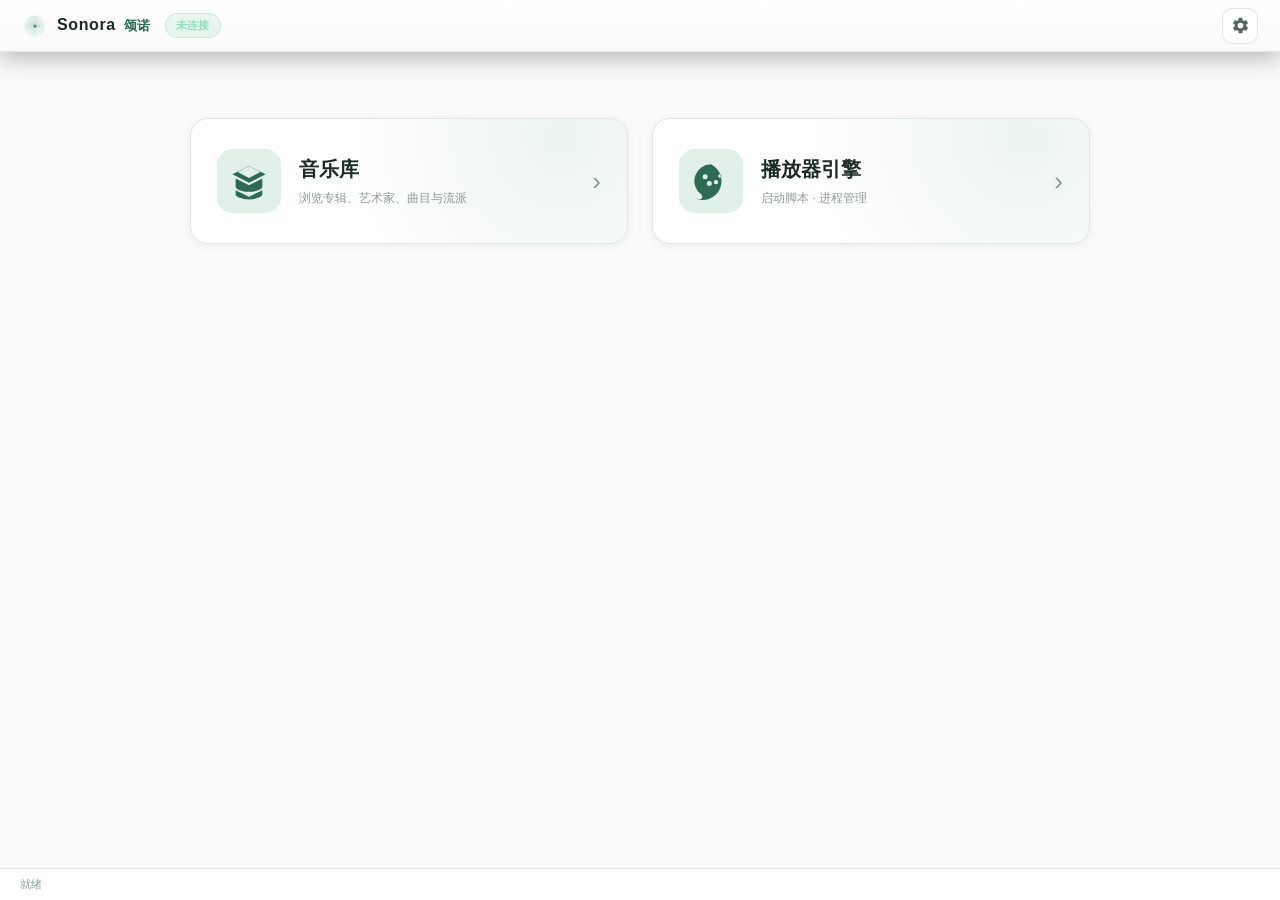
<file: sonora-web/web/index.html>
<!DOCTYPE html>
<html lang="zh-CN">
<head>
<meta charset="utf-8">
<title>Sonora 颂诺 · 高保真播放器</title>
<link rel="stylesheet" href="tokens.css">
<link rel="stylesheet" href="app.css">
<link rel="stylesheet" href="refine.css">
<link rel="stylesheet" href="refine2.css">
<link rel="stylesheet" href="refine3.css">
<link rel="stylesheet" href="refine4.css">
    <link rel="stylesheet" href="refine5.css">
    <link rel="stylesheet" href="refine6.css">
    <link rel="stylesheet" href="refine7.css">
    <link rel="stylesheet" href="refine8.css">
    <link rel="stylesheet" href="refine9.css">
    <link rel="stylesheet" href="refine10.css">
    <link rel="stylesheet" href="refine11.css">
    <link rel="stylesheet" href="refine12.css">
    <link rel="stylesheet" href="refine13.css">
    <link rel="stylesheet" href="refine14.css">
</head>
<body>
<div class="app">
  <!-- 顶栏：主页只有品牌 + 设置齿轮 -->
  <header class="topbar" id="topbar">
    <button class="back-bar" id="backBar" hidden>‹ 返回</button>
    <span class="brand" id="brandName">
      <img class="brand-logo" src="assets/logo-mark.svg" alt="">
      <span class="brand-zh">Sonora <em>颂诺</em></span>
    </span>
    <span class="brand-sub conn-badge" id="connText">未连接</span>
    <span class="spacer"></span>
    <button class="icon-btn settings-btn" id="settingsBtn" title="设置" aria-label="设置">
      <svg viewBox="0 0 24 24" width="19" height="19"><path fill="currentColor" d="M19.14 12.94a7.5 7.5 0 0 0 .05-.94 7.5 7.5 0 0 0-.05-.94l2.03-1.58a.5.5 0 0 0 .12-.64l-1.92-3.32a.5.5 0 0 0-.6-.22l-2.39.96a7.3 7.3 0 0 0-1.63-.94l-.36-2.54a.5.5 0 0 0-.5-.42h-3.84a.5.5 0 0 0-.5.42l-.36 2.54a7.3 7.3 0 0 0-1.63.94l-2.39-.96a.5.5 0 0 0-.6.22L2.73 8.84a.5.5 0 0 0 .12.64l2.03 1.58a7.5 7.5 0 0 0 0 1.88l-2.03 1.58a.5.5 0 0 0-.12.64l1.92 3.32a.5.5 0 0 0 .6.22l2.39-.96a7.3 7.3 0 0 0 1.63.94l.36 2.54a.5.5 0 0 0 .5.42h3.84a.5.5 0 0 0 .5-.42l.36-2.54a7.3 7.3 0 0 0 1.63-.94l2.39.96a.5.5 0 0 0 .6-.22l1.92-3.32a.5.5 0 0 0-.12-.64l-2.03-1.58ZM12 15.6A3.6 3.6 0 1 1 12 8.4a3.6 3.6 0 0 1 0 7.2Z"/></svg>
    </button>
    <!-- 设置下拉菜单 -->
    <div class="settings-menu" id="settingsMenu" hidden>
      <div class="sm-head">设置</div>
      <button data-nav="server"><span class="sm-ico">⛁</span>服务器设置</button>
      <button data-nav="launch"><span class="sm-ico">▣</span>播放器引擎</button>
      <button data-nav="params"><span class="sm-ico">⚙</span>参数配置</button>
      <button data-nav="update"><span class="sm-ico">⇩</span>升级与更新</button>
      <div class="sm-sep"></div>
      <button data-nav="help"><span class="sm-ico">?</span>帮助</button>
      <div class="sm-sep"></div>
      <div class="sm-theme">
        <span>主题</span>
        <div class="seg mini" id="themeSeg">
          <button data-theme="light">浅</button>
          <button data-theme="dark">深</button>
          <button data-theme="system">自动</button>
        </div>
      </div>
    </div>
  </header>

  <main class="main" id="main">
    <div class="toast" id="toast"></div>

    <!-- ============ 首页 ============ -->
    <section class="page on" id="page-home">
      <div class="home-wrap">
        <!-- 音乐库卡片（默认主入口） -->
        <div class="home-card lib-entry" id="libEntry" data-nav="lib">
          <div class="home-card-ico">
            <svg viewBox="0 0 24 24" width="40" height="40"><path fill="currentColor" d="M12 3 2 8l10 5 10-5-10-5Zm0 7.2L5.2 6.6 12 3.2l6.8 3.4L12 10.2ZM4 10.5v5.2c0 .9 3.6 2.8 8 2.8s8-1.9 8-2.8v-5.2l-8 4-8-4Zm0 7v2.8c0 .9 3.6 2.8 8 2.8s8-1.9 8-2.8v-2.8l-8 4-8-4Z"/></svg>
          </div>
          <div class="home-card-body">
            <div class="home-card-title">音乐库</div>
            <div class="home-card-sub" id="libHomeSub">浏览专辑、艺术家、曲目与流派</div>
          </div>
          <div class="home-card-arrow">›</div>
        </div>

        <!-- 启动脚本卡片 -->
        <div class="home-card launch-entry" data-nav="launch">
          <div class="home-card-ico">
            <svg viewBox="0 0 24 24" width="40" height="40"><path fill="currentColor" d="M12 2a10 10 0 0 0-6 18c.5.4.8 1 .8 1.6 0 .8-.7 1.4-1.5 1.3-1.1-.1-2.2-.3-3.2-.7A10 10 0 1 0 12 2Zm-3.5 9a1.5 1.5 0 1 1 0-3 1.5 1.5 0 0 1 0 3Zm2.5 4a1.5 1.5 0 1 1 0-3 1.5 1.5 0 0 1 0 3Zm4-1a1.3 1.3 0 1 1 0-2.6 1.3 1.3 0 0 1 0 2.6Zm2.3-4a1 1 0 1 1 0-2 1 1 0 0 1 0 2Z"/></svg>
          </div>
          <div class="home-card-body">
            <div class="home-card-title">播放器引擎</div>
            <div class="home-card-sub">启动脚本 · 进程管理</div>
          </div>
          <div class="home-card-arrow">›</div>
        </div>
      </div>
    </section>

    <!-- ============ 音乐库页 ============ -->
    <section class="page" id="page-lib">
      <!-- 未配置引导 -->
      <div class="lib-setup" id="libSetup" hidden>
        <button class="add-lib-btn" id="addLibBtn" title="添加音乐库">＋</button>
        <div class="lib-setup-title">还没有音乐库</div>
        <div class="lib-setup-sub">添加 LMS 服务器以开始浏览你的音乐收藏</div>
        <button class="btn primary" id="gotoServerBtn">添加服务器</button>
      </div>

      <div class="lib-wrap" id="libWrap">
        <div class="lib-toolbar">
          <div class="lib-cats" id="libCats">
            <button data-cat="albums" class="on">专辑</button>
            <button data-cat="artists">艺术家</button>
            <button data-cat="titles">音乐</button>
            <button data-cat="genres">流派</button>
          </div>
          <span class="spacer"></span>
          <div class="lib-search-wrap">
            <span class="search-ico">⌕</span>
            <input id="libSearch" type="text" placeholder="搜索…" autocomplete="off">
          </div>
          <button class="icon-btn lib-pl-btn" id="libPlBtn" title="打开播放列表抽屉">▤ 播放列表</button>
          <span class="tool-sep" aria-hidden="true"></span>
          <button class="icon-btn" id="sortBtn" title="排序">A↓Z</button>
          <button class="icon-btn" id="viewBtn" title="切换视图（大图标 / 列表）">▦</button>
        </div>
        <div class="crumb-bar" id="crumbBar" hidden></div>
        <div class="lib-info"><span id="libCount">—</span><span class="spacer"></span><span id="libHint" class="hint"></span></div>
        <div class="lib-scroll-wrap">
          <div class="lib-body" id="libBody">
            <div class="lib-items" id="libItems"></div>
          </div>
          <div class="alpha-bar" id="alphaBar"></div>
          <div class="alpha-tip" id="alphaTip"></div>
        </div>
      </div>

      <!-- 音乐库内播放列表抽屉 -->
      <div class="lib-pl-drawer" id="libPlDrawer" hidden>
        <div class="lpd-head">
          <b>播放列表</b>
          <span class="spacer"></span>
          <button class="lpd-x" id="libPlClose" title="关闭">×</button>
        </div>
        <div class="lpd-toolbar">
          <select id="lpdSelect" title="选择播放列表"><option value="">当前队列</option></select>
          <button id="lpdNew" title="新建播放列表">＋</button>
          <button id="lpdDel" title="删除所选播放列表">🗑</button>
          <button id="lpdRefresh" title="刷新">↻</button>
        </div>
        <div class="lpd-body" id="lpdBody">加载中…</div>
        <div class="lpd-foot" id="lpdFoot">— 首</div>
      </div>
      <div class="lib-pl-mask" id="libPlMask" hidden></div>
    </section>

    <!-- ============ 服务器设置 ============ -->
    <section class="page" id="page-server">
      <div class="settings-wrap">
        <div class="settings-head"><h2>服务器设置</h2><p class="muted">连接 LMS（Logitech Media Server）音乐服务器</p></div>
        <div class="card form-card">
          <div class="form-grid">
            <label class="field"><span>服务器地址</span><input id="svHost" type="text" placeholder="192.168.1.100"></label>
            <label class="field"><span>端口</span><input id="svPort" type="text" value="9000" placeholder="9000"></label>
            <label class="field"><span>用户名 <em>可选</em></span><input id="svUser" type="text" placeholder="留空则不认证"></label>
            <label class="field"><span>密码 <em>可选</em></span><input id="svPass" type="password" placeholder="••••••"></label>
          </div>
          <div class="form-actions">
            <button class="btn" id="svTest">测试连接</button>
            <button class="btn primary" id="svSave">保存设置</button>
            <span class="test-result" id="svResult"></span>
          </div>
          <div class="field player-field"><span>默认播放器</span>
            <select id="svPlayer"><option value="">自动选择</option></select>
          </div>
        </div>
      </div>
    </section>

    <!-- ============ 播放器引擎（设备与启动）============ -->
    <section class="page" id="page-launch">
      <div class="settings-wrap">
        <div class="settings-head"><h2>播放器引擎</h2><p class="muted">管理 squeezelite 输出设备与启动</p></div>
        <div class="card">
          <div class="row-between"><div><b>音频输出设备</b><div class="hint">从 squeezelite 扫描系统可用输出</div></div>
            <button class="btn" id="devScan">重新扫描</button></div>
          <div class="device-list" id="deviceList"><div class="empty-mini">点击「重新扫描」检测设备</div></div>
        </div>
        <div class="card" id="deviceNameCard">
          <div><b>播放器命名</b><div class="hint">LMS 服务端「播放器」列表中显示的名称；随所选设备自动生成</div></div>
          <div class="name-fields">
            <label>本机名称<input type="text" id="devHostName" placeholder="自动检测"></label>
            <label>设备简称<input type="text" id="devShort" placeholder="留空自动生成"></label>
            <label>名称模板<input type="text" id="devTemplate" value="{host} - {short}" placeholder="{host} - {short}"></label>
          </div>
          <div class="name-preview">LMS 显示名：<code id="devNamePreview">—</code></div>
          <button class="btn primary" id="devNameSave">保存命名</button>
        </div>
        <div class="card" id="syncCard">
          <div class="row-between"><div><b>多端同播</b><div class="hint">将多台 LMS 播放器组成同步组，一起播放同一首音乐</div></div>
            <button class="btn" id="syncRefresh">刷新设备</button></div>
          <div class="sync-layout">
            <div class="sync-list" id="syncList"><div class="empty-mini">加载播放器中…</div></div>
            <div class="sync-side">
              <div class="sync-master-box"><span class="overline">当前主控</span>
                <div class="sync-master-name" id="syncMasterName">—</div></div>
              <div class="sync-actions">
                <button class="btn primary" id="syncApply">开始同播</button>
                <button class="btn" id="syncStop">取消同播</button>
              </div>
              <p class="hint sync-tip">勾选设备并点选一台作为主控，其余作为从端跟随播放。</p>
            </div>
          </div>
          <div class="sync-result" id="syncResult"></div>
        </div>
        <div class="card">
          <div class="engine-status">
            <div class="engine-dot" id="engineDot"></div>
            <div><b id="engineState">引擎未运行</b><div class="hint" id="engineVer">未找到 squeezelite 可执行文件</div></div>
            <span class="spacer"></span>
            <button class="btn primary" id="engineToggle">启动引擎</button>
          </div>
          <div class="cmd-preview"><span class="overline">启动命令</span><code id="engineCmd">—</code></div>
          <div class="engine-log-wrap"><span class="overline">引擎日志</span><pre class="engine-log" id="engineLog">暂无日志</pre></div>
          <label class="switch-row"><span>开机自动启动引擎（系统级）<small class="hint" id="autoStartHint" style="margin-left:8px"></small></span><input type="checkbox" id="autoStart"><i></i></label>
        </div>
      </div>
    </section>

    <!-- ============ 参数配置 ============ -->
    <section class="page" id="page-params">
      <div class="settings-wrap">
        <div class="settings-head"><h2>参数配置</h2><p class="muted">squeezelite 启动参数，修改后实时预览命令</p></div>
        <div class="card">
          <div class="param-toolbar"><div class="param-cats" id="paramCats"></div>
            <span class="spacer"></span>
            <button class="btn" id="paramBest" title="一键套用 bit-perfect 最优音质配置">★ 一键最优</button>
            <button class="btn primary" id="paramSave">保存参数</button></div>
          <div class="param-list" id="paramList"><div class="empty-mini">加载参数中…</div></div>
        </div>
        <div class="card">
          <span class="overline">命令预览</span>
          <code class="cmd-box" id="paramPreview">—</code>
          <div class="param-problems" id="paramProblems"></div>
        </div>
      </div>
    </section>

    <!-- ============ 升级与更新 ============ -->
    <section class="page" id="page-update">
      <div class="settings-wrap">
        <div class="settings-head"><h2>升级与更新</h2><p class="muted">检查 squeezelite 与 LMS 新版本</p></div>
        <div class="card version-card">
          <div class="ver-item"><span>当前 squeezelite</span><b id="verLocal">—</b></div>
          <div class="ver-item"><span>最新 squeezelite</span><b id="verLatest">—</b></div>
          <div class="ver-item"><span>架构</span><b id="verArch">—</b></div>
          <span class="spacer"></span><button class="btn" id="checkUpdates">检查更新</button><button class="btn primary" id="doUpgrade">⟳ 立即更新 squeezelite</button>
        </div>
        <div class="card">
          <div class="row-between"><b>更新进度</b><span class="overline" id="upgradeVer">—</span></div>
          <pre class="engine-log" id="upgradeLog">尚未更新。点击「立即更新 squeezelite」下载并替换内置二进制（旧版自动备份）。</pre>
        </div>
        <div class="card">
          <div class="row-between"><div><b>更新日志</b></div><button class="btn" id="logRefresh">刷新</button></div>
          <div class="changelog" id="changeLog"><div class="empty-mini">点击「检查更新」加载</div></div>
        </div>
        <div class="card">
          <label class="switch-row"><span>启动时自动检查更新</span><input type="checkbox" id="autoUpgrade"><i></i></label>
        </div>
      </div>
    </section>

    <!-- ============ 帮助 ============ -->
    <section class="page" id="page-help">
      <div class="settings-wrap">
        <div class="settings-head"><h2>帮助</h2></div>
        <div class="card about-card">
          <span class="about-logo">SONORA</span>
          <div class="about-sub">颂诺 · 高保真播放器</div>
          <p class="muted" id="helpMeta"></p>
          <p class="hint">pywebview 渲染层 · 原创设计 · 详见项目 BRAND.md</p>
        </div>
        <div class="card">
          <b>快捷键</b>
          <div class="shortcut"><span>播放 / 暂停</span><kbd>空格</kbd></div>
          <div class="shortcut"><span>退出专注 / 播放器</span><kbd>Esc</kbd></div>
          <div class="shortcut"><span>返回主页</span><kbd>点击左上角 logo</kbd></div>
        </div>
      </div>
    </section>
  </main>

  <!-- ============ mini 播放器（底部常驻）============ -->
  <div class="mini-player" id="miniPlayer" hidden>
    <button class="mini-close" id="miniClose" title="关闭迷你播放器" aria-label="关闭">
      <svg viewBox="0 0 24 24" width="14" height="14"><path fill="currentColor" d="M18.3 5.71 12 12.01l-6.3-6.3-1.41 1.41 6.3 6.3-6.3 6.3 1.41 1.41 6.3-6.3 6.3 6.3 1.41-1.41-6.3-6.3 6.3-6.3z"/></svg>
    </button>
    <div class="mini-cover" id="miniCover"><span class="ph">♪</span></div>
    <div class="mini-info">
      <div class="mini-title" id="miniTitle">—</div>
      <div class="mini-artist" id="miniArtist"></div>
    </div>
    <div class="mini-progress"><i id="miniFill"></i></div>
    <div class="mini-time" id="miniTime">0:00 / 0:00</div>
    <div class="mini-ctrls">
      <button class="mini-ctrl" id="miniPrev" title="上一首">‹‹</button>
      <button class="mini-ctrl play" id="miniPlay" title="播放/暂停">▶</button>
      <button class="mini-ctrl" id="miniNext" title="下一首">››</button>
    </div>
    <div class="mode-ctrls" id="modeCtrls">
      <button data-mode="seq" class="on" title="顺序播放">⇢</button>
      <button data-mode="loop" title="列表循环">⟳</button>
      <button data-mode="one" title="单曲循环">⟳<small>1</small></button>
      <button data-mode="shuffle" title="随机播放">⤨</button>
    </div>
    <div class="vol-ctrl">
      <button class="mute-btn" id="miniMute" title="静音/恢复" aria-label="静音">
        <svg viewBox="0 0 24 24" width="18" height="18"><path fill="currentColor" d="M3 9v6h4l5 5V4L7 9H3zm13.5 3a4.5 4.5 0 0 0-2.5-4.03v8.05A4.5 4.5 0 0 0 16.5 12zM14 3.23v2.06a7 7 0 0 1 0 13.42v2.06a9 9 0 0 0 0-17.54z"/></svg>
      </button>
      <input type="range" id="volSlider" min="0" max="100" value="60" title="音量">
    </div>
  </div>

  <!-- ============ 常规播放器（点击封面进入）============ -->
  <div class="player-screen" id="playerScreen" hidden>
    <div class="player-bg" id="playerBg"></div>
    <div class="player-top">
      <button class="icon-btn" id="collapsePlayer" title="收起">⌄</button>
      <span class="spacer"></span>
      <button class="icon-btn focus-btn" id="focusBtn" title="专注模式">
        <svg viewBox="0 0 24 24" width="18" height="18"><path fill="currentColor" d="M4 4h6v2H6v4H4V4Zm10 0h6v6h-2V6h-4V4ZM4 14h2v4h4v2H4v-6Zm14 0h2v6h-6v-2h4v-4Z"/></svg>
        <span>专注</span>
      </button>
    </div>
    <div class="player-content">
      <div class="player-left">
        <div class="player-cover" id="playerCover"><span class="ph">♪</span></div>
        <div class="led" id="ledPanel">
          <div class="led-screen">
            <div class="led-row"><span>FORMAT</span><b id="ledFmt">—</b></div>
            <div class="led-row"><span>RATE</span><b id="ledRate">—</b></div>
            <div class="led-row"><span>BITS</span><b id="ledBits">—</b></div>
            <div class="led-row"><span>BITRATE</span><b id="ledBitrate">—</b></div>
            <div class="led-status" id="ledStatus">NO SIGNAL</div>
          </div>
        </div>
      </div>
      <div class="player-right">
        <div class="player-meta">
          <div class="title-row"><div class="player-title" id="playerTitle">—</div><button class="fav-btn" id="pFav" title="收藏/取消收藏">♡</button></div>
          <div class="player-artist" id="playerArtist"></div>
          <div class="player-album" id="playerAlbum"></div>
        </div>
        <div class="player-progress">
          <div class="pbar"><i id="playerFill"></i></div>
          <div class="ptimes"><span id="playerCur">0:00</span><span id="playerDur">0:00</span></div>
        </div>
        <div class="player-transport">
          <button id="pPrev">‹‹</button>
          <button id="pPlay" class="primary">▶</button>
          <button id="pNext">››</button>
        </div>
        <div class="player-subctrls">
          <div class="mode-ctrls" id="pModeCtrls">
            <button data-mode="seq" class="on" title="顺序播放">⇢</button>
            <button data-mode="loop" title="列表循环">⟳</button>
            <button data-mode="one" title="单曲循环">⟳<small>1</small></button>
            <button data-mode="shuffle" title="随机播放">⤨</button>
          </div>
          <label class="p-vol">
            <button class="mute-btn" id="pMute" title="静音/恢复" aria-label="静音">
              <svg viewBox="0 0 24 24" width="18" height="18"><path fill="currentColor" d="M3 9v6h4l5 5V4L7 9H3zm13.5 3a4.5 4.5 0 0 0-2.5-4.03v8.05A4.5 4.5 0 0 0 16.5 12zM14 3.23v2.06a7 7 0 0 1 0 13.42v2.06a9 9 0 0 0 0-17.54z"/></svg>
            </button>
            <input type="range" id="pVolSlider" min="0" max="100" value="60" title="音量"></label>
        </div>
        <div class="panel-toggles" id="panelToggles">
          <button data-panel="playlist" class="on">▤ 播放列表</button>
          <button data-panel="lyrics" class="on">≡ 歌词</button>
          <button data-panel="albumBio">◫ 专辑简介</button>
          <button data-panel="artistBio">◙ 歌手简介</button>
        </div>
        <div class="player-panels" id="playerPanels">
          <div class="ppanel" data-panel="playlist"><div class="ppanel-head">播放列表 <span class="ppanel-x" data-close="playlist">×</span></div><div class="pl-toolbar"><select id="plSelect" title="选择播放列表"><option value="">当前队列</option></select><button id="plNew" title="新建播放列表">＋</button><button id="plDel" title="删除所选播放列表">🗑</button><button id="plRefresh" title="刷新">↻</button></div><div class="ppanel-body" id="playlistBox">暂无播放列表</div><div class="ppanel-resize" title="拖动调整高度 · 双击复位"></div></div>
          <div class="ppanel" data-panel="lyrics"><div class="ppanel-head"><span>歌词 <small class="lyric-src-tag" id="lyricSrcTag"></small></span><span class="ppanel-actions"><button class="lyric-pick-btn" id="lyricPickBtn" title="选择/修正歌词来源">⇄ 选源</button><span class="ppanel-x" data-close="lyrics">×</span></span></div><div class="ppanel-body" id="lyricsBox">暂无歌词</div><div class="ppanel-resize" title="拖动调整高度 · 双击复位"></div></div>
          <div class="ppanel" data-panel="albumBio" hidden><div class="ppanel-head">专辑简介 <span class="ppanel-x" data-close="albumBio">×</span></div><div class="ppanel-body" id="albumBioBox">暂无专辑简介</div><div class="ppanel-resize" title="拖动调整高度 · 双击复位"></div></div>
          <div class="ppanel" data-panel="artistBio" hidden><div class="ppanel-head">歌手简介 <span class="ppanel-x" data-close="artistBio">×</span></div><div class="ppanel-body" id="artistBioBox">暂无歌手简介</div><div class="ppanel-resize" title="拖动调整高度 · 双击复位"></div></div>
        </div>
      </div>
    </div>
  </div>

  <!-- ============ 专注大屏模式 ============ -->
  <div class="focus-screen" id="focusScreen" hidden>
    <div class="focus-bg" id="focusBg"></div>
    <div class="focus-top">
      <span class="focus-player" id="focusPlayer">播放器</span>
      <span class="spacer"></span>
      <div class="mode-ctrls focus-mode" id="fModeCtrls">
        <button data-mode="seq" class="on" title="顺序播放">⇢</button>
        <button data-mode="loop" title="列表循环">⟳</button>
        <button data-mode="one" title="单曲循环">⟳<small>1</small></button>
        <button data-mode="shuffle" title="随机播放">⤨</button>
      </div>
      <div class="focus-toggles" id="focusToggles">
        <button data-fpanel="playlist" title="播放列表">▤</button>
        <button data-fpanel="info" title="曲目信息">ⓘ</button>
        <button data-fpanel="artistBio" title="歌手简介">◙</button>
        <button data-fpanel="lyricsOn" class="on" title="显示/隐藏歌词">≡</button>
        <button data-fpanel="lyricPick" title="选择/修正歌词来源">⇄</button>
      </div>
      <button class="icon-btn focus-exit" id="focusExit" title="退出专注模式">⤡</button>
    </div>
    <div class="focus-content">
      <div class="focus-cover-col">
        <div class="focus-cover" id="focusCover"><span class="ph">♪</span></div>
        <!-- 可视化层独立于 focusCover：coverHtml() 切歌时会整体重写 focusCover，
             故 canvas/切换条/状态必须放在兄弟层，用绝对定位叠加在封面上 -->
        <div class="viz-layer" id="vizLayer">
          <canvas id="vizCanvas" class="viz-canvas"></canvas>
          <div class="viz-switch" id="vizSwitch" title="切换可视化效果">
            <button data-viz="bars" class="on" title="频谱柱">▥</button>
            <button data-viz="wave" title="波形">〜</button>
            <button data-viz="circle" title="环形频谱">◎</button>
            <button data-viz="off" title="关闭可视化">○</button>
          </div>
          <div class="viz-status" id="vizStatus"></div>
        </div>
      </div>
      <div class="focus-mid">
        <div class="focus-meta">
          <div class="focus-title" id="focusTitle">—</div>
          <div class="focus-artist" id="focusArtist"></div>
          <div class="focus-album" id="focusAlbum"></div>
        </div>
        <div class="focus-lyrics" id="focusLyrics"></div>
      </div>
      <!-- 弹出侧栏 -->
      <aside class="focus-aside" id="focusAside" hidden>
        <div class="fa-head"><span id="faTitle">播放列表</span><button id="faClose">×</button></div>
        <div class="fa-body" id="faBody"></div>
      </aside>
    </div>
    <div class="focus-bottom">
      <div class="focus-pbar"><i id="focusFill"></i></div>
      <div class="focus-ctrls">
        <button id="fPrev">‹‹</button>
        <button id="fPlay" class="play">▶</button>
        <button id="fNext">››</button>
      </div>
      <div class="focus-times"><span id="focusCur">0:00</span><span id="focusDur">0:00</span></div>
    </div>
  </div>

  <!-- ===== 右键上下文菜单 ===== -->
  <div class="ctx-menu" id="ctxMenu" hidden>
    <button data-act="play"><span class="cx-ico">▶</span>立即播放</button>
    <button data-act="next"><span class="cx-ico">⤼</span>下一首播放</button>
    <button data-act="queue"><span class="cx-ico">＋</span>加入当前队列</button>
    <button data-act="pl"><span class="cx-ico">▤</span>加入播放列表…</button>
    <button data-act="fav"><span class="cx-ico">♥</span><span class="fav-label">收藏</span></button>
    <div class="cx-sep"></div>
    <button data-act="drill"><span class="cx-ico">⌄</span>查看曲目</button>
    <button data-act="info"><span class="cx-ico">ⓘ</span>显示信息</button>
  </div>

  <!-- ===== 信息弹窗 ===== -->
  <div class="modal-mask" id="infoModal" hidden>
    <div class="modal-box">
      <div class="modal-head"><b id="infoTitle">曲目信息</b><button id="infoClose">×</button></div>
      <div class="modal-body" id="infoBody"></div>
    </div>
  </div>

  <!-- ===== 加入播放列表弹窗 ===== -->
  <div class="modal-mask" id="plModal" hidden>
    <div class="modal-box">
      <div class="modal-head"><b>加入播放列表</b><button id="plModalClose">×</button></div>
      <div class="modal-body" id="plModalBody"></div>
    </div>
  </div>

  <!-- ===== 歌词选源弹窗 ===== -->
  <div class="modal-mask" id="lyricModal" hidden>
    <div class="modal-box lyric-modal-box">
      <div class="modal-head"><b>选择歌词来源</b><button id="lyricModalClose">×</button></div>
      <div class="lyric-modal-meta" id="lyricModalMeta"></div>
      <div class="lyric-paste">
        <textarea id="lyricPaste" rows="3" placeholder="也可直接粘贴 LRC / 纯文本歌词，点「使用此歌词」"></textarea>
        <div class="lyric-paste-btns">
          <button class="btn primary" id="lyricUsePaste">使用此歌词</button>
          <button class="btn" id="lyricClearChoice">恢复默认歌词</button>
        </div>
      </div>
      <div class="lyric-src-list" id="lyricSrcList"><div class="empty-mini">加载中…</div></div>
    </div>
  </div>

  <footer class="foot" id="foot"><span id="status">就绪</span><span class="spacer" style="flex:1"></span><span id="footVer"></span></footer>
</div>
<script src="app.js"></script>
</body>
</html>
</file>
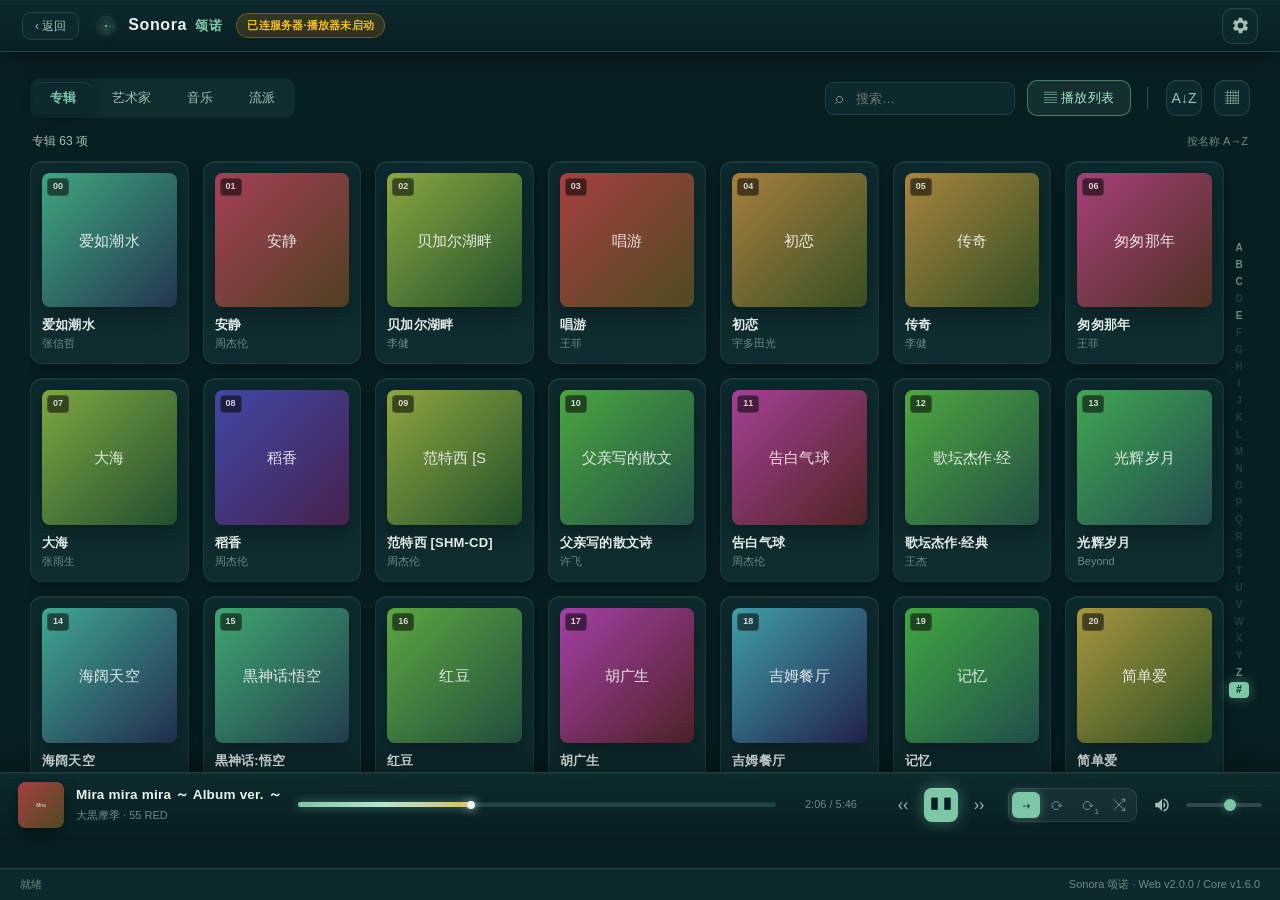
<file: sonora-web/preview.html>
<!DOCTYPE html>
<html lang="zh-CN">
<head>
<meta charset="utf-8">
<title>Sonora 颂诺 · 高保真播放器</title>
<style>
/* Design tokens — 源自 docs/design/design-tokens.json v1.1 + v1.6.0 THEMES */
:root {
  --bg:#FAFAFA; --topbar:#FFFFFF; --surface:#FFFFFF; --surface2:#F5F8F6;
  --card:#FFFFFF; --card-border:#E0E7E3; --border:#E0E7E3; --divider:#E4EAE7;
  --text:#1B2A26; --text2:#53655E; --text3:#8E9B95;
  --primary:#2F6B52; --primary-dark:#2A5F49; --on-primary:#FFFFFF;
  --accent:#2F6B52; --brand:#589E81; --on-accent:#FFFFFF;
  --ok:#3E7D62; --warn:#9A6100; --error:#B5352B;
  --sel:#E2F0EA; --sel-text:#2F6B52; --hover:#EEF5F1; --selected:#E2F0EA;
  --disabled:#8E9B95; --link:#2F6B52; --cover-pad:#E9EEF0;
  --prog-bg:#DCE5E0; --prog-fg:#589E81;
  --scroll:#E0E7E3; --scroll-active:#2F6B52;
  --fs-hero:42px; --fs-hero-focus:56px; --fs-title:24px; --fs-subtitle:17px;
  --fs-body:14px; --fs-caption:12px; --fs-overline:10px;
  --radius:12px; --radius-sm:8px; --radius-lg:16px;
  --shadow:0 8px 32px rgba(27,42,38,.10);
  --shadow-sm:0 2px 10px rgba(27,42,38,.06);
  --glass:blur(24px) saturate(150%);
  --font:"PingFang SC","Noto Sans CJK SC","SF Pro Display",-apple-system,BlinkMacSystemFont,"Segoe UI",sans-serif;
}
[data-theme="dark"] {
  --bg:#081F22; --topbar:#0D292D; --surface:#0D292D; --surface2:#0F2C2F;
  --card:#0D292D; --card-border:#22444A; --border:#22444A; --divider:#22444A;
  --text:#EAF3EF; --text2:#A6BDB6; --text3:#6E8984;
  --primary:#7CC7A6; --primary-dark:#6DB99A; --on-primary:#081F22;
  --accent:#7CC7A6; --brand:#6CAC92; --on-accent:#081F22;
  --ok:#7CC7A6; --warn:#E9B15C; --error:#F0857A;
  --sel:#17453E; --sel-text:#EAF3EF; --hover:#153A3C; --selected:#17453E;
  --disabled:#6E8984; --link:#7CC7A6; --cover-pad:#12332F;
  --prog-bg:#22444A; --prog-fg:#6CAC92;
  --scroll:#22444A; --scroll-active:#7CC7A6;
  --shadow:0 8px 32px rgba(0,0,0,.45);
  --shadow-sm:0 2px 10px rgba(0,0,0,.3);
}
* { box-sizing:border-box; margin:0; padding:0; }
html,body { height:100%; }
body { font-family:var(--font); background:var(--bg); color:var(--text);
  font-size:var(--fs-body); line-height:1.55; overflow:hidden;
  transition:background .25s,color .25s; }
button { font-family:inherit; cursor:pointer; }
::-webkit-scrollbar { width:10px; height:10px; }
::-webkit-scrollbar-thumb { background:var(--scroll); border-radius:6px; }
::-webkit-scrollbar-thumb:hover { background:var(--scroll-active); }

/* ================= App shell ================= */
[hidden] { display:none !important; }
.app { display:flex; flex-direction:column; height:100vh; }
.topbar { height:52px; flex:none; display:flex; align-items:center; gap:14px;
  padding:0 22px; background:var(--topbar); border-bottom:1px solid var(--border);
  position:relative; z-index:80; }
.brand { display:flex; align-items:center; gap:9px; font-size:16px; font-weight:700; color:var(--text); letter-spacing:.3px; cursor:pointer; }
.brand-logo { width:26px; height:26px; flex:none; border-radius:7px; }
.brand-zh { white-space:nowrap; }
.brand-zh em { font-style:normal; font-size:13px; font-weight:600; color:var(--primary); margin-left:3px; }
.brand-sub { font-size:12px; color:var(--text3); }
.spacer { flex:1; }
.icon-btn { width:36px; height:36px; display:flex; align-items:center; justify-content:center;
  border:1px solid var(--border); background:var(--surface); color:var(--text2);
  border-radius:10px; transition:.15s; font-size:14px; }
.icon-btn:hover { background:var(--hover); color:var(--primary); border-color:var(--primary); }
.settings-btn.on { background:var(--selected); color:var(--primary); border-color:var(--primary); }

/* 设置下拉菜单 */
.settings-menu { position:absolute; top:46px; right:20px; width:230px;
  background:var(--card); border:1px solid var(--card-border); border-radius:14px;
  box-shadow:var(--shadow); padding:8px; z-index:100;
  animation:menuIn .16s ease-out; }
@keyframes menuIn { from{opacity:0; transform:translateY(-6px)} to{opacity:1; transform:none} }
.sm-head { font-size:11px; font-weight:600; color:var(--text3); padding:6px 10px 8px; letter-spacing:1px; }
.settings-menu > button { display:flex; align-items:center; gap:12px; width:100%;
  border:0; background:transparent; color:var(--text); padding:10px 12px;
  font-size:13px; border-radius:9px; text-align:left; }
.settings-menu > button:hover { background:var(--hover); color:var(--primary); }
.sm-ico { width:20px; text-align:center; font-size:15px; color:var(--text2); }
.settings-menu > button:hover .sm-ico { color:var(--primary); }
.sm-sep { height:1px; background:var(--divider); margin:6px 8px; }
.sm-theme { display:flex; align-items:center; justify-content:space-between; padding:8px 12px; font-size:12px; color:var(--text2); }
.seg { display:flex; border:1px solid var(--border); border-radius:8px; overflow:hidden; }
.seg button { border:0; background:var(--topbar); color:var(--text2); padding:5px 11px; font-size:11px; }
.seg button.on { background:var(--selected); color:var(--primary); font-weight:600; }
.seg.mini button { padding:4px 9px; font-size:10px; }

.main { flex:1; overflow:hidden; position:relative; }
.page { display:none; height:100%; overflow:auto; padding:26px 30px; }
.page.on { display:block; }
.toast { position:absolute; top:16px; left:50%; transform:translateX(-50%) translateY(-8px);
  background:var(--card); border:1px solid var(--card-border); border-radius:10px;
  padding:10px 18px; box-shadow:var(--shadow); font-size:12px; opacity:0;
  transition:.25s; pointer-events:none; z-index:200; }
.toast.show { opacity:1; transform:translateX(-50%) translateY(0); }

/* ================= 首页 ================= */
.home-wrap { max-width:900px; margin:40px auto; display:grid;
  grid-template-columns:repeat(2,1fr); gap:24px; }
.home-card { display:flex; align-items:center; gap:18px; padding:30px 26px;
  background:var(--card); border:1px solid var(--card-border); border-radius:18px;
  box-shadow:var(--shadow-sm); cursor:pointer; transition:.2s; position:relative; overflow:hidden; }
.home-card::after { content:""; position:absolute; inset:0;
  background:radial-gradient(circle at 85% 15%,rgba(88,158,129,.12),transparent 55%); pointer-events:none; }
.home-card:hover { transform:translateY(-3px); box-shadow:var(--shadow); border-color:var(--primary); }
.home-card-ico { width:64px; height:64px; flex:none; display:flex; align-items:center; justify-content:center;
  border-radius:16px; background:var(--sel); color:var(--primary); }
.home-card-body { flex:1; min-width:0; }
.home-card-title { font-size:20px; font-weight:700; color:var(--text); }
.home-card-sub { font-size:12px; color:var(--text3); margin-top:4px; }
.home-card-arrow { font-size:26px; color:var(--text3); }
.placeholder-ico { font-size:56px; text-align:center; padding:30px; opacity:.5; }

/* 返回按钮（置于顶栏，不再悬浮遮挡封面） */
.back-bar { flex:none; display:flex; align-items:center; gap:3px;
  border:1px solid var(--border); background:var(--surface); color:var(--text2);
  padding:7px 12px; border-radius:9px; font-size:12px; line-height:1; }
.back-bar:hover { color:var(--primary); border-color:var(--primary); background:var(--hover); }

/* ================= 音乐库 ================= */
.lib-setup { display:flex; flex-direction:column; align-items:center; justify-content:center;
  height:70%; gap:14px; text-align:center; }
.add-lib-btn { width:78px; height:78px; border-radius:22px; border:2px dashed var(--primary);
  background:var(--sel); color:var(--primary); font-size:40px; line-height:1; cursor:pointer;
  transition:.2s; }
.add-lib-btn:hover { background:var(--selected); transform:scale(1.05); }
.lib-setup-title { font-size:20px; font-weight:700; margin-top:6px; }
.lib-setup-sub { font-size:13px; color:var(--text3); max-width:320px; }
.btn { padding:10px 20px; border-radius:9px; border:1px solid var(--border);
  background:var(--surface); color:var(--text); font-size:13px; cursor:pointer; }
.btn.primary { background:var(--primary); color:var(--on-primary); border-color:var(--primary); }
.btn:hover { filter:brightness(1.05); }

.lib-wrap { display:flex; flex-direction:column; height:100%; }
.lib-toolbar { display:flex; align-items:center; gap:12px; flex:none; }
.lib-cats { display:flex; gap:4px; background:var(--surface2); padding:4px; border-radius:11px; }
.lib-cats button { border:0; background:transparent; color:var(--text2); padding:7px 16px;
  border-radius:8px; font-size:13px; transition:.15s; }
.lib-cats button.on { background:var(--card); color:var(--primary); font-weight:600; box-shadow:var(--shadow-sm); }
.lib-search-wrap { position:relative; }
.lib-search-wrap .search-ico { position:absolute; left:10px; top:50%; transform:translateY(-50%);
  color:var(--text3); font-size:16px; }
.lib-search-wrap input { width:190px; padding:8px 12px 8px 30px; border:1px solid var(--border);
  background:var(--surface); color:var(--text); border-radius:9px; font-size:13px; outline:none; }
.lib-search-wrap input:focus { border-color:var(--primary); }
.lib-info { display:flex; align-items:center; padding:14px 2px 10px; font-size:12px; color:var(--text2); flex:none; }
.hint { color:var(--text3); font-size:11px; }
.lib-scroll-wrap { position:relative; flex:1; min-height:0; }
.lib-body { height:100%; overflow:auto; position:relative; padding-right:26px; }
.lib-items { display:grid; gap:14px; }
/* 网格视图 */
.lib-items.grid { grid-template-columns:repeat(auto-fill,minmax(140px,1fr)); }
.lib-item.grid { display:flex; flex-direction:column; gap:8px; padding:10px;
  background:var(--card); border:1px solid var(--card-border); border-radius:12px;
  cursor:pointer; transition:.15s; }
.lib-item.grid:hover { border-color:var(--primary); transform:translateY(-2px); box-shadow:var(--shadow-sm); }
.lib-item .thumb { width:100%; aspect-ratio:1; border-radius:8px; overflow:hidden;
  background:var(--cover-pad); display:flex; align-items:center; justify-content:center; position:relative; }
.lib-item .thumb img { width:100%; height:100%; object-fit:cover; }
.lib-item .thumb .ph { font-size:34px; color:var(--text3); }
.lib-item .idx { position:absolute; left:5px; top:5px; font-size:9px; color:rgba(255,255,255,.8);
  background:rgba(0,0,0,.45); padding:1px 5px; border-radius:4px; font-variant-numeric:tabular-nums; }
.lib-item .it-title { font-size:12px; font-weight:600; color:var(--text);
  white-space:nowrap; overflow:hidden; text-overflow:ellipsis; }
.lib-item .it-sub { font-size:11px; color:var(--text3);
  white-space:nowrap; overflow:hidden; text-overflow:ellipsis; }
/* 列表视图 */
.lib-items.list { grid-template-columns:1fr; gap:2px; }
.lib-item.list { display:flex; align-items:center; gap:12px; padding:6px 10px;
  border-radius:8px; cursor:pointer; }
.lib-item.list:hover { background:var(--hover); }
.lib-item.list .thumb { width:42px; height:42px; aspect-ratio:auto; flex:none; border-radius:6px; }
.lib-item.list .thumb .ph { font-size:18px; }
.lib-item.list .idx { display:none; }
.lib-item.list .it-main { flex:1; min-width:0; }
.lib-item.list .it-title { font-size:13px; }
.lib-item.list .it-sub { font-size:11px; }
.lib-item.list .it-extra { font-size:11px; color:var(--text3); font-variant-numeric:tabular-nums; }
/* 首字母栏 */
.alpha-bar { position:absolute; right:0; top:0; bottom:0; width:22px;
  display:flex; flex-direction:column; align-items:center; justify-content:center;
  gap:1px; z-index:5; }
.alpha-bar button { border:0; background:transparent; color:var(--text3); font-size:10px;
  width:20px; height:15px; line-height:15px; padding:0; border-radius:4px; font-weight:600; }
.alpha-bar button:hover, .alpha-bar button.on { color:var(--primary); background:var(--sel); }
.alpha-bar button.disabled { opacity:.25; pointer-events:none; }
.alpha-tip { position:absolute; right:30px; top:50%; transform:translateY(-50%);
  width:56px; height:56px; display:none; align-items:center; justify-content:center;
  background:rgba(47,107,82,.92); color:#fff; font-size:28px; font-weight:700;
  border-radius:14px; z-index:6; pointer-events:none; }
.alpha-tip.show { display:flex; }
.alpha-anchor { height:0; }

/* ================= mini 播放器 ================= */
.mini-player { position:fixed; left:0; right:0; bottom:32px; height:64px; z-index:60;
  display:flex; align-items:center; gap:12px; padding:0 18px;
  background:var(--topbar); border-top:1px solid var(--border); box-shadow:0 -4px 20px rgba(0,0,0,.12);
  animation:miniIn .3s cubic-bezier(.2,.8,.2,1); }
@keyframes miniIn { from{transform:translateY(100%)} to{transform:none} }
.mini-cover { width:46px; height:46px; flex:none; border-radius:8px; overflow:hidden;
  background:var(--cover-pad); display:flex; align-items:center; justify-content:center;
  cursor:pointer; box-shadow:var(--shadow-sm); }
.mini-cover img { width:100%; height:100%; object-fit:cover; }
.mini-cover .ph { font-size:20px; color:var(--text3); }
.mini-info { width:210px; min-width:0; }
.mini-title { font-size:13px; font-weight:600; white-space:nowrap; overflow:hidden; text-overflow:ellipsis; }
.mini-artist { font-size:11px; color:var(--text3); white-space:nowrap; overflow:hidden; text-overflow:ellipsis; margin-top:2px; }
.mini-progress { flex:1; height:4px; background:var(--prog-bg); border-radius:2px; overflow:hidden; }
.mini-progress i { display:block; height:100%; width:0; background:var(--prog-fg); transition:width .3s; }
.mini-time { font-size:11px; color:var(--text3); font-variant-numeric:tabular-nums; width:86px; text-align:center; }
.mini-ctrls { display:flex; align-items:center; gap:4px; }
.mini-ctrl { width:34px; height:34px; border:0; background:transparent; color:var(--text2);
  font-size:16px; border-radius:8px; }
.mini-ctrl:hover { background:var(--hover); color:var(--primary); }
.mini-ctrl.play { background:var(--primary); color:var(--on-primary); font-size:13px; }
.foot { height:32px; flex:none; display:flex; align-items:center; gap:10px; padding:0 20px;
  background:var(--topbar); border-top:1px solid var(--border); font-size:11px; color:var(--text3); }

/* ================= 常规播放器 ================= */
.player-screen { position:fixed; inset:0; z-index:120; overflow:hidden; background:var(--bg);
  animation:fadeIn .25s; }
@keyframes fadeIn { from{opacity:0} to{opacity:1} }
.player-bg { position:absolute; inset:-40px; background-size:cover; background-position:center;
  filter:blur(60px) saturate(140%); opacity:.32; transform:scale(1.1); }
.player-bg::after { content:""; position:absolute; inset:0;
  background:linear-gradient(135deg,rgba(8,31,34,.55),rgba(8,31,34,.85)); }
.player-top { position:relative; z-index:2; display:flex; align-items:center; gap:12px;
  padding:16px 24px; }
.focus-btn { gap:7px; padding:0 14px; width:auto; }
.focus-btn span { font-size:12px; }
.player-content { position:relative; z-index:2; display:grid;
  grid-template-columns:minmax(300px,440px) 1fr; gap:34px; max-width:1180px;
  margin:0 auto; padding:10px 30px 40px; height:calc(100% - 70px); }
.player-left { display:flex; flex-direction:column; gap:20px; min-width:0; }
.player-cover { width:100%; aspect-ratio:1; border-radius:18px; overflow:hidden;
  background:var(--cover-pad); display:flex; align-items:center; justify-content:center;
  box-shadow:0 16px 48px rgba(0,0,0,.45); border:1px solid rgba(255,255,255,.14); }
.player-cover img { width:100%; height:100%; object-fit:cover; }
.player-cover .ph { font-size:60px; color:var(--text3); }
/* LED 点阵屏 */
.led { border-radius:12px; padding:3px; background:linear-gradient(145deg,#0a1410,#121e18);
  box-shadow:inset 0 1px 3px rgba(255,255,255,.08),0 4px 14px rgba(0,0,0,.4); }
.led-screen { background:#0b1510; border:1px solid #1c3324; border-radius:9px;
  padding:12px 14px; font-family:"Courier New",ui-monospace,monospace; }
.led-row { display:flex; justify-content:space-between; align-items:baseline;
  padding:3px 0; font-size:11px; letter-spacing:1px; }
.led-row span { color:#3d6b4a; }
.led-row b { color:#7ce0a0; font-weight:700; text-shadow:0 0 8px rgba(124,224,160,.55); letter-spacing:1.5px; }
.led-status { margin-top:8px; padding-top:8px; border-top:1px dashed #1c3324;
  color:#e0b74c; font-size:10px; letter-spacing:2px; text-shadow:0 0 8px rgba(224,183,76,.5); }
.led-status.ok { color:#7ce0a0; text-shadow:0 0 8px rgba(124,224,160,.55); }
.player-right { display:flex; flex-direction:column; min-width:0; gap:18px; }
.player-title { font-size:34px; font-weight:700; line-height:1.2; color:#fff; word-break:break-word; }
.player-artist { font-size:17px; color:rgba(255,255,255,.8); margin-top:6px; }
.player-album { font-size:13px; color:rgba(255,255,255,.5); margin-top:2px; }
.player-progress .pbar { height:6px; background:rgba(255,255,255,.16); border-radius:3px; overflow:hidden; }
.player-progress .pbar i { display:block; height:100%; width:0;
  background:linear-gradient(90deg,#7cc7a6,#e0b74c); border-radius:3px; transition:width .3s; }
.ptimes { display:flex; justify-content:space-between; font-size:11px;
  color:rgba(255,255,255,.55); margin-top:6px; font-variant-numeric:tabular-nums; }
.player-transport { display:flex; gap:12px; justify-content:center; }
.player-transport button { width:58px; height:44px; border:1px solid rgba(255,255,255,.2);
  background:rgba(255,255,255,.08); color:#fff; border-radius:12px; font-size:17px; transition:.15s; }
.player-transport button:hover { background:rgba(255,255,255,.16); }
.player-transport button.primary { background:#7cc7a6; color:#081f22; border-color:#7cc7a6; font-size:15px; }
.panel-toggles { display:flex; gap:8px; flex-wrap:wrap; }
.panel-toggles button { padding:7px 13px; border:1px solid rgba(255,255,255,.18);
  background:rgba(255,255,255,.06); color:rgba(255,255,255,.7); border-radius:9px; font-size:12px; }
.panel-toggles button.on { background:rgba(124,199,166,.2); color:#a5e6c8; border-color:#7cc7a6; }
.player-panels { flex:1; display:grid; grid-template-columns:repeat(2,1fr); gap:12px;
  overflow:auto; align-content:start; }
.ppanel { background:rgba(8,31,34,.4); border:1px solid rgba(255,255,255,.12);
  border-radius:12px; overflow:hidden; backdrop-filter:blur(10px); }
.ppanel[hidden] { display:none; }
.ppanel-head { display:flex; justify-content:space-between; align-items:center;
  padding:9px 13px; font-size:12px; font-weight:600; color:#a5e6c8;
  border-bottom:1px solid rgba(255,255,255,.1); }
.ppanel-x { cursor:pointer; font-size:16px; color:rgba(255,255,255,.5); }
.ppanel-body { padding:12px 14px; font-size:12px; line-height:1.8;
  color:rgba(255,255,255,.8); max-height:220px; overflow:auto; }
.lyric-line { padding:2px 0; color:rgba(255,255,255,.45); transition:.2s; }
.lyric-line.cur { color:#a5e6c8; font-weight:600; }
.pl-row { display:flex; gap:8px; padding:5px 6px; border-radius:6px; cursor:pointer; }
.pl-row:hover { background:rgba(255,255,255,.08); }
.pl-row.cur { background:rgba(124,199,166,.16); }
.pl-row .pl-n { width:20px; color:rgba(255,255,255,.4); font-variant-numeric:tabular-nums; }
.pl-row .pl-t { flex:1; white-space:nowrap; overflow:hidden; text-overflow:ellipsis; }
.src-badge { display:inline-block; font-size:10px; padding:2px 7px; background:rgba(124,199,166,.2);
  color:#a5e6c8; border-radius:5px; margin-bottom:8px; }

/* ================= 专注大屏模式 ================= */
.focus-screen { position:fixed; inset:0; z-index:160; background:#0a1416; overflow:hidden;
  animation:fadeIn .3s; }
.focus-bg { position:absolute; inset:-60px; background-size:cover; background-position:center;
  filter:blur(80px) saturate(150%); opacity:.4; transform:scale(1.15); }
.focus-bg::after { content:""; position:absolute; inset:0;
  background:linear-gradient(120deg,rgba(6,18,20,.5),rgba(6,18,20,.82)); }
.focus-top { position:relative; z-index:3; display:flex; align-items:center; gap:14px;
  padding:16px 26px; }
.focus-player { font-size:12px; color:rgba(255,255,255,.6); display:flex; align-items:center; gap:7px; }
.focus-player::before { content:""; width:7px; height:7px; border-radius:50%; background:#7cc7a6; }
.focus-toggles { display:flex; gap:6px; }
.focus-toggles button { width:34px; height:34px; border:1px solid rgba(255,255,255,.16);
  background:rgba(255,255,255,.05); color:rgba(255,255,255,.65); border-radius:9px; font-size:15px; }
.focus-toggles button.on { background:rgba(124,199,166,.2); color:#a5e6c8; border-color:#7cc7a6; }
.focus-exit { background:rgba(255,255,255,.05); color:rgba(255,255,255,.7); border-color:rgba(255,255,255,.16); }
.focus-content { position:relative; z-index:2; display:flex; gap:40px; height:calc(100% - 190px);
  padding:0 40px; align-items:center; max-width:1600px; margin:0 auto; }
.focus-cover-col { flex:none; width:min(38vw,440px); }
.focus-cover { width:100%; aspect-ratio:1; border-radius:16px; overflow:hidden;
  border:5px solid rgba(255,255,255,.9); box-shadow:0 24px 70px rgba(0,0,0,.6);
  display:flex; align-items:center; justify-content:center; background:var(--cover-pad); }
.focus-cover img { width:100%; height:100%; object-fit:cover; }
.focus-cover .ph { font-size:70px; color:rgba(255,255,255,.4); }
.focus-mid { flex:1; min-width:0; display:flex; flex-direction:column; height:100%;
  padding:30px 0; align-items:center; text-align:center; }
.focus-title { font-size:44px; font-weight:700; color:#fff; line-height:1.15; }
.focus-artist { font-size:19px; color:rgba(255,255,255,.72); margin-top:12px; }
.focus-album { font-size:14px; color:rgba(255,255,255,.45); margin-top:5px; }
.focus-lyrics { flex:1; overflow:auto; margin-top:26px; width:100%; max-width:640px;
  padding:10px 20px; text-align:center; }
.focus-lyrics[hidden] { display:none; }
.flyric { font-size:19px; line-height:2; color:rgba(255,255,255,.32); transition:.3s; padding:3px 0; }
.flyric.cur { font-size:27px; font-weight:700; color:#fff;
  text-shadow:0 0 24px rgba(165,230,200,.5); }
.focus-aside { width:320px; flex:none; align-self:stretch; margin:26px 0;
  background:rgba(8,20,22,.6); border:1px solid rgba(255,255,255,.12); border-radius:14px;
  backdrop-filter:blur(14px); display:flex; flex-direction:column; overflow:hidden; }
.focus-aside[hidden] { display:none; }
.fa-head { display:flex; justify-content:space-between; align-items:center; padding:12px 16px;
  border-bottom:1px solid rgba(255,255,255,.1); font-size:13px; font-weight:600; color:#a5e6c8; }
.fa-head button { border:0; background:transparent; color:rgba(255,255,255,.6); font-size:18px; cursor:pointer; }
.fa-body { flex:1; overflow:auto; padding:8px 12px; }
.fa-row { display:flex; gap:10px; padding:9px 8px; border-radius:8px; cursor:pointer; align-items:center; }
.fa-row:hover { background:rgba(255,255,255,.07); }
.fa-row.cur { background:rgba(124,199,166,.16); }
.fa-row .fa-n { width:18px; font-size:11px; color:rgba(255,255,255,.4); }
.fa-row .fa-thumb { width:36px; height:36px; border-radius:5px; object-fit:cover; background:var(--cover-pad); }
.fa-row .fa-tx { flex:1; min-width:0; }
.fa-row .fa-t { font-size:12px; color:#fff; white-space:nowrap; overflow:hidden; text-overflow:ellipsis; }
.fa-row .fa-a { font-size:10px; color:rgba(255,255,255,.45); margin-top:2px; }
.fa-info-row { display:flex; justify-content:space-between; padding:7px 4px; font-size:12px;
  border-bottom:1px solid rgba(255,255,255,.07); }
.fa-info-row span { color:rgba(255,255,255,.5); }
.fa-info-row b { color:#fff; font-weight:500; }
.fa-bio { font-size:12px; line-height:1.9; color:rgba(255,255,255,.75); padding:6px 4px; }
.focus-bottom { position:absolute; left:0; right:0; bottom:0; z-index:3;
  padding:0 40px 26px; }
.focus-pbar { height:4px; background:rgba(255,255,255,.16); border-radius:2px; overflow:hidden;
  max-width:900px; margin:0 auto 18px; }
.focus-pbar i { display:block; height:100%; width:0;
  background:linear-gradient(90deg,#7cc7a6,#e0b74c); transition:width .3s; }
.focus-ctrls { display:flex; gap:22px; justify-content:center; align-items:center; margin-bottom:8px; }
.focus-ctrls button { width:52px; height:52px; border:0; background:transparent;
  color:rgba(255,255,255,.85); font-size:19px; border-radius:50%; }
.focus-ctrls button:hover { background:rgba(255,255,255,.1); }
.focus-ctrls button.play { width:60px; height:60px; background:#fff; color:#0a1416; font-size:17px; }
.focus-times { display:flex; justify-content:space-between; max-width:900px; margin:0 auto;
  font-size:11px; color:rgba(255,255,255,.5); font-variant-numeric:tabular-nums; }

@media (max-width:1000px){
  .player-content { grid-template-columns:1fr; }
  .focus-content { gap:18px; padding:0 18px; }
  .focus-cover-col { width:38vw; }
  .focus-aside { width:260px; }
  .focus-title { font-size:32px; }
  .flyric.cur { font-size:22px; }
}

/* ================= 阶段 2：设置子页 ================= */
.settings-wrap { max-width:820px; margin:0 auto; display:flex; flex-direction:column; gap:18px; }
.settings-head h2 { font-size:24px; font-weight:700; margin-bottom:6px; }
.settings-head p { margin:0; }
.form-card .form-grid { display:grid; grid-template-columns:1fr 1fr; gap:16px 20px; }
.field { display:flex; flex-direction:column; gap:7px; }
.field > span { font-size:12px; font-weight:600; color:var(--text2); }
.field > span em { font-style:normal; font-weight:400; color:var(--text3); font-size:11px; }
.field input, .field select { width:100%; padding:10px 12px; border:1px solid var(--border);
  background:var(--surface); color:var(--text); border-radius:9px; font-size:13px; outline:none; }
.field input:focus, .field select:focus { border-color:var(--primary); }
.form-actions { display:flex; align-items:center; gap:10px; margin-top:20px; }
.test-result { font-size:12px; margin-left:6px; }
.test-result.ok { color:var(--ok); }
.test-result.fail { color:var(--error); }
.player-field { margin-top:18px; max-width:360px; }
.row-between { display:flex; align-items:center; justify-content:space-between; gap:16px; margin-bottom:14px; }
.row-between b { font-size:14px; }
.empty-mini { color:var(--text3); font-size:12px; text-align:center; padding:22px; }
.device-list { display:flex; flex-direction:column; gap:6px; }
.device-row { display:flex; align-items:center; gap:12px; padding:11px 13px; border:1px solid var(--border);
  border-radius:9px; cursor:pointer; transition:.15s; }
.device-row:hover { background:var(--hover); }
.device-row.sel { border-color:var(--primary); background:var(--sel); }
.device-row .dev-ico { font-size:18px; color:var(--primary); }
.device-row .dev-name { flex:1; font-size:13px; font-weight:500; }
.device-row .dev-tag { font-size:10px; color:var(--text3); border:1px solid var(--border);
  padding:2px 7px; border-radius:5px; }
.engine-status { display:flex; align-items:center; gap:14px; }
.engine-status b { font-size:14px; }
.engine-dot { width:12px; height:12px; border-radius:50%; background:var(--text3); flex:none; }
.engine-dot.on { background:var(--ok); box-shadow:0 0 10px var(--ok); }
.cmd-preview { margin-top:18px; padding-top:16px; border-top:1px solid var(--divider); }
.cmd-preview code, .cmd-box { display:block; margin-top:8px; padding:11px 13px; background:var(--surface2);
  border:1px solid var(--border); border-radius:8px; font:12px/1.6 "SF Mono",Menlo,monospace;
  color:var(--text2); word-break:break-all; }
.switch-row { display:flex; align-items:center; gap:12px; margin-top:16px; font-size:13px; cursor:pointer; }
.switch-row > span { flex:1; }
.switch-row input { display:none; }
.switch-row i { width:40px; height:22px; border-radius:12px; background:var(--border); position:relative;
  transition:.2s; flex:none; }
.switch-row i::after { content:""; position:absolute; width:16px; height:16px; border-radius:50%;
  background:#fff; top:3px; left:3px; transition:.2s; box-shadow:0 1px 3px rgba(0,0,0,.2); }
.switch-row input:checked + i { background:var(--primary); }
.switch-row input:checked + i::after { left:21px; }
.param-toolbar { display:flex; align-items:center; gap:12px; margin-bottom:16px; }
.param-cats { display:flex; gap:4px; flex-wrap:wrap; }
.param-cats button { border:1px solid var(--border); background:var(--surface); color:var(--text2);
  padding:6px 12px; border-radius:8px; font-size:12px; }
.param-cats button.on { background:var(--selected); color:var(--primary); border-color:var(--primary); font-weight:600; }
.param-list { display:grid; grid-template-columns:1fr 1fr; gap:12px 20px; }
.param-item { display:flex; flex-direction:column; gap:6px; }
.param-item > label { font-size:12px; font-weight:600; color:var(--text2); }
.param-item > label em { font-style:normal; color:var(--text3); font-weight:400; font-family:monospace; font-size:11px; }
.param-item input, .param-item select { width:100%; padding:8px 10px; border:1px solid var(--border);
  background:var(--surface); color:var(--text); border-radius:8px; font-size:12px; outline:none; }
.param-item input:focus, .param-item select:focus { border-color:var(--primary); }
.param-problems { margin-top:12px; color:var(--error); font-size:12px; line-height:1.7; }
.version-card { align-items:center; }
.ver-item { display:flex; flex-direction:column; gap:4px; }
.ver-item span { font-size:11px; color:var(--text3); }
.ver-item b { font-size:15px; }
.changelog { max-height:260px; overflow:auto; }
.change-row { padding:9px 2px; border-bottom:1px solid var(--divider); }
.change-row:last-child { border-bottom:0; }
.change-row b { font-size:12px; display:block; }
.change-row p { margin:4px 0 0; font-size:11px; color:var(--text2); line-height:1.6; white-space:pre-line;
  max-height:60px; overflow:hidden; }
.about-card { text-align:center; padding:34px; }
.about-logo { font-size:34px; font-weight:800; letter-spacing:6px;
  background:linear-gradient(135deg,var(--primary),var(--brand)); -webkit-background-clip:text;
  -webkit-text-fill-color:transparent; background-clip:text; }
.about-sub { font-size:14px; color:var(--text2); margin-top:6px; }
.about-card p { margin-top:14px; }
.shortcut { display:flex; justify-content:space-between; align-items:center; padding:9px 2px;
  border-bottom:1px solid var(--divider); font-size:13px; }
.shortcut:last-child { border-bottom:0; }
kbd { font:11px/1 -apple-system,sans-serif; padding:5px 9px; border:1px solid var(--border);
  border-radius:6px; background:var(--surface2); color:var(--text2); }
@media (max-width:700px){ .form-card .form-grid,.param-list{grid-template-columns:1fr} }

/* ================= 多端同播 ================= */
.sync-layout { display:grid; grid-template-columns:1fr 220px; gap:18px; margin-top:14px; }
.sync-list { display:flex; flex-direction:column; gap:7px; max-height:290px; overflow:auto; }
.sync-row { display:flex; align-items:center; gap:11px; padding:11px 13px; border:1px solid var(--border);
  border-radius:10px; cursor:pointer; transition:.15s; }
.sync-row:hover { background:var(--hover); }
.sync-row.sel { border-color:var(--primary); background:var(--sel); }
.sync-row.off { opacity:.5; }
.sync-chk { width:17px; height:17px; border:1.5px solid var(--text3); border-radius:5px; flex:none;
  display:flex; align-items:center; justify-content:center; font-size:11px; color:transparent; }
.sync-row.sel .sync-chk { background:var(--primary); border-color:var(--primary); color:#fff; }
.sync-ico { font-size:17px; color:var(--primary); flex:none; }
.sync-meta { flex:1; min-width:0; }
.sync-name { font-size:13px; font-weight:600; white-space:nowrap; overflow:hidden; text-overflow:ellipsis; }
.sync-sub { font-size:11px; color:var(--text3); margin-top:2px; }
.sync-badge { font-size:10px; padding:3px 8px; border-radius:6px; white-space:nowrap; flex:none; }
.sync-badge.playing { background:rgba(124,199,166,.18); color:var(--ok); }
.sync-badge.synced { background:rgba(124,199,166,.12); color:var(--primary); border:1px solid var(--primary); }
.sync-badge.off { background:var(--surface2); color:var(--text3); }
.sync-master-radio { width:15px; height:15px; border:1.5px solid var(--text3); border-radius:50%; flex:none; }
.sync-row.master .sync-master-radio { border:4px solid var(--primary); }
.sync-side { display:flex; flex-direction:column; gap:14px; }
.sync-master-box { background:var(--surface2); border:1px solid var(--border); border-radius:10px; padding:13px; }
.sync-master-name { font-size:13px; font-weight:600; margin-top:7px; color:var(--primary);
  white-space:nowrap; overflow:hidden; text-overflow:ellipsis; }
.sync-actions { display:flex; flex-direction:column; gap:8px; }
.sync-actions .btn { width:100%; }
.sync-tip { margin:0; line-height:1.6; }
.sync-result { margin-top:12px; font-size:12px; }
.sync-result.ok { color:var(--ok); }
.sync-result.fail { color:var(--error); }
@media (max-width:700px){ .sync-layout{grid-template-columns:1fr} }

/* ============================================================
   Sonora 颂诺 · 视觉精修层 v0.3
   目标：去除塑料感，走向「高保真音响」质感——真实光影、细腻材质、克制配色
   本文件独立覆盖，可整体删除回退到 v0.2 基础样式
   ============================================================ */

/* ---------- 1. 全局字体渲染：让文字更细腻 ---------- */
html, body {
  -webkit-font-smoothing: antialiased;
  -moz-osx-font-smoothing: grayscale;
  text-rendering: optimizeLegibility;
}
[data-theme="dark"] {
  --shadow: 0 1px 0 rgba(255,255,255,.03) inset, 0 10px 40px rgba(0,0,0,.5);
  --shadow-sm: 0 1px 0 rgba(255,255,255,.03) inset, 0 3px 14px rgba(0,0,0,.32);
  --card-border: rgba(124,199,166,.10);
}

/* ---------- 2. 顶栏：细腻的玻璃与品牌辉光 ---------- */
.topbar {
  background: linear-gradient(180deg, var(--surface), var(--bg));
  box-shadow: 0 1px 0 rgba(255,255,255,.04) inset, 0 6px 24px rgba(0,0,0,.28);
}
.brand-logo { filter: drop-shadow(0 0 6px rgba(124,199,166,.35)); }
.brand-zh { letter-spacing:.6px; }
.icon-btn { box-shadow: 0 1px 0 rgba(255,255,255,.05) inset; }
.icon-btn:hover {
  transform: translateY(-1px);
  box-shadow: 0 1px 0 rgba(255,255,255,.1) inset, 0 6px 16px rgba(0,0,0,.28);
}

/* ---------- 3. 音乐库卡片：材质层次 + 封面光影 ---------- */
.lib-item.grid {
  background: linear-gradient(158deg, var(--card), var(--surface2));
  border: 1px solid var(--card-border);
  box-shadow: 0 1px 0 rgba(255,255,255,.04) inset, var(--shadow-sm);
  padding: 11px;
}
.lib-item.grid:hover {
  border-color: rgba(124,199,166,.55);
  box-shadow: 0 1px 0 rgba(255,255,255,.08) inset, 0 14px 34px rgba(0,0,0,.4), 0 0 0 1px rgba(124,199,166,.22);
  transform: translateY(-3px);
}
.lib-item .thumb {
  box-shadow: 0 0 0 1px rgba(255,255,255,.07) inset, 0 6px 18px rgba(0,0,0,.32);
}
.lib-item .thumb img { transition: transform .35s cubic-bezier(.2,.8,.2,1); }
.lib-item.grid:hover .thumb img { transform: scale(1.04); }
.lib-item .it-title { font-size:13px; letter-spacing:.2px; }
.lib-item .idx {
  background: rgba(0,0,0,.55); backdrop-filter:blur(6px);
  border:1px solid rgba(255,255,255,.1); font-weight:600;
}

/* 首字母栏：更清晰的可用/高亮态 */
.alpha-bar { background:linear-gradient(90deg,transparent,rgba(8,31,34,.28)); border-radius:8px; }
.alpha-bar button { height:16px; line-height:16px; font-size:10px; }
.alpha-bar button.on {
  background:var(--primary); color:var(--on-primary);
  box-shadow:0 0 12px rgba(124,199,166,.5), 0 2px 6px rgba(0,0,0,.3);
}
.alpha-tip { box-shadow:0 12px 30px rgba(0,0,0,.5), 0 0 0 1px rgba(255,255,255,.12) inset; }

/* 分类/搜索/排序工具条 */
.lib-cats button.on { box-shadow:0 1px 0 rgba(255,255,255,.06) inset, var(--shadow-sm); }
.lib-search-wrap input { box-shadow:0 1px 3px rgba(0,0,0,.18) inset; }
.lib-search-wrap input:focus { box-shadow:0 0 0 3px rgba(124,199,166,.14), 0 1px 3px rgba(0,0,0,.18) inset; }

/* ---------- 4. mini 播放器：玻璃质感 + 发光进度 ---------- */
.mini-player {
  background:linear-gradient(180deg, rgba(15,44,47,.86), rgba(8,31,34,.94));
  backdrop-filter:var(--glass); -webkit-backdrop-filter:var(--glass);
  border-top:1px solid rgba(124,199,166,.18);
  box-shadow:0 -10px 34px rgba(0,0,0,.32), 0 1px 0 rgba(255,255,255,.04) inset;
}
.mini-cover { box-shadow:0 4px 14px rgba(0,0,0,.4), 0 0 0 1px rgba(255,255,255,.1) inset; }
.mini-title { font-size:13.5px; letter-spacing:.2px; }
.mini-progress { height:5px; box-shadow:0 1px 2px rgba(0,0,0,.3) inset; }
.mini-progress i {
  background:linear-gradient(90deg,#7cc7a6,#b9e6cf,#dcb96a);
  box-shadow:0 0 10px rgba(124,199,166,.55);
  position:relative;
}
.mini-progress i::after {
  content:""; position:absolute; right:-3px; top:50%; transform:translateY(-50%);
  width:8px; height:8px; border-radius:50%; background:#e8f6ef;
  box-shadow:0 0 10px rgba(232,246,239,.9);
}
.mini-ctrl.play { box-shadow:0 0 16px rgba(124,199,166,.42), 0 1px 0 rgba(255,255,255,.2) inset; }

/* ---------- 5. 常规播放器 ---------- */
.player-bg {
  opacity:.52; filter:blur(72px) saturate(165%); transform:scale(1.08);
}
.player-bg::after {
  background:linear-gradient(135deg, rgba(8,31,34,.32), rgba(8,31,34,.70));
}
.player-cover {
  border-radius:20px;
  border:1px solid rgba(255,255,255,.2);
  box-shadow:
    0 28px 64px rgba(0,0,0,.6),
    0 0 0 7px rgba(255,255,255,.035),
    0 1px 0 rgba(255,255,255,.22) inset;
}
.player-title {
  font-size:36px; font-weight:750; letter-spacing:-.6px;
  text-shadow:0 3px 24px rgba(0,0,0,.45);
}
.player-artist { color:rgba(255,255,255,.86); font-size:17px; letter-spacing:.2px; }
.player-album { color:rgba(255,255,255,.5); letter-spacing:.4px; text-transform:uppercase; font-size:11px; }

/* 进度条：金属槽 + 发光填充 + 端点 */
.player-progress .pbar {
  height:7px; background:rgba(255,255,255,.13);
  box-shadow:0 1px 3px rgba(0,0,0,.35) inset, 0 1px 0 rgba(255,255,255,.05);
}
.player-progress .pbar i {
  background:linear-gradient(90deg,#7cc7a6,#b9e6cf 55%,#dcb96a);
  box-shadow:0 0 14px rgba(124,199,166,.6); position:relative;
}
.player-progress .pbar i::after {
  content:""; position:absolute; right:-4px; top:50%; transform:translateY(-50%);
  width:10px; height:10px; border-radius:50%; background:#eef8f2;
  box-shadow:0 0 12px rgba(238,248,242,.95), 0 1px 3px rgba(0,0,0,.4);
}

/* 传输按钮：立体质感 */
.player-transport button {
  box-shadow:0 1px 0 rgba(255,255,255,.12) inset, 0 6px 16px rgba(0,0,0,.28);
  transition:.18s cubic-bezier(.2,.8,.2,1);
}
.player-transport button:hover { transform:translateY(-2px); }
.player-transport button.primary {
  background:linear-gradient(160deg,#93dcb9,#6bb598);
  box-shadow:0 0 22px rgba(124,199,166,.5), 0 1px 0 rgba(255,255,255,.35) inset, 0 6px 18px rgba(0,0,0,.3);
  border-color:transparent;
}
.panel-toggles button { box-shadow:0 1px 0 rgba(255,255,255,.05) inset; }
.panel-toggles button.on {
  background:linear-gradient(160deg,rgba(124,199,166,.28),rgba(124,199,166,.14));
  box-shadow:0 0 12px rgba(124,199,166,.2), 0 1px 0 rgba(255,255,255,.08) inset;
}

/* LED 点阵屏：金属边框 + 扫描线 + 荧光点阵 */
.led {
  border-radius:14px; padding:5px;
  background:linear-gradient(150deg,#1c2922,#0b1310 55%,#172019);
  box-shadow:
    0 1px 1px rgba(255,255,255,.14) inset,
    0 -1px 2px rgba(0,0,0,.7) inset,
    0 10px 24px rgba(0,0,0,.5),
    0 0 0 1px rgba(0,0,0,.55);
  position:relative;
}
.led::before {
  content:""; position:absolute; inset:5px; border-radius:10px; pointer-events:none;
  background:repeating-linear-gradient(0deg,transparent 0,transparent 2px,rgba(0,0,0,.13) 2px,rgba(0,0,0,.13) 4px);
  z-index:1;
}
.led-screen {
  background:radial-gradient(ellipse at 50% -10%,#12261b,#08110d 72%);
  border:1px solid #26452f;
  box-shadow:0 0 26px rgba(0,0,0,.85) inset, 0 1px 0 rgba(124,224,160,.1) inset;
  border-radius:10px; padding:14px 16px;
}
.led-row b { color:#95f2b8; text-shadow:0 0 6px rgba(149,242,184,.8), 0 0 14px rgba(149,242,184,.35); }
.led-status { color:#f2c95e; text-shadow:0 0 8px rgba(242,201,94,.65); }
.led-status.ok { color:#95f2b8; text-shadow:0 0 8px rgba(149,242,184,.65); }

/* 面板卡片：更通透的毛玻璃 */
.ppanel {
  background:rgba(9,30,32,.5);
  border:1px solid rgba(255,255,255,.11);
  box-shadow:0 1px 0 rgba(255,255,255,.05) inset, 0 10px 26px rgba(0,0,0,.25);
  backdrop-filter:blur(14px);
}
.ppanel-head { letter-spacing:.5px; }

/* ---------- 6. 专注大屏模式 ---------- */
.focus-bg { opacity:.56; filter:blur(88px) saturate(175%); transform:scale(1.14); }
.focus-bg::after { background:linear-gradient(120deg,rgba(6,18,20,.42),rgba(6,18,20,.72)); }
.focus-cover {
  border:1px solid rgba(255,255,255,.32);
  border-radius:14px;
  box-shadow:
    0 34px 84px rgba(0,0,0,.68),
    0 0 0 10px rgba(255,255,255,.035),
    0 1px 0 rgba(255,255,255,.25) inset;
}
.focus-title { font-size:46px; font-weight:750; letter-spacing:-1px; text-shadow:0 4px 32px rgba(0,0,0,.5); }
.focus-artist { color:rgba(255,255,255,.78); letter-spacing:.4px; }
.flyric.cur {
  font-size:29px; text-shadow:0 0 32px rgba(165,230,200,.6);
}
.focus-aside {
  background:rgba(9,24,26,.68);
  border:1px solid rgba(255,255,255,.13);
  box-shadow:0 20px 50px rgba(0,0,0,.4), 0 1px 0 rgba(255,255,255,.05) inset;
  backdrop-filter:blur(18px);
}
.focus-pbar { height:5px; box-shadow:0 1px 3px rgba(0,0,0,.4) inset; }
.focus-pbar i {
  background:linear-gradient(90deg,#7cc7a6,#b9e6cf 55%,#dcb96a);
  box-shadow:0 0 12px rgba(124,199,166,.6);
}
.focus-ctrls button.play {
  box-shadow:0 0 34px rgba(255,255,255,.28), 0 10px 26px rgba(0,0,0,.45), 0 1px 0 rgba(255,255,255,.6) inset;
}

/* ---------- 7. 设置页：卡片与开关质感 ---------- */
.card {
  box-shadow:0 1px 0 rgba(255,255,255,.04) inset, var(--shadow-sm);
}
[data-theme="dark"] .card {
  background:linear-gradient(160deg,var(--card),var(--surface2));
}
.btn.primary {
  background:linear-gradient(160deg,var(--primary),var(--primary-dark));
  box-shadow:0 0 0 1px rgba(255,255,255,.1) inset, 0 6px 18px rgba(47,107,82,.35);
  border-color:transparent;
}
.btn:hover { transform:translateY(-1px); }
.switch-row input:checked + i { box-shadow:0 0 12px rgba(124,199,166,.4); }

/* ---------- 8. 首页入口卡片 ---------- */
.home-card { transition:.2s cubic-bezier(.2,.8,.2,1); }
.home-card:hover { transform:translateY(-3px); }

/* ---------- 9. 精修补丁：氛围与歌词表现 ---------- */
/* 专注封面：随环境光的柔和晕染 */
.focus-cover-col { position:relative; }
.focus-cover-col::after {
  content:""; position:absolute; inset:12% 12% -6%; z-index:-1;
  background:radial-gradient(ellipse at center,rgba(124,199,166,.18),transparent 70%);
  filter:blur(28px); pointer-events:none;
}
/* 歌词区：上下渐隐 + 当前句更聚焦 */
.focus-lyrics {
  -webkit-mask-image:linear-gradient(180deg,transparent,#000 14%,#000 84%,transparent);
  mask-image:linear-gradient(180deg,transparent,#000 14%,#000 84%,transparent);
}
.flyric { font-size:20px; color:rgba(255,255,255,.28); }
.flyric.cur {
  font-size:31px; color:#fff; font-weight:750;
  text-shadow:0 0 34px rgba(165,230,200,.7), 0 2px 8px rgba(0,0,0,.4);
}
/* 大屏标题自适应放大 */
@media (min-width:1400px){
  .focus-title { font-size:52px; }
  .player-title { font-size:38px; }
}
/* 当前播放行：更明确的高亮 */
.pl-row.cur { box-shadow:0 0 0 1px rgba(124,199,166,.28) inset; }
.pl-row.cur .pl-t { color:#a5e6c8; font-weight:600; }


/* ============================================================
   视觉精修 v0.4 · 新增交互组件（面包屑/右键菜单/弹窗/模式/音量）
   ============================================================ */

/* ---------- 面包屑 ---------- */
.crumb-bar { display:flex; align-items:center; gap:6px; flex:none; flex-wrap:wrap;
  padding:0 2px 10px; font-size:12px; }
.crumb-bar[hidden] { display:none; }
.crumb-bar button { border:0; background:var(--sel); color:var(--primary);
  padding:4px 11px; border-radius:7px; font-size:12px; font-weight:600; }
.crumb-bar button:hover { background:var(--selected); }
.cx-crumb-sep { color:var(--text3); }

/* ---------- 右键上下文菜单 ---------- */
.ctx-menu {
  position:fixed; z-index:300; min-width:180px; padding:6px;
  background:var(--card); border:1px solid var(--card-border);
  border-radius:12px; box-shadow:var(--shadow);
  animation:menuIn .12s ease-out;
}
.ctx-menu[hidden] { display:none; }
.ctx-menu button { display:flex; align-items:center; gap:11px; width:100%;
  border:0; background:transparent; color:var(--text);
  padding:9px 11px; border-radius:8px; font-size:13px; text-align:left; }
.ctx-menu button:hover { background:var(--hover); color:var(--primary); }
.ctx-menu button[hidden] { display:none; }
.cx-ico { width:18px; text-align:center; color:var(--text3); font-size:13px; }
.ctx-menu button:hover .cx-ico { color:var(--primary); }
.cx-sep { height:1px; background:var(--divider); margin:5px 8px; }

/* ---------- 弹窗 ---------- */
.modal-mask { position:fixed; inset:0; z-index:320;
  background:rgba(0,0,0,.55); backdrop-filter:blur(4px);
  display:flex; align-items:center; justify-content:center; }
.modal-mask[hidden] { display:none; }
.modal-box { width:min(520px,90vw); max-height:80vh; display:flex; flex-direction:column;
  background:var(--card); border:1px solid var(--card-border);
  border-radius:16px; box-shadow:0 24px 70px rgba(0,0,0,.5); overflow:hidden;
  animation:menuIn .16s ease-out; }
.modal-head { display:flex; align-items:center; justify-content:space-between;
  padding:15px 20px; border-bottom:1px solid var(--divider); }
.modal-head b { font-size:15px; }
.modal-head button { border:0; background:transparent; color:var(--text3);
  font-size:22px; line-height:1; cursor:pointer; }
.modal-head button:hover { color:var(--text); }
.modal-body { padding:16px 20px; overflow:auto; }
.info-row { display:flex; gap:14px; padding:8px 0; border-bottom:1px solid var(--divider);
  font-size:12px; line-height:1.6; }
.info-row:last-child { border-bottom:0; }
.info-row span { width:90px; flex:none; color:var(--text3); }
.info-row b { font-weight:500; color:var(--text); word-break:break-all; }
.pl-pick-hint { font-size:12px; color:var(--text3); margin-bottom:10px; }
.pl-pick { display:flex; align-items:center; gap:8px; width:100%;
  padding:10px 12px; margin-bottom:6px; border:1px solid var(--border);
  background:var(--surface); color:var(--text); border-radius:9px;
  font-size:13px; text-align:left; }
.pl-pick:hover { border-color:var(--primary); background:var(--sel); }
.pl-pick small { margin-left:auto; color:var(--text3); }
.pl-new-row { display:flex; gap:8px; margin-top:12px; }
.pl-new-row input { flex:1; padding:9px 11px; border:1px solid var(--border);
  background:var(--surface); color:var(--text); border-radius:9px; font-size:13px; outline:none; }
.pl-new-row input:focus { border-color:var(--primary); }
.pl-new-row .btn { padding:8px 14px; }

/* ---------- 播放模式小开关 ---------- */
.mode-ctrls { display:flex; align-items:center; gap:3px;
  background:var(--surface2); padding:3px; border-radius:9px; border:1px solid var(--border); }
.mode-ctrls button { width:28px; height:26px; display:flex; align-items:center; justify-content:center;
  border:0; background:transparent; color:var(--text3); border-radius:6px;
  font-size:14px; line-height:1; position:relative; }
.mode-ctrls button small { font-size:8px; position:absolute; right:3px; bottom:2px; }
.mode-ctrls button:hover { color:var(--text); background:var(--hover); }
.mode-ctrls button.on { color:var(--on-primary); background:var(--primary);
  box-shadow:0 0 10px rgba(124,199,166,.4); }
.mini-player .mode-ctrls { background:rgba(255,255,255,.05); border-color:rgba(255,255,255,.1); }
.mini-player .mode-ctrls button { color:rgba(255,255,255,.5); }
.mini-player .mode-ctrls button.on { color:#081f22; background:#7cc7a6; }
.player-subctrls { display:flex; align-items:center; gap:16px; }
.player-subctrls .mode-ctrls { background:rgba(255,255,255,.06); border-color:rgba(255,255,255,.14); }
.player-subctrls .mode-ctrls button { color:rgba(255,255,255,.5); }
.player-subctrls .mode-ctrls button.on { color:#081f22; background:#7cc7a6; }
.p-vol { display:flex; align-items:center; gap:8px; font-size:13px; color:rgba(255,255,255,.6); }
.focus-mode { background:rgba(255,255,255,.06); border-color:rgba(255,255,255,.14); }
.focus-mode button { color:rgba(255,255,255,.5); }
.focus-mode button.on { color:#081f22; background:#7cc7a6; }

/* ---------- 音量滑块 ---------- */
.vol-ctrl { display:flex; align-items:center; gap:7px; color:var(--text3); font-size:13px; }
input[type="range"] { -webkit-appearance:none; appearance:none; height:4px;
  background:var(--prog-bg); border-radius:3px; outline:none; cursor:pointer; }
input[type="range"]::-webkit-slider-thumb { -webkit-appearance:none; appearance:none;
  width:12px; height:12px; border-radius:50%; background:var(--primary);
  box-shadow:0 0 8px rgba(124,199,166,.5); }
.mini-player .vol-ctrl input[type="range"] { width:76px; background:rgba(255,255,255,.16); }
.player-subctrls input[type="range"] { width:100px; background:rgba(255,255,255,.16); }

/* ---------- 播放列表面板工具栏 ---------- */
.pl-toolbar { display:flex; align-items:center; gap:6px; padding:8px 10px;
  border-bottom:1px solid rgba(255,255,255,.1); }
.pl-toolbar select { flex:1; min-width:0; padding:6px 8px; font-size:11px;
  background:rgba(255,255,255,.08); color:#fff; border:1px solid rgba(255,255,255,.14);
  border-radius:7px; outline:none; }
.pl-toolbar select option { background:#0d292d; color:#fff; }
.pl-toolbar button { width:28px; height:28px; border:1px solid rgba(255,255,255,.14);
  background:rgba(255,255,255,.06); color:#fff; border-radius:7px; font-size:13px; }
.pl-toolbar button:hover { background:rgba(124,199,166,.22); border-color:#7cc7a6; }
.pl-remove { border:0; background:transparent; color:rgba(255,255,255,.4);
  font-size:16px; cursor:pointer; padding:0 4px; }
.pl-remove:hover { color:#f0857a; }
.pl-row .pl-t { flex:1; }


/* ============================================================
   视觉精修 v0.5 · 面板可缩放 / 收藏心形 / 音乐库播放列表入口
   ============================================================ */

/* ---------- 面板：内容自适应 + 拖拽缩放 ---------- */
/* 默认上限 320px（比旧 220 更大）；内容不足时按内容高度，超出时出现滚动条 */
.ppanel { --panel-h: 320px; display:flex; flex-direction:column; }
.ppanel-body { min-height:180px; max-height:var(--panel-h); overflow:auto; flex:0 1 auto; }
.ppanel-resize {
  height:12px; flex:none; cursor:ns-resize; position:relative;
  border-top:1px solid rgba(255,255,255,.06);
  background:linear-gradient(180deg,transparent,rgba(124,199,166,.05));
  transition:background .15s;
}
.ppanel-resize::after {
  content:""; position:absolute; left:50%; top:4px; transform:translateX(-50%);
  width:34px; height:3px; border-radius:3px; background:rgba(255,255,255,.18);
}
.ppanel-resize:hover { background:rgba(124,199,166,.14); }
.ppanel-resize:hover::after { background:var(--primary); }
.ppanel-resizing, .ppanel-resizing * { cursor:ns-resize !important; user-select:none !important; }
/* 歌词面板默认更高一些 */
.ppanel[data-panel="lyrics"] { --panel-h: 360px; }
.ppanel[data-panel="lyrics"] .ppanel-body { min-height:220px; }

/* ---------- 收藏心形按钮 ---------- */
.title-row { display:flex; align-items:flex-start; gap:12px; }
.title-row .player-title { flex:1; }
.fav-btn {
  border:0; background:transparent; color:rgba(255,255,255,.4);
  font-size:26px; line-height:1; cursor:pointer; flex:none;
  padding:0 4px; transition:.18s cubic-bezier(.2,.8,.2,1);
  text-shadow:0 2px 6px rgba(0,0,0,.4);
}
.fav-btn:hover { color:#ffd479; transform:scale(1.12); }
.fav-btn.on { color:#ff6b81; text-shadow:0 0 14px rgba(255,107,129,.7); }

/* 音乐库条目上的小心形 */
.lib-item .fav-mini {
  position:absolute; top:8px; right:8px; z-index:3;
  width:26px; height:26px; border:0; border-radius:50%;
  background:rgba(0,0,0,.5); backdrop-filter:blur(6px);
  color:rgba(255,255,255,.6); font-size:15px; line-height:26px; text-align:center;
  opacity:0; transition:.18s; cursor:pointer;
}
.lib-item { position:relative; }
.lib-item:hover .fav-mini, .lib-item .fav-mini.on { opacity:1; }
.lib-item .fav-mini.on { color:#ff6b81; background:rgba(0,0,0,.6); text-shadow:0 0 8px rgba(255,107,129,.7); }
.lib-item.list .fav-mini { top:50%; transform:translateY(-50%); }

/* 播放列表行内的心形 */
.pl-fav { border:0; background:transparent; color:rgba(255,255,255,.35);
  font-size:14px; cursor:pointer; padding:0 3px; transition:.15s; flex:none; }
.pl-fav:hover { color:#ffd479; }
.pl-fav.on { color:#ff6b81; text-shadow:0 0 8px rgba(255,107,129,.6); }

/* 右键收藏项点亮态 */
.ctx-menu button[data-act="fav"] .cx-ico { color:#ff6b81; }


/* ============================================================
   v0.5.1 · 音乐库内播放列表抽屉（就地查看，不跳转播放器）
   ============================================================ */
.lib-pl-drawer {
  position:absolute; top:0; right:0; bottom:0; z-index:60;
  width:min(400px, 88vw);
  display:flex; flex-direction:column;
  background:rgba(9,30,32,.96); backdrop-filter:blur(18px);
  border-left:1px solid rgba(124,199,166,.25);
  box-shadow:-18px 0 50px rgba(0,0,0,.5);
  animation:drawerIn .22s cubic-bezier(.2,.8,.2,1);
}
.lib-pl-drawer[hidden], .lib-pl-mask[hidden] { display:none; }
@keyframes drawerIn { from{transform:translateX(100%);opacity:.3} to{transform:translateX(0);opacity:1} }
.lib-pl-mask { position:absolute; inset:0; z-index:55; background:rgba(0,0,0,.25); }
#page-lib { position:relative; }

.lpd-head { display:flex; align-items:center; gap:10px;
  padding:15px 16px; border-bottom:1px solid rgba(255,255,255,.1); }
.lpd-head b { font-size:15px; color:#a5e6c8; }
.lpd-head .spacer { flex:1; }
.lpd-x { border:0; background:transparent; color:rgba(255,255,255,.55);
  font-size:22px; line-height:1; cursor:pointer; }
.lpd-x:hover { color:#fff; }

.lpd-toolbar { display:flex; gap:8px; padding:11px 14px;
  border-bottom:1px solid rgba(255,255,255,.08); }
.lpd-toolbar select { flex:1; min-width:0; padding:7px 9px; font-size:12px;
  background:rgba(255,255,255,.07); color:#fff;
  border:1px solid rgba(255,255,255,.14); border-radius:8px; outline:none; }
.lpd-toolbar select option { background:#0d292d; color:#fff; }
.lpd-toolbar button { width:32px; border:1px solid rgba(255,255,255,.14);
  background:rgba(255,255,255,.06); color:#fff; border-radius:8px; font-size:14px; }
.lpd-toolbar button:hover { background:rgba(124,199,166,.22); border-color:#7cc7a6; }

.lpd-body { flex:1; overflow:auto; padding:8px 10px; }
.lpd-body .pl-row { padding:9px 8px; font-size:13px; }
.lpd-body .pl-fav { font-size:17px; }
.lpd-foot { padding:10px 16px; border-top:1px solid rgba(255,255,255,.1);
  font-size:11px; color:rgba(255,255,255,.45); }

/* ============================================================
   refine5.css — v2.0.0 交互修复样式层（可整体删除回退）
   覆盖：连接徽标、mini关闭、静音按钮、参数帮助、设备命名
   ============================================================ */

/* ---- 顶栏连接徽标 ---- */
.brand-sub.conn-badge{
  font-size:11px; padding:3px 10px; border-radius:999px;
  background:rgba(124,199,166,.14); color:#8fe0bd;
  border:1px solid rgba(124,199,166,.28); font-weight:600; letter-spacing:.02em;
}
.brand-sub.conn-badge.online{ background:rgba(124,199,166,.14); color:#8fe0bd; border-color:rgba(124,199,166,.28); }
.brand-sub.conn-badge.offline{ background:rgba(224,108,108,.13); color:#e79494; border-color:rgba(224,108,108,.28); }
.brand-sub.conn-badge.unconfigured{ background:rgba(255,255,255,.07); color:rgba(255,255,255,.5); border-color:rgba(255,255,255,.12); }

/* ---- mini 播放器关闭按钮 ---- */
.mini-player{ position:relative; }
.mini-close{
  position:absolute; top:-9px; right:-6px; z-index:3;
  width:22px; height:22px; display:flex; align-items:center; justify-content:center;
  border:1px solid rgba(255,255,255,.14); border-radius:50%;
  background:rgba(20,40,44,.92); color:rgba(255,255,255,.55);
  cursor:pointer; opacity:0; transition:opacity .18s, color .18s, background .18s;
}
.mini-player:hover .mini-close{ opacity:1; }
.mini-close:hover{ color:#fff; background:rgba(124,199,166,.25); }

/* ---- 音量：SVG 图标 + 静音按钮（统一风格）---- */
.mute-btn{
  display:inline-flex; align-items:center; justify-content:center;
  width:26px; height:26px; padding:0; margin-right:4px;
  border:0; border-radius:7px; background:transparent;
  color:var(--text2, rgba(255,255,255,.62)); cursor:pointer;
  transition:color .15s, background .15s;
}
.mute-btn:hover{ color:var(--brand, #7cc7a6); background:rgba(124,199,166,.12); }
.mute-btn.muted{ color:#e79494; }
.vol-ctrl, .p-vol{ display:flex; align-items:center; }
.p-vol .mute-btn{ vertical-align:middle; }

/* ---- 参数项：推荐标记 + 帮助说明 ---- */
.param-item{
  padding:11px 12px; border:1px solid rgba(255,255,255,.08);
  border-radius:11px; background:rgba(255,255,255,.025); margin-bottom:9px;
}
.param-head{ display:flex; align-items:center; gap:10px; margin-bottom:7px; flex-wrap:wrap; }
.param-head label{ font-size:13px; font-weight:600; color:var(--text, #e8f0ee); }
.param-head label em{ font-style:normal; font-size:11px; color:var(--brand, #7cc7a6);
  margin-left:5px; opacity:.85; }
.param-rec{ font-size:10.5px; color:#f0c97a; background:rgba(240,201,122,.1);
  border:1px solid rgba(240,201,122,.24); padding:2px 8px; border-radius:999px; white-space:nowrap; }
.param-ctrl input, .param-ctrl select{ width:100%; box-sizing:border-box; }
.param-help{ margin-top:8px; font-size:11.5px; line-height:1.55; color:var(--text2, rgba(255,255,255,.5)); }
.param-effect{ color:var(--brand, #8fe0bd); margin-bottom:3px; }
.param-detail{ color:var(--text2, rgba(255,255,255,.48)); }
.param-range{ margin-top:3px; font-size:10.5px; opacity:.72; font-style:italic; }
.param-toolbar .btn#paramBest{ color:#f0c97a; border-color:rgba(240,201,122,.35); }

/* ---- 设备命名区 ---- */
.name-fields{ display:grid; grid-template-columns:repeat(auto-fit,minmax(150px,1fr)); gap:10px; margin:12px 0; }
.name-fields label{ display:flex; flex-direction:column; gap:5px; font-size:11.5px;
  color:var(--text2, rgba(255,255,255,.55)); }
.name-fields input{ padding:8px 10px; font-size:12px; border-radius:8px;
  border:1px solid rgba(255,255,255,.14); background:rgba(255,255,255,.05); color:var(--text,#fff); }
.name-fields input:focus{ outline:none; border-color:var(--brand,#7cc7a6); }
.name-preview{ font-size:12px; color:var(--text2, rgba(255,255,255,.6)); margin-bottom:11px; }
.name-preview code{ color:var(--brand,#8fe0bd); background:rgba(124,199,166,.1);
  padding:2px 8px; border-radius:6px; font-size:12px; }
#deviceNameCard .btn{ margin-top:2px; }

/* ---- 设备行图标统一（去掉 emoji 扬声器，用小 SVG 风格符号）---- */
.device-row .dev-ico{ color:var(--brand,#7cc7a6); opacity:.85; }

/* ===== 引擎日志区（v2.0.2） ===== */
.engine-log-wrap{ margin:10px 0; }
.engine-log{ margin:6px 0 0; padding:10px 12px; max-height:180px; overflow:auto;
  background:rgba(0,0,0,.25); border:1px solid rgba(255,255,255,.08); border-radius:8px;
  color:#8fd6c8; font:11px/1.55 ui-monospace,SFMono-Regular,Menlo,Consolas,monospace;
  white-space:pre-wrap; word-break:break-all; }
.engine-dot.on{ background:#4ade80 !important; box-shadow:0 0 10px #4ade8080 !important; }

/* 连接徽标：服务器已连但无播放器（警示色） */
.conn-badge.noplayer{ background:rgba(245,158,11,.15) !important; color:#fbbf24 !important; border-color:rgba(245,158,11,.35) !important; }


/* ---- mini 播放器溃缩为左下角封面小图标 ---- */
.mini-player.folded{
  left:12px; right:auto; width:62px; height:62px; padding:8px;
  bottom:40px; border:1px solid var(--border); border-radius:14px;
  box-shadow:0 6px 24px rgba(0,0,0,.28); animation:miniIn .3s cubic-bezier(.2,.8,.2,1);
}
.mini-player.folded .mini-cover{ width:46px; height:46px; cursor:pointer; }
.mini-player.folded .mini-info,
.mini-player.folded .mini-progress,
.mini-player.folded .mini-time,
.mini-player.folded .mini-ctrls,
.mini-player.folded .mode-ctrls,
.mini-player.folded .vol-ctrl,
.mini-player.folded .mini-close{ display:none !important; }

/* ============================================================
   refine6.css — v2.0.9 专注模式布局修复
   1) 顶部控件不漏边穿帮
   2) 歌名/meta 固定在顶部不被歌词挤出裁切
   ============================================================ */

/* 顶部栏：控件永不溢出，窄窗口自动换行，退出键始终可见 */
.focus-screen .focus-top{
  flex-wrap:wrap;
  justify-content:flex-start;
  gap:10px;
  padding:12px 22px;
  box-sizing:border-box;
  min-height:52px;
  flex:none;                 /* 不参与内容区高度分配，固定占位 */
  max-width:100vw;
  overflow:visible;
}
.focus-screen .focus-top .spacer{ flex:1 1 auto; }
.focus-screen .focus-mode,
.focus-screen .focus-toggles{ flex:none; }
.focus-screen .focus-exit{ flex:none; margin-left:auto; }

/* 内容区：改为 flex 列布局，让 cover 与 mid 垂直居中但不溢出 */
.focus-screen .focus-content{
  height:auto;
  flex:1 1 auto;
  min-height:0;              /* 允许子元素收缩，防止撑破被裁 */
  align-items:center;
  overflow:hidden;
  box-sizing:border-box;
}

/* 中部：meta 固定在顶部，歌词独立滚动，绝不把标题顶出去 */
.focus-screen .focus-mid{
  height:100%;
  max-height:100%;
  padding:8px 0 0;
  box-sizing:border-box;
  justify-content:flex-start;   /* 标题贴顶，不再垂直居中导致顶部溢出 */
  overflow:hidden;
}
.focus-screen .focus-meta{
  flex:none;                  /* 标题区不参与收缩，永不被挤压 */
  width:100%;
  padding:6px 0 10px;
  box-sizing:border-box;
}
.focus-screen .focus-title{
  max-width:100%;
  overflow:visible;
  line-height:1.2;
  word-break:break-word;
}
.focus-screen .focus-lyrics{
  flex:1 1 auto;
  min-height:0;               /* 关键：允许在 flex 中收缩并独立滚动 */
  overflow:auto;
  overscroll-behavior:contain;
  margin-top:14px;
}

/* 底部控制区：固定在底部，独立占位 */
.focus-screen .focus-bottom{
  flex:none;
  position:relative;          /* 由 flex 布局定位，不再 absolute 叠加到内容上 */
  padding:6px 40px 20px;
  box-sizing:border-box;
}
/* 让 focus-screen 成为纵向 flex 容器，三段（top/content/bottom）顺序占位 */
.focus-screen{
  display:flex;
  flex-direction:column;
}

/* ============================================================
   refine7.css — v2.0.10 真机二次反馈修复
   1) 面板全部开启时底部遮挡 -> 面板容器可滚动
   2) 进度条点击热区扩大，拖拽更跟手
   3) 正在播放曲目 ▶ 标识
   ============================================================ */

/* ---------- #1 播放器面板区：4 个面板全开时不遮挡，可整体滚动 ---------- */
.player-panels{
  min-height:0;                 /* 允许在 flex 父容器内收缩 */
  overflow-y:auto;              /* 面板超出可视区时整体滚动 */
  overflow-x:hidden;
  align-content:start;          /* grid 从顶部开始排，不拉伸平分导致裁切 */
  grid-auto-rows:min-content;   /* 行高按内容，不强制等高 */
  padding-right:2px;
  scrollbar-width:thin;
  scrollbar-color:rgba(124,199,166,.45) transparent;
}
.player-panels::-webkit-scrollbar{ width:7px; }
.player-panels::-webkit-scrollbar-thumb{ background:rgba(124,199,166,.45); border-radius:4px; }
.player-panels::-webkit-scrollbar-track{ background:transparent; }
/* 面板 body 自身保留滚动，但取消固定 min-height，避免撑高容器 */
.player-panels .ppanel{ min-height:0; align-self:start; }
.player-panels .ppanel-body{ max-height:340px; min-height:0; }

/* ---------- #2 进度条：扩大点击热区（细条 4-6px 太难点）---------- */
/* 用透明上下 padding 扩大 pointer 命中区，视觉高度不变 */
.mini-progress,
.player-progress .pbar,
.focus-pbar{
  position:relative;
}
/* 伪元素向上下各扩 10px 透明热区，事件仍落在容器上 */
.mini-progress::before,
.player-progress .pbar::before,
.focus-pbar::before{
  content:"";
  position:absolute;
  left:0; right:0;
  top:-10px; bottom:-10px;
  z-index:3;
  cursor:pointer;
}
/* 拖拽时禁止 fill 宽度过渡动画，避免跟手延迟 */
.mini-progress.seeking i,
.player-progress .pbar.seeking i,
.focus-pbar.seeking i{
  transition:none;
}

/* ---------- #5 正在播放标识 ▶ ---------- */
.now-playing{
  display:inline-block;
  color:#7cc7a6;
  font-size:11px;
  line-height:1;
  animation:np-pulse 1.4s ease-in-out infinite;
}
@keyframes np-pulse{ 0%,100%{opacity:1;} 50%{opacity:.45;} }
.pl-row.cur .pl-t,
.fa-row.cur .fa-t{ color:#a5e6c8; font-weight:600; }

/* ============================================================
   refine8.css — v2.0.11 真机三次反馈修复
   1) 音乐库工具条：播放列表按钮与大图标/列表切换明显分开
   2) LED 状态用短标签，避免长文本被裁切成「待确认…」看不懂
   3) 封面使用高清源后，禁止额外的模糊滤镜作用到前景封面
   ============================================================ */

/* ---------- #1 工具条按钮区分 ---------- */
.lib-toolbar .lib-pl-btn{
  width:auto;
  min-width:104px;
  padding:0 12px;
  gap:6px;
  font-size:13px;
  letter-spacing:.3px;
  color:#a5e6c8;
  border-color:rgba(124,199,166,.5);
  background:rgba(124,199,166,.10);
  margin-right:2px;
}
.lib-toolbar .lib-pl-btn:hover{
  background:rgba(124,199,166,.2);
  border-color:#7cc7a6;
}
/* 视觉分隔线：把「播放列表」与「排序 / 视图切换」分成两组 */
.lib-toolbar .tool-sep{
  display:inline-block;
  width:1px;
  height:22px;
  flex:none;
  margin:0 6px 0 2px;
  background:rgba(255,255,255,.2);
}
/* 视图切换按钮保持纯图标，并补 title 说明 */

/* ---------- #2 LED 状态短标签 ---------- */
#ledStatus{
  display:block;
  white-space:nowrap;
  overflow:hidden;
  text-overflow:ellipsis;
  max-width:100%;
  font-size:11px;
  letter-spacing:1px;
}

/* ---------- #3 前景封面保持锐利（模糊只用于背景） ---------- */
.focus-cover img,
.player-cover img,
.mini-cover img{
  image-rendering:auto;
  -webkit-backface-visibility:hidden;
  backface-visibility:hidden;
}

/* ============================================================
   refine9.css — v2.0.13
   专注模式顶部"漏边"根治：macOS 原生标题栏（约 28px）覆盖在
   webview 顶部，focus-top 的圆形按钮上半截落在标题栏后方被
   白色盖住，只露出下半截，看起来像深色背景漏了一条白边。
   解决：把 focus-top 整体下移到标题栏以下的安全区。
   ============================================================ */
.focus-screen{ box-sizing:border-box; }
.focus-screen .focus-top{
  padding-top:42px !important;      /* 28px 标题栏 + 14px 余量 */
  padding-bottom:8px !important;
  min-height:0 !important;
}
/* 顶部安全条：确保任何情况下标题栏与深色内容之间不露浅色缝 */
.focus-screen::before{
  content:"";
  position:absolute;
  left:0; right:0; top:0;
  height:42px;
  background:#0a1416;
  z-index:2;
  pointer-events:none;
}

/* ============================================================
   refine10.css — v2.0.14
   1) 播放器页整体可滚动：四个面板/歌词/简介超出一屏时能滚到底部信息
   2) 专注模式整体下移：顶部留出 macOS 标题栏安全区，按钮不再贴边被盖
   ============================================================ */

/* ---- 1. 播放器页可滚动 ---- */
/* player-screen 固定满屏，改为内容区自身可纵向滚动；背景层不参与滚动 */
.player-screen{ overflow-y:auto !important; overflow-x:hidden !important;
  -webkit-overflow-scrolling:touch; }
.player-content{
  height:auto !important;
  min-height:calc(100% - 70px);
  box-sizing:border-box;
  padding-bottom:56px !important;   /* 底部留白，确保最后一块信息能完全滚入视野 */
}
/* 面板容器不再自行截断高度，交给整页滚动；保留内部双列布局 */
.player-panels{ overflow:visible !important; }
/* 单个面板-body 允许更高，长歌词/简介可展开，整页滚动兜底 */
.ppanel-body{ max-height:420px !important; }

/* ---- 2. 专注模式整体下移（避开 macOS 原生标题栏安全区）---- */
.focus-screen{ padding-top:24px !important; }
.focus-screen .focus-top{ padding-top:16px !important; }
/* 顶部安全遮挡条加深加高：即便标题栏仍为浅色，也不会露出浅色缝隙 */
.focus-screen::before{ height:24px !important; background:#0a1416 !important; }
/* 原生标题栏透明度由 pyobjc 动态控制；此处保证 webview 顶部永远是深色 */
html:has(.focus-screen:not([hidden])) body{ background:#0a1416 !important; }

/* ---- 3. 歌词选源 UI ---- */
.lyric-src-tag{ font-weight:400; font-size:10px; color:rgba(165,230,200,.7); margin-left:4px; }
.ppanel-actions{ display:inline-flex; align-items:center; gap:6px; }
.lyric-pick-btn{ font-size:10px; padding:2px 8px; border:1px solid rgba(124,199,166,.45);
  background:rgba(124,199,166,.12); color:#a5e6c8; border-radius:6px; cursor:pointer; }
.lyric-pick-btn:hover{ background:rgba(124,199,166,.25); }
.lyric-modal-box{ max-width:640px; width:92vw; max-height:88vh; overflow:auto; }
.lyric-modal-meta{ font-size:12px; color:var(--text3); padding:8px 20px 4px; }
.lyric-paste{ padding:8px 20px 12px; border-bottom:1px solid var(--border); }
.lyric-paste textarea{ width:100%; box-sizing:border-box; padding:8px 10px; font-size:12px;
  border:1px solid var(--border); border-radius:8px; background:var(--input-bg,rgba(127,127,127,.08));
  color:var(--text); resize:vertical; line-height:1.5; }
.lyric-paste-btns{ display:flex; gap:8px; margin-top:8px; }
.lyric-src-list{ padding:8px 20px 16px; display:flex; flex-direction:column; gap:8px; }
.lyric-src-item{ border:1px solid var(--border); border-radius:10px; padding:10px 12px;
  background:rgba(127,127,127,.05); }
.lyric-src-item.cur{ border-color:#7cc7a6; background:rgba(124,199,166,.1); }
.lsi-head{ display:flex; align-items:center; gap:8px; font-size:12px; margin-bottom:5px; }
.lsi-head b{ color:var(--text); }
.lsi-timed{ font-size:10px; color:#7ce0a0; background:rgba(124,224,160,.14); padding:1px 6px; border-radius:5px; }
.lsi-plain{ font-size:10px; color:var(--text3); background:rgba(127,127,127,.12); padding:1px 6px; border-radius:5px; }
.lsi-current{ font-size:10px; color:#e0b74c; margin-left:auto; }
.lsi-preview{ font-size:11px; color:var(--text3); line-height:1.5; margin-bottom:8px;
  display:-webkit-box; -webkit-line-clamp:2; -webkit-box-orient:vertical; overflow:hidden; }
.lsi-use{ font-size:11px; padding:4px 12px; border:1px solid #7cc7a6; color:#a5e6c8;
  background:rgba(124,199,166,.14); border-radius:6px; cursor:pointer; }
.lsi-use:hover{ background:rgba(124,199,166,.28); }
/* 专注侧栏移除按钮 */
.fa-remove{ margin-left:auto; background:transparent; border:none; color:rgba(255,255,255,.45);
  font-size:16px; cursor:pointer; padding:0 6px; }
.fa-remove:hover{ color:#ff8a8a; }
.fa-row{ display:flex; align-items:center; }

/* v2.0.15 艺术家头像设置 + 流派封面增强 */

/* 艺术家卡片右下角设置按钮 */
.lib-item .thumb { position: relative; }
.artist-cover-btn {
  position: absolute; right: 5px; bottom: 5px; z-index: 3;
  width: 24px; height: 24px; line-height: 22px; text-align: center;
  border-radius: 50%; border: 1px solid rgba(255,255,255,.35);
  background: rgba(0,0,0,.5); color: #fff; font-size: 13px;
  cursor: pointer; opacity: 0; transition: opacity .18s;
}
.lib-item:hover .artist-cover-btn { opacity: 1; }
.artist-cover-btn:hover { background: var(--primary, #4ade80); color: #04140c; }

/* 艺术家头像设置弹窗 */
.artist-cover-modal { display:flex; flex-direction:column; align-items:center; gap:14px; padding:6px 2px 2px; }
.acm-preview {
  width: 148px; height: 148px; border-radius: 16px; overflow: hidden;
  background: linear-gradient(135deg, #2a3442, #1a2230);
  display:flex; align-items:center; justify-content:center;
  border: 1px solid rgba(255,255,255,.1);
}
.acm-preview img { width:100%; height:100%; object-fit:cover; }
.acm-ph { font-size: 54px; color: rgba(255,255,255,.35); }
.acm-info { text-align:center; }
.acm-info b { font-size:15px; color:var(--text); }
.acm-src { font-size:11px; color:var(--text3); margin-top:3px; }
.acm-actions { display:flex; flex-wrap:wrap; gap:8px; justify-content:center; }
.acm-actions .btn { cursor:pointer; font-size:12px; padding:7px 13px; }
.acm-tip { font-size:11px; color:var(--text3); text-align:center; line-height:1.5; max-width:280px; }

/* 流派封面：让 SVG logo 铺满且保持清晰 */
.lib-item .thumb img[src^="data:image/svg"] { object-fit: cover; image-rendering: auto; }

/* ============================================================
   refine12.css — v2.0.16 真机三项修复
   1) 专注模式进入系统全屏后，移除旧的安全区下移（全屏已无原生标题栏）
   2) 进度条：用透明覆盖层扩大拖拽热区（不受 overflow:hidden 裁切）
   3) 歌词自动滚动的平滑过渡
   ============================================================ */

/* ---- #1 全屏专注：取消 v2.0.14 的标题栏安全区下移 ---- */
body.is-focus .focus-screen{ padding-top:0 !important; }
body.is-focus .focus-screen .focus-top{ padding-top:8px !important; }
/* 全屏后顶部遮挡条不再需要（保留一层极淡渐变做视觉过渡即可） */
body.is-focus .focus-screen::before{ opacity:0 !important; }

/* ---- #2 进度条拖拽热区 ---- */
/* 每个进度条容器 ::after 透明覆盖层，向上下扩展命中区；
   容器本身 overflow:hidden 会裁子元素，但 ::after 定位在 padding box 外仍可命中，
   关键是给容器 position:relative + overflow:visible（视觉条用内部 i 的 border-radius 保持） */
.mini-progress,
.player-progress .pbar,
.focus-pbar{
  overflow:visible !important;   /* 让扩展热区不被裁切 */
  cursor:pointer;
  touch-action:none;             /* 允许 pointer 拖拽，不被滚动手势抢走 */
}
/* 视觉条圆角（去掉 overflow 后由 i 自己收口） */
.mini-progress i,
.player-progress .pbar i,
.focus-pbar i{ border-radius:99px; }
/* 隐藏 refine7 旧的热区伪元素（改用 ::after 覆盖层，避免重复） */
.mini-progress::before,
.player-progress .pbar::before,
.focus-pbar::before{ display:none !important; }
/* 新的透明热区覆盖层：上下各扩 11px，总命中高度约 26px */
.mini-progress::after,
.player-progress .pbar::after,
.focus-pbar::after{
  content:""; position:absolute;
  left:0; right:0; top:-11px; bottom:-11px;
  z-index:5; cursor:pointer;
}
/* 拖拽中：禁用 fill 宽度过渡，跟手无延迟 */
.mini-progress.seeking i,
.player-progress .pbar.seeking i,
.focus-pbar.seeking i{ transition:none !important; }
/* 拖拽中高亮轨道，给出反馈 */
.player-progress .pbar.seeking{ box-shadow:0 0 0 2px rgba(124,199,166,.35); }
.focus-pbar.seeking{ box-shadow:0 0 0 2px rgba(124,199,166,.35); }

/* ---- #3 歌词滚动：容器平滑滚动已在 JS 用 scrollTo 实现，这里补齐溢出与 padding ---- */
#lyricsBox{ scroll-behavior:smooth; }
.focus-lyrics{ scroll-behavior:smooth; }

/* ============================================================
   refine13.css — v2.0.17 真实音频可视化（专注模式封面层）
   ============================================================ */

/* 封面列作为定位基准；可视化层是 focusCover 的兄弟节点，
   切歌时 coverHtml() 重写 focusCover 不会冲掉可视化控件 */
.focus-cover-col{ position:relative; }
.viz-layer{
  position:absolute; left:0; top:0; z-index:3;
  pointer-events:none;               /* 默认穿透，只有按钮区可点 */
  border-radius:12px;
}
/* 频谱画布：覆盖在专辑封面上，半透明叠加，不拦截鼠标 */
.viz-canvas{
  position:absolute; left:0; top:0; z-index:1;
  display:block; pointer-events:none;
  border-radius:12px;
  mix-blend-mode:screen;
}

/* 效果切换按钮：封面底部中央，半透明玻璃条 */
.viz-switch{
  position:absolute; left:50%; bottom:10px; transform:translateX(-50%);
  z-index:4; display:flex; gap:3px; pointer-events:auto;
  padding:4px 6px; border-radius:999px;
  background:rgba(8,14,18,.62);
  border:1px solid rgba(255,255,255,.18);
  backdrop-filter:blur(10px); -webkit-backdrop-filter:blur(10px);
  opacity:0; transition:opacity .22s;
}
.focus-cover:hover .viz-switch,
.viz-switch:hover{ opacity:1; }
.viz-switch button{
  width:30px; height:26px; line-height:1; font-size:15px;
  color:rgba(255,255,255,.72); background:transparent;
  border:0; border-radius:999px; cursor:pointer;
  transition:.18s;
}
.viz-switch button:hover{ color:#fff; background:rgba(255,255,255,.12); }
.viz-switch button.on{
  color:#0b1a17; background:rgba(124,199,166,.95);
  box-shadow:0 0 14px rgba(124,199,166,.5);
}

/* 状态提示：无音频流/不支持时显示，位于封面顶部 */
.viz-status{
  position:absolute; left:0; right:0; top:10px; z-index:4;
  text-align:center; font-size:12px; line-height:1.4;
  color:rgba(255,255,255,.9);
  padding:0 10px; pointer-events:none;
}
.viz-status:empty{ display:none; }
/* 有提示时给文字加暗底，保证在亮封面上可读 */
.viz-status:not(:empty)::before{
  content:""; position:absolute; inset:-5px 8px; z-index:-1;
  background:rgba(0,0,0,.45); border-radius:8px;
}

/* v2.0.18 过渡稳定版：音频可视化暂移除，隐藏相关 UI */
.viz-layer, .viz-canvas, .viz-switch, .viz-status { display: none !important; }

</style>
</head>
<body>
<div class="app">
  <!-- 顶栏：主页只有品牌 + 设置齿轮 -->
  <header class="topbar" id="topbar">
    <button class="back-bar" id="backBar" hidden>‹ 返回</button>
    <span class="brand" id="brandName">
      <img class="brand-logo" src="[data-uri]" alt="">
      <span class="brand-zh">Sonora <em>颂诺</em></span>
    </span>
    <span class="brand-sub conn-badge" id="connText">未连接</span>
    <span class="spacer"></span>
    <button class="icon-btn settings-btn" id="settingsBtn" title="设置" aria-label="设置">
      <svg viewBox="0 0 24 24" width="19" height="19"><path fill="currentColor" d="M19.14 12.94a7.5 7.5 0 0 0 .05-.94 7.5 7.5 0 0 0-.05-.94l2.03-1.58a.5.5 0 0 0 .12-.64l-1.92-3.32a.5.5 0 0 0-.6-.22l-2.39.96a7.3 7.3 0 0 0-1.63-.94l-.36-2.54a.5.5 0 0 0-.5-.42h-3.84a.5.5 0 0 0-.5.42l-.36 2.54a7.3 7.3 0 0 0-1.63.94l-2.39-.96a.5.5 0 0 0-.6.22L2.73 8.84a.5.5 0 0 0 .12.64l2.03 1.58a7.5 7.5 0 0 0 0 1.88l-2.03 1.58a.5.5 0 0 0-.12.64l1.92 3.32a.5.5 0 0 0 .6.22l2.39-.96a7.3 7.3 0 0 0 1.63.94l.36 2.54a.5.5 0 0 0 .5.42h3.84a.5.5 0 0 0 .5-.42l.36-2.54a7.3 7.3 0 0 0 1.63-.94l2.39.96a.5.5 0 0 0 .6-.22l1.92-3.32a.5.5 0 0 0-.12-.64l-2.03-1.58ZM12 15.6A3.6 3.6 0 1 1 12 8.4a3.6 3.6 0 0 1 0 7.2Z"/></svg>
    </button>
    <!-- 设置下拉菜单 -->
    <div class="settings-menu" id="settingsMenu" hidden>
      <div class="sm-head">设置</div>
      <button data-nav="server"><span class="sm-ico">⛁</span>服务器设置</button>
      <button data-nav="launch"><span class="sm-ico">▣</span>播放器引擎</button>
      <button data-nav="params"><span class="sm-ico">⚙</span>参数配置</button>
      <button data-nav="update"><span class="sm-ico">⇩</span>升级与更新</button>
      <div class="sm-sep"></div>
      <button data-nav="help"><span class="sm-ico">?</span>帮助</button>
      <div class="sm-sep"></div>
      <div class="sm-theme">
        <span>主题</span>
        <div class="seg mini" id="themeSeg">
          <button data-theme="light">浅</button>
          <button data-theme="dark">深</button>
          <button data-theme="system">自动</button>
        </div>
      </div>
    </div>
  </header>

  <main class="main" id="main">
    <div class="toast" id="toast"></div>

    <!-- ============ 首页 ============ -->
    <section class="page on" id="page-home">
      <div class="home-wrap">
        <!-- 音乐库卡片（默认主入口） -->
        <div class="home-card lib-entry" id="libEntry" data-nav="lib">
          <div class="home-card-ico">
            <svg viewBox="0 0 24 24" width="40" height="40"><path fill="currentColor" d="M12 3 2 8l10 5 10-5-10-5Zm0 7.2L5.2 6.6 12 3.2l6.8 3.4L12 10.2ZM4 10.5v5.2c0 .9 3.6 2.8 8 2.8s8-1.9 8-2.8v-5.2l-8 4-8-4Zm0 7v2.8c0 .9 3.6 2.8 8 2.8s8-1.9 8-2.8v-2.8l-8 4-8-4Z"/></svg>
          </div>
          <div class="home-card-body">
            <div class="home-card-title">音乐库</div>
            <div class="home-card-sub" id="libHomeSub">浏览专辑、艺术家、曲目与流派</div>
          </div>
          <div class="home-card-arrow">›</div>
        </div>

        <!-- 启动脚本卡片 -->
        <div class="home-card launch-entry" data-nav="launch">
          <div class="home-card-ico">
            <svg viewBox="0 0 24 24" width="40" height="40"><path fill="currentColor" d="M12 2a10 10 0 0 0-6 18c.5.4.8 1 .8 1.6 0 .8-.7 1.4-1.5 1.3-1.1-.1-2.2-.3-3.2-.7A10 10 0 1 0 12 2Zm-3.5 9a1.5 1.5 0 1 1 0-3 1.5 1.5 0 0 1 0 3Zm2.5 4a1.5 1.5 0 1 1 0-3 1.5 1.5 0 0 1 0 3Zm4-1a1.3 1.3 0 1 1 0-2.6 1.3 1.3 0 0 1 0 2.6Zm2.3-4a1 1 0 1 1 0-2 1 1 0 0 1 0 2Z"/></svg>
          </div>
          <div class="home-card-body">
            <div class="home-card-title">播放器引擎</div>
            <div class="home-card-sub">启动脚本 · 进程管理</div>
          </div>
          <div class="home-card-arrow">›</div>
        </div>
      </div>
    </section>

    <!-- ============ 音乐库页 ============ -->
    <section class="page" id="page-lib">
      <!-- 未配置引导 -->
      <div class="lib-setup" id="libSetup" hidden>
        <button class="add-lib-btn" id="addLibBtn" title="添加音乐库">＋</button>
        <div class="lib-setup-title">还没有音乐库</div>
        <div class="lib-setup-sub">添加 LMS 服务器以开始浏览你的音乐收藏</div>
        <button class="btn primary" id="gotoServerBtn">添加服务器</button>
      </div>

      <div class="lib-wrap" id="libWrap">
        <div class="lib-toolbar">
          <div class="lib-cats" id="libCats">
            <button data-cat="albums" class="on">专辑</button>
            <button data-cat="artists">艺术家</button>
            <button data-cat="titles">音乐</button>
            <button data-cat="genres">流派</button>
          </div>
          <span class="spacer"></span>
          <div class="lib-search-wrap">
            <span class="search-ico">⌕</span>
            <input id="libSearch" type="text" placeholder="搜索…" autocomplete="off">
          </div>
          <button class="icon-btn lib-pl-btn" id="libPlBtn" title="打开播放列表抽屉">▤ 播放列表</button>
          <span class="tool-sep" aria-hidden="true"></span>
          <button class="icon-btn" id="sortBtn" title="排序">A↓Z</button>
          <button class="icon-btn" id="viewBtn" title="切换视图（大图标 / 列表）">▦</button>
        </div>
        <div class="crumb-bar" id="crumbBar" hidden></div>
        <div class="lib-info"><span id="libCount">—</span><span class="spacer"></span><span id="libHint" class="hint"></span></div>
        <div class="lib-scroll-wrap">
          <div class="lib-body" id="libBody">
            <div class="lib-items" id="libItems"></div>
          </div>
          <div class="alpha-bar" id="alphaBar"></div>
          <div class="alpha-tip" id="alphaTip"></div>
        </div>
      </div>

      <!-- 音乐库内播放列表抽屉 -->
      <div class="lib-pl-drawer" id="libPlDrawer" hidden>
        <div class="lpd-head">
          <b>播放列表</b>
          <span class="spacer"></span>
          <button class="lpd-x" id="libPlClose" title="关闭">×</button>
        </div>
        <div class="lpd-toolbar">
          <select id="lpdSelect" title="选择播放列表"><option value="">当前队列</option></select>
          <button id="lpdNew" title="新建播放列表">＋</button>
          <button id="lpdDel" title="删除所选播放列表">🗑</button>
          <button id="lpdRefresh" title="刷新">↻</button>
        </div>
        <div class="lpd-body" id="lpdBody">加载中…</div>
        <div class="lpd-foot" id="lpdFoot">— 首</div>
      </div>
      <div class="lib-pl-mask" id="libPlMask" hidden></div>
    </section>

    <!-- ============ 服务器设置 ============ -->
    <section class="page" id="page-server">
      <div class="settings-wrap">
        <div class="settings-head"><h2>服务器设置</h2><p class="muted">连接 LMS（Logitech Media Server）音乐服务器</p></div>
        <div class="card form-card">
          <div class="form-grid">
            <label class="field"><span>服务器地址</span><input id="svHost" type="text" placeholder="192.168.1.100"></label>
            <label class="field"><span>端口</span><input id="svPort" type="text" value="9000" placeholder="9000"></label>
            <label class="field"><span>用户名 <em>可选</em></span><input id="svUser" type="text" placeholder="留空则不认证"></label>
            <label class="field"><span>密码 <em>可选</em></span><input id="svPass" type="password" placeholder="••••••"></label>
          </div>
          <div class="form-actions">
            <button class="btn" id="svTest">测试连接</button>
            <button class="btn primary" id="svSave">保存设置</button>
            <span class="test-result" id="svResult"></span>
          </div>
          <div class="field player-field"><span>默认播放器</span>
            <select id="svPlayer"><option value="">自动选择</option></select>
          </div>
        </div>
      </div>
    </section>

    <!-- ============ 播放器引擎（设备与启动）============ -->
    <section class="page" id="page-launch">
      <div class="settings-wrap">
        <div class="settings-head"><h2>播放器引擎</h2><p class="muted">管理 squeezelite 输出设备与启动</p></div>
        <div class="card">
          <div class="row-between"><div><b>音频输出设备</b><div class="hint">从 squeezelite 扫描系统可用输出</div></div>
            <button class="btn" id="devScan">重新扫描</button></div>
          <div class="device-list" id="deviceList"><div class="empty-mini">点击「重新扫描」检测设备</div></div>
        </div>
        <div class="card" id="deviceNameCard">
          <div><b>播放器命名</b><div class="hint">LMS 服务端「播放器」列表中显示的名称；随所选设备自动生成</div></div>
          <div class="name-fields">
            <label>本机名称<input type="text" id="devHostName" placeholder="自动检测"></label>
            <label>设备简称<input type="text" id="devShort" placeholder="留空自动生成"></label>
            <label>名称模板<input type="text" id="devTemplate" value="{host} - {short}" placeholder="{host} - {short}"></label>
          </div>
          <div class="name-preview">LMS 显示名：<code id="devNamePreview">—</code></div>
          <button class="btn primary" id="devNameSave">保存命名</button>
        </div>
        <div class="card" id="syncCard">
          <div class="row-between"><div><b>多端同播</b><div class="hint">将多台 LMS 播放器组成同步组，一起播放同一首音乐</div></div>
            <button class="btn" id="syncRefresh">刷新设备</button></div>
          <div class="sync-layout">
            <div class="sync-list" id="syncList"><div class="empty-mini">加载播放器中…</div></div>
            <div class="sync-side">
              <div class="sync-master-box"><span class="overline">当前主控</span>
                <div class="sync-master-name" id="syncMasterName">—</div></div>
              <div class="sync-actions">
                <button class="btn primary" id="syncApply">开始同播</button>
                <button class="btn" id="syncStop">取消同播</button>
              </div>
              <p class="hint sync-tip">勾选设备并点选一台作为主控，其余作为从端跟随播放。</p>
            </div>
          </div>
          <div class="sync-result" id="syncResult"></div>
        </div>
        <div class="card">
          <div class="engine-status">
            <div class="engine-dot" id="engineDot"></div>
            <div><b id="engineState">引擎未运行</b><div class="hint" id="engineVer">未找到 squeezelite 可执行文件</div></div>
            <span class="spacer"></span>
            <button class="btn primary" id="engineToggle">启动引擎</button>
          </div>
          <div class="cmd-preview"><span class="overline">启动命令</span><code id="engineCmd">—</code></div>
          <div class="engine-log-wrap"><span class="overline">引擎日志</span><pre class="engine-log" id="engineLog">暂无日志</pre></div>
          <label class="switch-row"><span>开机自动启动引擎（系统级）<small class="hint" id="autoStartHint" style="margin-left:8px"></small></span><input type="checkbox" id="autoStart"><i></i></label>
        </div>
      </div>
    </section>

    <!-- ============ 参数配置 ============ -->
    <section class="page" id="page-params">
      <div class="settings-wrap">
        <div class="settings-head"><h2>参数配置</h2><p class="muted">squeezelite 启动参数，修改后实时预览命令</p></div>
        <div class="card">
          <div class="param-toolbar"><div class="param-cats" id="paramCats"></div>
            <span class="spacer"></span>
            <button class="btn" id="paramBest" title="一键套用 bit-perfect 最优音质配置">★ 一键最优</button>
            <button class="btn primary" id="paramSave">保存参数</button></div>
          <div class="param-list" id="paramList"><div class="empty-mini">加载参数中…</div></div>
        </div>
        <div class="card">
          <span class="overline">命令预览</span>
          <code class="cmd-box" id="paramPreview">—</code>
          <div class="param-problems" id="paramProblems"></div>
        </div>
      </div>
    </section>

    <!-- ============ 升级与更新 ============ -->
    <section class="page" id="page-update">
      <div class="settings-wrap">
        <div class="settings-head"><h2>升级与更新</h2><p class="muted">检查 squeezelite 与 LMS 新版本</p></div>
        <div class="card version-card">
          <div class="ver-item"><span>当前 squeezelite</span><b id="verLocal">—</b></div>
          <div class="ver-item"><span>最新 squeezelite</span><b id="verLatest">—</b></div>
          <div class="ver-item"><span>架构</span><b id="verArch">—</b></div>
          <span class="spacer"></span><button class="btn" id="checkUpdates">检查更新</button><button class="btn primary" id="doUpgrade">⟳ 立即更新 squeezelite</button>
        </div>
        <div class="card">
          <div class="row-between"><b>更新进度</b><span class="overline" id="upgradeVer">—</span></div>
          <pre class="engine-log" id="upgradeLog">尚未更新。点击「立即更新 squeezelite」下载并替换内置二进制（旧版自动备份）。</pre>
        </div>
        <div class="card">
          <div class="row-between"><div><b>更新日志</b></div><button class="btn" id="logRefresh">刷新</button></div>
          <div class="changelog" id="changeLog"><div class="empty-mini">点击「检查更新」加载</div></div>
        </div>
        <div class="card">
          <label class="switch-row"><span>启动时自动检查更新</span><input type="checkbox" id="autoUpgrade"><i></i></label>
        </div>
      </div>
    </section>

    <!-- ============ 帮助 ============ -->
    <section class="page" id="page-help">
      <div class="settings-wrap">
        <div class="settings-head"><h2>帮助</h2></div>
        <div class="card about-card">
          <span class="about-logo">SONORA</span>
          <div class="about-sub">颂诺 · 高保真播放器</div>
          <p class="muted" id="helpMeta"></p>
          <p class="hint">pywebview 渲染层 · 原创设计 · 详见项目 BRAND.md</p>
        </div>
        <div class="card">
          <b>快捷键</b>
          <div class="shortcut"><span>播放 / 暂停</span><kbd>空格</kbd></div>
          <div class="shortcut"><span>退出专注 / 播放器</span><kbd>Esc</kbd></div>
          <div class="shortcut"><span>返回主页</span><kbd>点击左上角 logo</kbd></div>
        </div>
      </div>
    </section>
  </main>

  <!-- ============ mini 播放器（底部常驻）============ -->
  <div class="mini-player" id="miniPlayer" hidden>
    <button class="mini-close" id="miniClose" title="关闭迷你播放器" aria-label="关闭">
      <svg viewBox="0 0 24 24" width="14" height="14"><path fill="currentColor" d="M18.3 5.71 12 12.01l-6.3-6.3-1.41 1.41 6.3 6.3-6.3 6.3 1.41 1.41 6.3-6.3 6.3 6.3 1.41-1.41-6.3-6.3 6.3-6.3z"/></svg>
    </button>
    <div class="mini-cover" id="miniCover"><span class="ph">♪</span></div>
    <div class="mini-info">
      <div class="mini-title" id="miniTitle">—</div>
      <div class="mini-artist" id="miniArtist"></div>
    </div>
    <div class="mini-progress"><i id="miniFill"></i></div>
    <div class="mini-time" id="miniTime">0:00 / 0:00</div>
    <div class="mini-ctrls">
      <button class="mini-ctrl" id="miniPrev" title="上一首">‹‹</button>
      <button class="mini-ctrl play" id="miniPlay" title="播放/暂停">▶</button>
      <button class="mini-ctrl" id="miniNext" title="下一首">››</button>
    </div>
    <div class="mode-ctrls" id="modeCtrls">
      <button data-mode="seq" class="on" title="顺序播放">⇢</button>
      <button data-mode="loop" title="列表循环">⟳</button>
      <button data-mode="one" title="单曲循环">⟳<small>1</small></button>
      <button data-mode="shuffle" title="随机播放">⤨</button>
    </div>
    <div class="vol-ctrl">
      <button class="mute-btn" id="miniMute" title="静音/恢复" aria-label="静音">
        <svg viewBox="0 0 24 24" width="18" height="18"><path fill="currentColor" d="M3 9v6h4l5 5V4L7 9H3zm13.5 3a4.5 4.5 0 0 0-2.5-4.03v8.05A4.5 4.5 0 0 0 16.5 12zM14 3.23v2.06a7 7 0 0 1 0 13.42v2.06a9 9 0 0 0 0-17.54z"/></svg>
      </button>
      <input type="range" id="volSlider" min="0" max="100" value="60" title="音量">
    </div>
  </div>

  <!-- ============ 常规播放器（点击封面进入）============ -->
  <div class="player-screen" id="playerScreen" hidden>
    <div class="player-bg" id="playerBg"></div>
    <div class="player-top">
      <button class="icon-btn" id="collapsePlayer" title="收起">⌄</button>
      <span class="spacer"></span>
      <button class="icon-btn focus-btn" id="focusBtn" title="专注模式">
        <svg viewBox="0 0 24 24" width="18" height="18"><path fill="currentColor" d="M4 4h6v2H6v4H4V4Zm10 0h6v6h-2V6h-4V4ZM4 14h2v4h4v2H4v-6Zm14 0h2v6h-6v-2h4v-4Z"/></svg>
        <span>专注</span>
      </button>
    </div>
    <div class="player-content">
      <div class="player-left">
        <div class="player-cover" id="playerCover"><span class="ph">♪</span></div>
        <div class="led" id="ledPanel">
          <div class="led-screen">
            <div class="led-row"><span>FORMAT</span><b id="ledFmt">—</b></div>
            <div class="led-row"><span>RATE</span><b id="ledRate">—</b></div>
            <div class="led-row"><span>BITS</span><b id="ledBits">—</b></div>
            <div class="led-row"><span>BITRATE</span><b id="ledBitrate">—</b></div>
            <div class="led-status" id="ledStatus">NO SIGNAL</div>
          </div>
        </div>
      </div>
      <div class="player-right">
        <div class="player-meta">
          <div class="title-row"><div class="player-title" id="playerTitle">—</div><button class="fav-btn" id="pFav" title="收藏/取消收藏">♡</button></div>
          <div class="player-artist" id="playerArtist"></div>
          <div class="player-album" id="playerAlbum"></div>
        </div>
        <div class="player-progress">
          <div class="pbar"><i id="playerFill"></i></div>
          <div class="ptimes"><span id="playerCur">0:00</span><span id="playerDur">0:00</span></div>
        </div>
        <div class="player-transport">
          <button id="pPrev">‹‹</button>
          <button id="pPlay" class="primary">▶</button>
          <button id="pNext">››</button>
        </div>
        <div class="player-subctrls">
          <div class="mode-ctrls" id="pModeCtrls">
            <button data-mode="seq" class="on" title="顺序播放">⇢</button>
            <button data-mode="loop" title="列表循环">⟳</button>
            <button data-mode="one" title="单曲循环">⟳<small>1</small></button>
            <button data-mode="shuffle" title="随机播放">⤨</button>
          </div>
          <label class="p-vol">
            <button class="mute-btn" id="pMute" title="静音/恢复" aria-label="静音">
              <svg viewBox="0 0 24 24" width="18" height="18"><path fill="currentColor" d="M3 9v6h4l5 5V4L7 9H3zm13.5 3a4.5 4.5 0 0 0-2.5-4.03v8.05A4.5 4.5 0 0 0 16.5 12zM14 3.23v2.06a7 7 0 0 1 0 13.42v2.06a9 9 0 0 0 0-17.54z"/></svg>
            </button>
            <input type="range" id="pVolSlider" min="0" max="100" value="60" title="音量"></label>
        </div>
        <div class="panel-toggles" id="panelToggles">
          <button data-panel="playlist" class="on">▤ 播放列表</button>
          <button data-panel="lyrics" class="on">≡ 歌词</button>
          <button data-panel="albumBio">◫ 专辑简介</button>
          <button data-panel="artistBio">◙ 歌手简介</button>
        </div>
        <div class="player-panels" id="playerPanels">
          <div class="ppanel" data-panel="playlist"><div class="ppanel-head">播放列表 <span class="ppanel-x" data-close="playlist">×</span></div><div class="pl-toolbar"><select id="plSelect" title="选择播放列表"><option value="">当前队列</option></select><button id="plNew" title="新建播放列表">＋</button><button id="plDel" title="删除所选播放列表">🗑</button><button id="plRefresh" title="刷新">↻</button></div><div class="ppanel-body" id="playlistBox">暂无播放列表</div><div class="ppanel-resize" title="拖动调整高度 · 双击复位"></div></div>
          <div class="ppanel" data-panel="lyrics"><div class="ppanel-head"><span>歌词 <small class="lyric-src-tag" id="lyricSrcTag"></small></span><span class="ppanel-actions"><button class="lyric-pick-btn" id="lyricPickBtn" title="选择/修正歌词来源">⇄ 选源</button><span class="ppanel-x" data-close="lyrics">×</span></span></div><div class="ppanel-body" id="lyricsBox">暂无歌词</div><div class="ppanel-resize" title="拖动调整高度 · 双击复位"></div></div>
          <div class="ppanel" data-panel="albumBio" hidden><div class="ppanel-head">专辑简介 <span class="ppanel-x" data-close="albumBio">×</span></div><div class="ppanel-body" id="albumBioBox">暂无专辑简介</div><div class="ppanel-resize" title="拖动调整高度 · 双击复位"></div></div>
          <div class="ppanel" data-panel="artistBio" hidden><div class="ppanel-head">歌手简介 <span class="ppanel-x" data-close="artistBio">×</span></div><div class="ppanel-body" id="artistBioBox">暂无歌手简介</div><div class="ppanel-resize" title="拖动调整高度 · 双击复位"></div></div>
        </div>
      </div>
    </div>
  </div>

  <!-- ============ 专注大屏模式 ============ -->
  <div class="focus-screen" id="focusScreen" hidden>
    <div class="focus-bg" id="focusBg"></div>
    <div class="focus-top">
      <span class="focus-player" id="focusPlayer">播放器</span>
      <span class="spacer"></span>
      <div class="mode-ctrls focus-mode" id="fModeCtrls">
        <button data-mode="seq" class="on" title="顺序播放">⇢</button>
        <button data-mode="loop" title="列表循环">⟳</button>
        <button data-mode="one" title="单曲循环">⟳<small>1</small></button>
        <button data-mode="shuffle" title="随机播放">⤨</button>
      </div>
      <div class="focus-toggles" id="focusToggles">
        <button data-fpanel="playlist" title="播放列表">▤</button>
        <button data-fpanel="info" title="曲目信息">ⓘ</button>
        <button data-fpanel="artistBio" title="歌手简介">◙</button>
        <button data-fpanel="lyricsOn" class="on" title="显示/隐藏歌词">≡</button>
        <button data-fpanel="lyricPick" title="选择/修正歌词来源">⇄</button>
      </div>
      <button class="icon-btn focus-exit" id="focusExit" title="退出专注模式">⤡</button>
    </div>
    <div class="focus-content">
      <div class="focus-cover-col">
        <div class="focus-cover" id="focusCover"><span class="ph">♪</span></div>
        <!-- 可视化层独立于 focusCover：coverHtml() 切歌时会整体重写 focusCover，
             故 canvas/切换条/状态必须放在兄弟层，用绝对定位叠加在封面上 -->
        <div class="viz-layer" id="vizLayer">
          <canvas id="vizCanvas" class="viz-canvas"></canvas>
          <div class="viz-switch" id="vizSwitch" title="切换可视化效果">
            <button data-viz="bars" class="on" title="频谱柱">▥</button>
            <button data-viz="wave" title="波形">〜</button>
            <button data-viz="circle" title="环形频谱">◎</button>
            <button data-viz="off" title="关闭可视化">○</button>
          </div>
          <div class="viz-status" id="vizStatus"></div>
        </div>
      </div>
      <div class="focus-mid">
        <div class="focus-meta">
          <div class="focus-title" id="focusTitle">—</div>
          <div class="focus-artist" id="focusArtist"></div>
          <div class="focus-album" id="focusAlbum"></div>
        </div>
        <div class="focus-lyrics" id="focusLyrics"></div>
      </div>
      <!-- 弹出侧栏 -->
      <aside class="focus-aside" id="focusAside" hidden>
        <div class="fa-head"><span id="faTitle">播放列表</span><button id="faClose">×</button></div>
        <div class="fa-body" id="faBody"></div>
      </aside>
    </div>
    <div class="focus-bottom">
      <div class="focus-pbar"><i id="focusFill"></i></div>
      <div class="focus-ctrls">
        <button id="fPrev">‹‹</button>
        <button id="fPlay" class="play">▶</button>
        <button id="fNext">››</button>
      </div>
      <div class="focus-times"><span id="focusCur">0:00</span><span id="focusDur">0:00</span></div>
    </div>
  </div>

  <!-- ===== 右键上下文菜单 ===== -->
  <div class="ctx-menu" id="ctxMenu" hidden>
    <button data-act="play"><span class="cx-ico">▶</span>立即播放</button>
    <button data-act="next"><span class="cx-ico">⤼</span>下一首播放</button>
    <button data-act="queue"><span class="cx-ico">＋</span>加入当前队列</button>
    <button data-act="pl"><span class="cx-ico">▤</span>加入播放列表…</button>
    <button data-act="fav"><span class="cx-ico">♥</span><span class="fav-label">收藏</span></button>
    <div class="cx-sep"></div>
    <button data-act="drill"><span class="cx-ico">⌄</span>查看曲目</button>
    <button data-act="info"><span class="cx-ico">ⓘ</span>显示信息</button>
  </div>

  <!-- ===== 信息弹窗 ===== -->
  <div class="modal-mask" id="infoModal" hidden>
    <div class="modal-box">
      <div class="modal-head"><b id="infoTitle">曲目信息</b><button id="infoClose">×</button></div>
      <div class="modal-body" id="infoBody"></div>
    </div>
  </div>

  <!-- ===== 加入播放列表弹窗 ===== -->
  <div class="modal-mask" id="plModal" hidden>
    <div class="modal-box">
      <div class="modal-head"><b>加入播放列表</b><button id="plModalClose">×</button></div>
      <div class="modal-body" id="plModalBody"></div>
    </div>
  </div>

  <!-- ===== 歌词选源弹窗 ===== -->
  <div class="modal-mask" id="lyricModal" hidden>
    <div class="modal-box lyric-modal-box">
      <div class="modal-head"><b>选择歌词来源</b><button id="lyricModalClose">×</button></div>
      <div class="lyric-modal-meta" id="lyricModalMeta"></div>
      <div class="lyric-paste">
        <textarea id="lyricPaste" rows="3" placeholder="也可直接粘贴 LRC / 纯文本歌词，点「使用此歌词」"></textarea>
        <div class="lyric-paste-btns">
          <button class="btn primary" id="lyricUsePaste">使用此歌词</button>
          <button class="btn" id="lyricClearChoice">恢复默认歌词</button>
        </div>
      </div>
      <div class="lyric-src-list" id="lyricSrcList"><div class="empty-mini">加载中…</div></div>
    </div>
  </div>

  <footer class="foot" id="foot"><span id="status">就绪</span><span class="spacer" style="flex:1"></span><span id="footVer"></span></footer>
</div>
<script>

window.__LIB__ = {"albums": {"items": [{"id": "alb-0", "album": "唱游", "artist": "王菲", "coverid": "c0", "_cover": "[data-uri]"}, {"id": "alb-1", "album": "初恋", "artist": "宇多田光", "coverid": "c1", "_cover": "[data-uri]"}, {"id": "alb-2", "album": "范特西 [SHM-CD]", "artist": "周杰伦", "coverid": "c2", "_cover": "[data-uri]"}, {"id": "alb-3", "album": "歌坛杰作·经典", "artist": "王杰", "coverid": "c3", "_cover": "[data-uri]"}, {"id": "alb-4", "album": "黒神话:悟空", "artist": "游戏科学&8082Audio", "coverid": "c4", "_cover": "[data-uri]"}, {"id": "alb-5", "album": "吉姆餐厅", "artist": "赵雷", "coverid": "c5", "_cover": "[data-uri]"}, {"id": "alb-6", "album": "酒红色的心 UPM24", "artist": "玉置浩二", "coverid": "c6", "_cover": "[data-uri]"}, {"id": "alb-7", "album": "宽容", "artist": "张信哲", "coverid": "c7", "_cover": "[data-uri]"}, {"id": "alb-8", "album": "那有怎样 [台湾首版]", "artist": "那英", "coverid": "c8", "_cover": "[data-uri]"}, {"id": "alb-9", "album": "情歌精选", "artist": "张信哲", "coverid": "c9", "_cover": "[data-uri]"}, {"id": "alb-10", "album": "认了吧", "artist": "陈奕迅", "coverid": "c10", "_cover": "[data-uri]"}, {"id": "alb-11", "album": "如果雲知道", "artist": "许茹芸", "coverid": "c11", "_cover": "[data-uri]"}, {"id": "alb-12", "album": "大海", "artist": "张雨生", "coverid": "c12", "_cover": "[data-uri]"}, {"id": "alb-13", "album": "记忆", "artist": "张信哲", "coverid": "c13", "_cover": "[data-uri]"}, {"id": "alb-14", "album": "爱如潮水", "artist": "张信哲", "coverid": "c14", "_cover": "[data-uri]"}, {"id": "alb-15", "album": "心太软", "artist": "任贤齐", "coverid": "c15", "_cover": "[data-uri]"}, {"id": "alb-16", "album": "相约一九九八", "artist": "那英", "coverid": "c16", "_cover": "[data-uri]"}, {"id": "alb-17", "album": "味道", "artist": "辛晓琪", "coverid": "c17", "_cover": "[data-uri]"}, {"id": "alb-18", "album": "吻别", "artist": "张学友", "coverid": "c18", "_cover": "[data-uri]"}, {"id": "alb-19", "album": "漫步人生路", "artist": "邓丽君", "coverid": "c19", "_cover": "[data-uri]"}, {"id": "alb-20", "album": "夜色", "artist": "齐秦", "coverid": "c20", "_cover": "[data-uri]"}, {"id": "alb-21", "album": "朋友", "artist": "周华健", "coverid": "c21", "_cover": "[data-uri]"}, {"id": "alb-22", "album": "明天会更好", "artist": "群星", "coverid": "c22", "_cover": "[data-uri]"}, {"id": "alb-23", "album": "光辉岁月", "artist": "Beyond", "coverid": "c23", "_cover": "[data-uri]"}, {"id": "alb-24", "album": "海阔天空", "artist": "Beyond", "coverid": "c24", "_cover": "[data-uri]"}, {"id": "alb-25", "album": "真的爱你", "artist": "Beyond", "coverid": "c25", "_cover": "[data-uri]"}, {"id": "alb-26", "album": "情人", "artist": "Beyond", "coverid": "c26", "_cover": "[data-uri]"}, {"id": "alb-27", "album": "喜欢你", "artist": "Beyond", "coverid": "c27", "_cover": "[data-uri]"}, {"id": "alb-28", "album": "无间道", "artist": "刘德华", "coverid": "c28", "_cover": "[data-uri]"}, {"id": "alb-29", "album": "忘情水", "artist": "刘德华", "coverid": "c29", "_cover": "[data-uri]"}, {"id": "alb-30", "album": "男人哭吧不是罪", "artist": "刘德华", "coverid": "c30", "_cover": "[data-uri]"}, {"id": "alb-31", "album": "练习", "artist": "刘德华", "coverid": "c31", "_cover": "[data-uri]"}, {"id": "alb-32", "album": "红豆", "artist": "王菲", "coverid": "c32", "_cover": "[data-uri]"}, {"id": "alb-33", "album": "天空", "artist": "王菲", "coverid": "c33", "_cover": "[data-uri]"}, {"id": "alb-34", "album": "寓言", "artist": "王菲", "coverid": "c34", "_cover": "[data-uri]"}, {"id": "alb-35", "album": "只爱陌生人", "artist": "王菲", "coverid": "c35", "_cover": "[data-uri]"}, {"id": "alb-36", "album": "阳光空气", "artist": "王菲", "coverid": "c36", "_cover": "[data-uri]"}, {"id": "alb-37", "album": "compute", "artist": "群星", "coverid": "c37", "_cover": "[data-uri]"}, {"id": "alb-38", "album": "匆匆那年", "artist": "王菲", "coverid": "c38", "_cover": "[data-uri]"}, {"id": "alb-39", "album": "因为爱情", "artist": "王菲/陈奕迅", "coverid": "c39", "_cover": "[data-uri]"}, {"id": "alb-40", "album": "传奇", "artist": "李健", "coverid": "c40", "_cover": "[data-uri]"}, {"id": "alb-41", "album": "贝加尔湖畔", "artist": "李健", "coverid": "c41", "_cover": "[data-uri]"}, {"id": "alb-42", "album": "父亲写的散文诗", "artist": "许飞", "coverid": "c42", "_cover": "[data-uri]"}, {"id": "alb-43", "album": "消愁", "artist": "毛不易", "coverid": "c43", "_cover": "[data-uri]"}, {"id": "alb-44", "album": "像我这样的人", "artist": "毛不易", "coverid": "c44", "_cover": "[data-uri]"}, {"id": "alb-45", "album": "平凡的一天", "artist": "毛不易", "coverid": "c45", "_cover": "[data-uri]"}, {"id": "alb-46", "album": "一荤一素", "artist": "毛不易", "coverid": "c46", "_cover": "[data-uri]"}, {"id": "alb-47", "album": "胡广生", "artist": "任素汐", "coverid": "c47", "_cover": "[data-uri]"}, {"id": "alb-48", "album": "equilibra", "artist": "群星", "coverid": "c48", "_cover": "[data-uri]"}, {"id": "alb-49", "album": "天长地久", "artist": "周杰伦", "coverid": "c49", "_cover": "[data-uri]"}, {"id": "alb-50", "album": "简单爱", "artist": "周杰伦", "coverid": "c50", "_cover": "[data-uri]"}, {"id": "alb-51", "album": "七里香", "artist": "周杰伦", "coverid": "c51", "_cover": "[data-uri]"}, {"id": "alb-52", "album": "夜曲", "artist": "周杰伦", "coverid": "c52", "_cover": "[data-uri]"}, {"id": "alb-53", "album": "青花瓷", "artist": "周杰伦", "coverid": "c53", "_cover": "[data-uri]"}, {"id": "alb-54", "album": "双截棍", "artist": "周杰伦", "coverid": "c54", "_cover": "[data-uri]"}, {"id": "alb-55", "album": "稻香", "artist": "周杰伦", "coverid": "c55", "_cover": "[data-uri]"}, {"id": "alb-56", "album": "晴天", "artist": "周杰伦", "coverid": "c56", "_cover": "[data-uri]"}, {"id": "alb-57", "album": "告白气球", "artist": "周杰伦", "coverid": "c57", "_cover": "[data-uri]"}, {"id": "alb-58", "album": "安静", "artist": "周杰伦", "coverid": "c58", "_cover": "[data-uri]"}, {"id": "alb-59", "album": "菊次郎的夏天", "artist": "久石让", "coverid": "c59", "_cover": "[data-uri]"}, {"id": "alb-60", "album": "A Thousand Miles", "artist": "Vanessa Carlton", "coverid": "c60", "_cover": "[data-uri]"}, {"id": "alb-61", "album": "Bad", "artist": "Michael Jackson", "coverid": "c61", "_cover": "[data-uri]"}, {"id": "alb-62", "album": "Zebra", "artist": "Unknown", "coverid": "c62", "_cover": "[data-uri]"}], "total": 63}, "artists": {"items": [{"id": "ar-0", "artist": "王菲", "_name": "王菲"}, {"id": "ar-1", "artist": "宇多田光", "_name": "宇多田光"}, {"id": "ar-2", "artist": "周杰伦", "_name": "周杰伦"}, {"id": "ar-3", "artist": "王杰", "_name": "王杰"}, {"id": "ar-4", "artist": "游戏科学&8082Audio", "_name": "游戏科学&8082Audio"}, {"id": "ar-5", "artist": "赵雷", "_name": "赵雷"}, {"id": "ar-6", "artist": "玉置浩二", "_name": "玉置浩二"}, {"id": "ar-7", "artist": "张信哲", "_name": "张信哲"}, {"id": "ar-8", "artist": "那英", "_name": "那英"}, {"id": "ar-9", "artist": "张信哲", "_name": "张信哲"}, {"id": "ar-10", "artist": "陈奕迅", "_name": "陈奕迅"}, {"id": "ar-11", "artist": "许茹芸", "_name": "许茹芸"}, {"id": "ar-12", "artist": "张雨生", "_name": "张雨生"}, {"id": "ar-13", "artist": "张信哲", "_name": "张信哲"}, {"id": "ar-14", "artist": "张信哲", "_name": "张信哲"}, {"id": "ar-15", "artist": "任贤齐", "_name": "任贤齐"}, {"id": "ar-16", "artist": "那英", "_name": "那英"}, {"id": "ar-17", "artist": "辛晓琪", "_name": "辛晓琪"}, {"id": "ar-18", "artist": "张学友", "_name": "张学友"}, {"id": "ar-19", "artist": "邓丽君", "_name": "邓丽君"}, {"id": "ar-20", "artist": "齐秦", "_name": "齐秦"}, {"id": "ar-21", "artist": "周华健", "_name": "周华健"}, {"id": "ar-22", "artist": "群星", "_name": "群星"}, {"id": "ar-23", "artist": "Beyond", "_name": "Beyond"}, {"id": "ar-24", "artist": "Beyond", "_name": "Beyond"}, {"id": "ar-25", "artist": "Beyond", "_name": "Beyond"}, {"id": "ar-26", "artist": "Beyond", "_name": "Beyond"}, {"id": "ar-27", "artist": "Beyond", "_name": "Beyond"}, {"id": "ar-28", "artist": "刘德华", "_name": "刘德华"}, {"id": "ar-29", "artist": "刘德华", "_name": "刘德华"}, {"id": "ar-30", "artist": "刘德华", "_name": "刘德华"}, {"id": "ar-31", "artist": "刘德华", "_name": "刘德华"}, {"id": "ar-32", "artist": "王菲", "_name": "王菲"}, {"id": "ar-33", "artist": "王菲", "_name": "王菲"}, {"id": "ar-34", "artist": "王菲", "_name": "王菲"}, {"id": "ar-35", "artist": "王菲", "_name": "王菲"}, {"id": "ar-36", "artist": "王菲", "_name": "王菲"}, {"id": "ar-37", "artist": "群星", "_name": "群星"}, {"id": "ar-38", "artist": "王菲", "_name": "王菲"}, {"id": "ar-39", "artist": "王菲/陈奕迅", "_name": "王菲/陈奕迅"}, {"id": "ar-40", "artist": "李健", "_name": "李健"}, {"id": "ar-41", "artist": "李健", "_name": "李健"}, {"id": "ar-42", "artist": "许飞", "_name": "许飞"}, {"id": "ar-43", "artist": "毛不易", "_name": "毛不易"}, {"id": "ar-44", "artist": "毛不易", "_name": "毛不易"}, {"id": "ar-45", "artist": "毛不易", "_name": "毛不易"}, {"id": "ar-46", "artist": "毛不易", "_name": "毛不易"}, {"id": "ar-47", "artist": "任素汐", "_name": "任素汐"}, {"id": "ar-48", "artist": "群星", "_name": "群星"}, {"id": "ar-49", "artist": "周杰伦", "_name": "周杰伦"}, {"id": "ar-50", "artist": "周杰伦", "_name": "周杰伦"}, {"id": "ar-51", "artist": "周杰伦", "_name": "周杰伦"}, {"id": "ar-52", "artist": "周杰伦", "_name": "周杰伦"}, {"id": "ar-53", "artist": "周杰伦", "_name": "周杰伦"}, {"id": "ar-54", "artist": "周杰伦", "_name": "周杰伦"}, {"id": "ar-55", "artist": "周杰伦", "_name": "周杰伦"}, {"id": "ar-56", "artist": "周杰伦", "_name": "周杰伦"}, {"id": "ar-57", "artist": "周杰伦", "_name": "周杰伦"}, {"id": "ar-58", "artist": "周杰伦", "_name": "周杰伦"}, {"id": "ar-59", "artist": "久石让", "_name": "久石让"}, {"id": "ar-60", "artist": "Vanessa Carlton", "_name": "Vanessa Carlton"}, {"id": "ar-61", "artist": "Michael Jackson", "_name": "Michael Jackson"}, {"id": "ar-62", "artist": "Unknown", "_name": "Unknown"}], "total": 63}, "titles": {"items": [{"id": "tr-0", "title": "唱游", "artist": "王菲", "duration": 200, "_name": "唱游", "coverid": "c0", "_cover": "[data-uri]"}, {"id": "tr-1", "title": "初恋", "artist": "宇多田光", "duration": 201, "_name": "初恋", "coverid": "c1", "_cover": "[data-uri]"}, {"id": "tr-2", "title": "范特西 [SHM-CD]", "artist": "周杰伦", "duration": 202, "_name": "范特西 [SHM-CD]", "coverid": "c2", "_cover": "[data-uri]"}, {"id": "tr-3", "title": "歌坛杰作·经典", "artist": "王杰", "duration": 203, "_name": "歌坛杰作·经典", "coverid": "c3", "_cover": "[data-uri]"}, {"id": "tr-4", "title": "黒神话:悟空", "artist": "游戏科学&8082Audio", "duration": 204, "_name": "黒神话:悟空", "coverid": "c4", "_cover": "[data-uri]"}, {"id": "tr-5", "title": "吉姆餐厅", "artist": "赵雷", "duration": 205, "_name": "吉姆餐厅", "coverid": "c5", "_cover": "[data-uri]"}, {"id": "tr-6", "title": "酒红色的心 UPM24", "artist": "玉置浩二", "duration": 206, "_name": "酒红色的心 UPM24", "coverid": "c6", "_cover": "[data-uri]"}, {"id": "tr-7", "title": "宽容", "artist": "张信哲", "duration": 207, "_name": "宽容", "coverid": "c7", "_cover": "[data-uri]"}, {"id": "tr-8", "title": "那有怎样 [台湾首版]", "artist": "那英", "duration": 208, "_name": "那有怎样 [台湾首版]", "coverid": "c8", "_cover": "[data-uri]"}, {"id": "tr-9", "title": "情歌精选", "artist": "张信哲", "duration": 209, "_name": "情歌精选", "coverid": "c9", "_cover": "[data-uri]"}, {"id": "tr-10", "title": "认了吧", "artist": "陈奕迅", "duration": 210, "_name": "认了吧", "coverid": "c10", "_cover": "[data-uri]"}, {"id": "tr-11", "title": "如果雲知道", "artist": "许茹芸", "duration": 211, "_name": "如果雲知道", "coverid": "c11", "_cover": "[data-uri]"}, {"id": "tr-12", "title": "大海", "artist": "张雨生", "duration": 212, "_name": "大海", "coverid": "c12", "_cover": "[data-uri]"}, {"id": "tr-13", "title": "记忆", "artist": "张信哲", "duration": 213, "_name": "记忆", "coverid": "c13", "_cover": "[data-uri]"}, {"id": "tr-14", "title": "爱如潮水", "artist": "张信哲", "duration": 214, "_name": "爱如潮水", "coverid": "c14", "_cover": "[data-uri]"}, {"id": "tr-15", "title": "心太软", "artist": "任贤齐", "duration": 215, "_name": "心太软", "coverid": "c15", "_cover": "[data-uri]"}, {"id": "tr-16", "title": "相约一九九八", "artist": "那英", "duration": 216, "_name": "相约一九九八", "coverid": "c16", "_cover": "[data-uri]"}, {"id": "tr-17", "title": "味道", "artist": "辛晓琪", "duration": 217, "_name": "味道", "coverid": "c17", "_cover": "[data-uri]"}, {"id": "tr-18", "title": "吻别", "artist": "张学友", "duration": 218, "_name": "吻别", "coverid": "c18", "_cover": "[data-uri]"}, {"id": "tr-19", "title": "漫步人生路", "artist": "邓丽君", "duration": 219, "_name": "漫步人生路", "coverid": "c19", "_cover": "[data-uri]"}, {"id": "tr-20", "title": "夜色", "artist": "齐秦", "duration": 220, "_name": "夜色", "coverid": "c20", "_cover": "[data-uri]"}, {"id": "tr-21", "title": "朋友", "artist": "周华健", "duration": 221, "_name": "朋友", "coverid": "c21", "_cover": "[data-uri]"}, {"id": "tr-22", "title": "明天会更好", "artist": "群星", "duration": 222, "_name": "明天会更好", "coverid": "c22", "_cover": "[data-uri]"}, {"id": "tr-23", "title": "光辉岁月", "artist": "Beyond", "duration": 223, "_name": "光辉岁月", "coverid": "c23", "_cover": "[data-uri]"}, {"id": "tr-24", "title": "海阔天空", "artist": "Beyond", "duration": 224, "_name": "海阔天空", "coverid": "c24", "_cover": "[data-uri]"}, {"id": "tr-25", "title": "真的爱你", "artist": "Beyond", "duration": 225, "_name": "真的爱你", "coverid": "c25", "_cover": "[data-uri]"}, {"id": "tr-26", "title": "情人", "artist": "Beyond", "duration": 226, "_name": "情人", "coverid": "c26", "_cover": "[data-uri]"}, {"id": "tr-27", "title": "喜欢你", "artist": "Beyond", "duration": 227, "_name": "喜欢你", "coverid": "c27", "_cover": "[data-uri]"}, {"id": "tr-28", "title": "无间道", "artist": "刘德华", "duration": 228, "_name": "无间道", "coverid": "c28", "_cover": "[data-uri]"}, {"id": "tr-29", "title": "忘情水", "artist": "刘德华", "duration": 229, "_name": "忘情水", "coverid": "c29", "_cover": "[data-uri]"}, {"id": "tr-30", "title": "男人哭吧不是罪", "artist": "刘德华", "duration": 230, "_name": "男人哭吧不是罪", "coverid": "c30", "_cover": "[data-uri]"}, {"id": "tr-31", "title": "练习", "artist": "刘德华", "duration": 231, "_name": "练习", "coverid": "c31", "_cover": "[data-uri]"}, {"id": "tr-32", "title": "红豆", "artist": "王菲", "duration": 232, "_name": "红豆", "coverid": "c32", "_cover": "[data-uri]"}, {"id": "tr-33", "title": "天空", "artist": "王菲", "duration": 233, "_name": "天空", "coverid": "c33", "_cover": "[data-uri]"}, {"id": "tr-34", "title": "寓言", "artist": "王菲", "duration": 234, "_name": "寓言", "coverid": "c34", "_cover": "[data-uri]"}, {"id": "tr-35", "title": "只爱陌生人", "artist": "王菲", "duration": 235, "_name": "只爱陌生人", "coverid": "c35", "_cover": "[data-uri]"}, {"id": "tr-36", "title": "阳光空气", "artist": "王菲", "duration": 236, "_name": "阳光空气", "coverid": "c36", "_cover": "[data-uri]"}, {"id": "tr-37", "title": "compute", "artist": "群星", "duration": 237, "_name": "compute", "coverid": "c37", "_cover": "[data-uri]"}, {"id": "tr-38", "title": "匆匆那年", "artist": "王菲", "duration": 238, "_name": "匆匆那年", "coverid": "c38", "_cover": "[data-uri]"}, {"id": "tr-39", "title": "因为爱情", "artist": "王菲/陈奕迅", "duration": 239, "_name": "因为爱情", "coverid": "c39", "_cover": "[data-uri]"}, {"id": "tr-40", "title": "传奇", "artist": "李健", "duration": 240, "_name": "传奇", "coverid": "c40", "_cover": "[data-uri]"}, {"id": "tr-41", "title": "贝加尔湖畔", "artist": "李健", "duration": 241, "_name": "贝加尔湖畔", "coverid": "c41", "_cover": "[data-uri]"}, {"id": "tr-42", "title": "父亲写的散文诗", "artist": "许飞", "duration": 242, "_name": "父亲写的散文诗", "coverid": "c42", "_cover": "[data-uri]"}, {"id": "tr-43", "title": "消愁", "artist": "毛不易", "duration": 243, "_name": "消愁", "coverid": "c43", "_cover": "[data-uri]"}, {"id": "tr-44", "title": "像我这样的人", "artist": "毛不易", "duration": 244, "_name": "像我这样的人", "coverid": "c44", "_cover": "[data-uri]"}, {"id": "tr-45", "title": "平凡的一天", "artist": "毛不易", "duration": 245, "_name": "平凡的一天", "coverid": "c45", "_cover": "[data-uri]"}, {"id": "tr-46", "title": "一荤一素", "artist": "毛不易", "duration": 246, "_name": "一荤一素", "coverid": "c46", "_cover": "[data-uri]"}, {"id": "tr-47", "title": "胡广生", "artist": "任素汐", "duration": 247, "_name": "胡广生", "coverid": "c47", "_cover": "[data-uri]"}, {"id": "tr-48", "title": "equilibra", "artist": "群星", "duration": 248, "_name": "equilibra", "coverid": "c48", "_cover": "[data-uri]"}, {"id": "tr-49", "title": "天长地久", "artist": "周杰伦", "duration": 249, "_name": "天长地久", "coverid": "c49", "_cover": "[data-uri]"}, {"id": "tr-50", "title": "简单爱", "artist": "周杰伦", "duration": 250, "_name": "简单爱", "coverid": "c50", "_cover": "[data-uri]"}, {"id": "tr-51", "title": "七里香", "artist": "周杰伦", "duration": 251, "_name": "七里香", "coverid": "c51", "_cover": "[data-uri]"}, {"id": "tr-52", "title": "夜曲", "artist": "周杰伦", "duration": 252, "_name": "夜曲", "coverid": "c52", "_cover": "[data-uri]"}, {"id": "tr-53", "title": "青花瓷", "artist": "周杰伦", "duration": 253, "_name": "青花瓷", "coverid": "c53", "_cover": "[data-uri]"}, {"id": "tr-54", "title": "双截棍", "artist": "周杰伦", "duration": 254, "_name": "双截棍", "coverid": "c54", "_cover": "[data-uri]"}, {"id": "tr-55", "title": "稻香", "artist": "周杰伦", "duration": 255, "_name": "稻香", "coverid": "c55", "_cover": "[data-uri]"}, {"id": "tr-56", "title": "晴天", "artist": "周杰伦", "duration": 256, "_name": "晴天", "coverid": "c56", "_cover": "[data-uri]"}, {"id": "tr-57", "title": "告白气球", "artist": "周杰伦", "duration": 257, "_name": "告白气球", "coverid": "c57", "_cover": "[data-uri]"}, {"id": "tr-58", "title": "安静", "artist": "周杰伦", "duration": 258, "_name": "安静", "coverid": "c58", "_cover": "[data-uri]"}, {"id": "tr-59", "title": "菊次郎的夏天", "artist": "久石让", "duration": 259, "_name": "菊次郎的夏天", "coverid": "c59", "_cover": "[data-uri]"}, {"id": "tr-60", "title": "A Thousand Miles", "artist": "Vanessa Carlton", "duration": 260, "_name": "A Thousand Miles", "coverid": "c60", "_cover": "[data-uri]"}, {"id": "tr-61", "title": "Bad", "artist": "Michael Jackson", "duration": 261, "_name": "Bad", "coverid": "c61", "_cover": "[data-uri]"}, {"id": "tr-62", "title": "Zebra", "artist": "Unknown", "duration": 262, "_name": "Zebra", "coverid": "c62", "_cover": "[data-uri]"}], "total": 63}, "genres": {"items": [{"id": "ge-0", "genre": "流行", "_name": "流行"}, {"id": "ge-1", "genre": "摇滚", "_name": "摇滚"}, {"id": "ge-2", "genre": "爵士", "_name": "爵士"}, {"id": "ge-3", "genre": "古典", "_name": "古典"}, {"id": "ge-4", "genre": "民谣", "_name": "民谣"}, {"id": "ge-5", "genre": "电子", "_name": "电子"}], "total": 6}};
window.__TRACK__ = {"id": "tr-0", "title": "Mira mira mira ～ Album ver. ～", "artist": "大黒摩季", "album": "55 RED", "coverid": "c0", "duration": 346};
window.__COVER__ = "[data-uri]";
window.__AUDIO__ = {"codec": "FLAC", "sampleRate": "44.1 kHz", "bitDepth": "16 bit", "bitrate": "911 kbps", "format": "FLAC / 44.1kHz / 16bit"};
window.__LYRICS__ = {"lines": [[0, "Mira mira mira"], [12, "〜 Album ver. 〜"], [26, "大黒摩季 · 55 RED"]]};
window.__BIO__ = {"album": "55 RED 是 大黒摩季 的经典专辑。", "artist": "大黒摩季，日本创作歌手。"};
window.__SYNC__ = {players:[
  {id:'00:00:00:00:00:01',name:'客厅 · Sonora One',model:'squeezelite',playing:true,state:'play'},
  {id:'00:00:00:00:00:02',name:'书房 · 小唱机',model:'squeezelite',playing:false,state:'pause'},
  {id:'00:00:00:00:00:03',name:'卧室 · Bedside',model:'squeezelite',playing:false,state:'stop'},
  {id:'00:00:00:00:00:04',name:'厨房 · Kitchen',model:'squeezelite',playing:true,state:'play'},
  {id:'00:00:00:00:00:05',name:'露台 · Deck',model:'squeezelite',playing:false,state:'offline'}
],master:'',slaves:[]};
window.__PL__ = [
  {id:'99',name:'♥ 收藏',trackcount:2,isFav:true,locked:true}
];
window.__QUEUE_ITEMS__ = [
  {id:'t1',title:'Mira mira mira ～ Album ver. ～',artist:'大黒摩季',album:'55 RED'},
  {id:'t2',title:'浪潮',artist:'陈粒',album:'如也'},
  {id:'t3',title:'Yellow',artist:'Coldplay',album:'Parachutes'},
  {id:'t4',title:'玫瑰色的人生',artist:'李荣浩',album:'模特'},
  {id:'t5',title:'海边',artist:'张惠妹',album:'你在看我吗'}
];
window.__CFG__ = {theme:'dark', lms_host:'192.168.1.100', lms_port:'9000',
  host_name:'MyMac', device_short:'USBDAC', name_template:'{host} - {short}',
  device:'coreaudio_device', lms_user:'', np_playerid:''};
window.__DEVICES__ = {binary:'/opt/homebrew/bin/squeezelite', reasons:[], devices:[
  {id:'',name:'BuiltIn Output',raw:'BuiltIn',source:'squeezelite -l',is_default:true},
  {id:'',name:'USBDAC',raw:'USBDAC',source:'squeezelite -l',is_default:false},
  {id:'',name:'coreaudio_device',raw:'coreaudio_device',source:'system_profiler',is_default:false}
]};
window.__PARAMS__ = {binary:'/opt/homebrew/bin/squeezelite',
  preview:'squeezelite -a 100:0 -r 44100-384000 -b 8192:8192',
  problems:[], values:{'device_args':'100:0','rates':'44100-384000','buffer':'8192:8192'},
  params:[
    {key:'server',flag:'-s',name:'LMS 服务器',kind:'text',default:'',recommend:'',
     options:[['','自动发现（不传 -s）','通过 UDP 广播自动发现同网段 LMS']],
     effect:'决定播放器连接哪台 LMS。',detail:'格式 host[:port]。',range:'IP [ :端口 ]'},
    {key:'device_args',flag:'-a',name:'设备打开参数 (-a)',kind:'text',default:'',recommend:'100:0',
     options:[['','默认','交给驱动'],['100:0','★ Pro Mode 独占 + 100ms（最优音质）','绕过系统混音与 SRC，实现 bit-perfect'],['100:1','Play Nice 共享','系统会重采样，音质有损']],
     effect:'macOS 上最影响音质的参数。',detail:'Pro Mode 独占设备，DAC 收到源码流原始采样率。',range:'<延迟ms>:<0|1>'},
    {key:'rates',flag:'-r',name:'采样率 (-r)',kind:'text',default:'',recommend:'44100-384000',
     options:[['','不指定','自动探测'],['44100-384000','★ 44.1k~384k 全范围（最优音质）','避免服务端重采样'],['44100-192000','44.1k~192k','主流 USB DAC']],
     effect:'声明设备支持的采样率。',detail:'这是实现 bit-perfect 的关键参数。',range:'单值 / 范围 / 列表'},
    {key:'buffer',flag:'-b',name:'缓冲 (-b)',kind:'text',default:'',recommend:'8192:8192',
     options:[['','默认','系统决定'],['8192:8192','★ 大缓冲（最优音质）','抗网络抖动，不改音质']],
     effect:'设置输入输出缓冲大小。',detail:'大缓冲抗抖动。',range:'<stream>:<output> KB'}
  ]};
window.__LAUNCH__ = {binary:'/opt/homebrew/bin/squeezelite', command:'squeezelite -a 100:0 -r 44100-384000', version:'2.0.0', autoRun:true, problems:[]};
window.__FAV_IDS__ = ['t1','t3'];
window.__QUEUE__ = {items:window.__QUEUE_ITEMS__,index:0,mode:'0 0',ok:true};
window.__DRILL__ = {};
window.__UPDATES__ = {local:'v2.0.10', squeezelite:{arch:'m1',items:[],latest:{version:'v0.2.1'}}, lms:{}, errors:[]};
window.__CHANGELOG__ = {items:[],source:'preview'};
(function(){
  const base = {
    getMeta:()=>Promise.resolve({version:'1.6.0'}),
    getConfig:()=>Promise.resolve(window.__CFG__),
    getLibrary:()=>Promise.resolve(window.__LIB__),
    getAudio:()=>Promise.resolve(window.__AUDIO__),
    getLyrics:()=>Promise.resolve(window.__LYRICS__),
    getArtistImage:(artist,auto)=>Promise.resolve({image:'',source:'',custom:false}),
    setArtistImage:()=>Promise.resolve({ok:true}),
    clearArtistImage:()=>Promise.resolve({ok:true}),
    getLyricSources:()=>Promise.resolve({items:[
      {source:'网易云音乐 · 晴天 / 周杰伦',timed:true,text:'[00:00.00]晴天\n[00:05.00]故事的小黄花\n[00:10.00]从出生那年就飘着'},
      {source:'QQ 音乐 · 晴天',timed:true,text:'[00:00.00]晴天\n[00:06.00]故事的小黄花\n[00:12.00]从出生那年就飘着'},
      {source:'酷狗音乐 · 晴天',timed:false,text:'故事的小黄花 从出生那年就飘着\n童年的荡秋千 随记忆一直晃到现在'},
      {source:'LRCLIB（在线同步歌词）',timed:true,text:'[00:00.00]晴天 - 周杰伦\n[00:07.00]故事的小黄花'}
    ],current:''}),
    setLyricChoice:(tr,src,txt)=>Promise.resolve({ok:true,source:'手动选定 · '+src,text:txt,timed:txt.indexOf('[')>=0,lines:[]}),
    clearLyricChoice:()=>Promise.resolve({ok:true}),
    setFocusChrome:()=>Promise.resolve({ok:true}),
    setFullscreen:()=>Promise.resolve({ok:true,fullscreen:true}),
    getFullscreenState:()=>Promise.resolve({ok:true,fullscreen:false}),
    focusEnter:()=>Promise.resolve({ok:true,before:false}),
    focusExit:()=>Promise.resolve({ok:true,restore:false}),
    getAudioStreamUrl:()=>Promise.resolve({ok:false,error:'预览环境无音频流'}),
    getBio:()=>Promise.resolve(window.__BIO__),
    getStatus:()=>Promise.resolve({mode:'play',time:96,duration:346,volume:60,track:window.__TRACK__}),
    getSyncStatus:()=>Promise.resolve(window.__SYNC__),
    setTheme:()=>Promise.resolve({ok:true}),
    getPlaylists:()=>{ const f=window.__PL__.find(p=>p.isFav); if(f) f.trackcount=window.__FAV_IDS__.length; return Promise.resolve({items:window.__PL__.slice()}); },
    getFavorites:()=>Promise.resolve({ok:true,playlistId:'99',ids:window.__FAV_IDS__,items:[]}),
    toggleFavorite:(tid,force)=>{
      const has=window.__FAV_IDS__.includes(tid);
      const want = force===null||force===undefined ? !has : !!force;
      if(want&&!has) window.__FAV_IDS__.push(tid);
      if(!want&&has) window.__FAV_IDS__=window.__FAV_IDS__.filter(x=>x!==tid);
      return Promise.resolve({ok:true,favorited:want,trackId:tid});
    },
    getQueue:()=>Promise.resolve(window.__QUEUE__),
    playlistTracks:(pid)=>{
      if(String(pid)==='99'){
        const items=window.__QUEUE_ITEMS__.filter(t=>window.__FAV_IDS__.includes(t.id)).map(t=>({...t,_name:t.title}));
        return Promise.resolve({items:items});
      }
      return Promise.resolve({items:window.__QUEUE_ITEMS__.slice(0,3)});
    },
    libInfo:(it)=>Promise.resolve({lines:['标题：	'+(it.title||it.album||it.artist||'—'),'艺术家：	'+(it.artist||'未知'),'专辑：	'+(it.album||'未知'),'流派：	流行','年份：	2020','格式：	FLAC','采样率：	44.1 kHz','位深：	16 bit','码率：	911 kbps'],text:'',source:'预览'}),
    libBrowse:(mode,start,count,filters)=>{
      // 下钻：返回几首模拟曲目
      const f=String((filters&&filters[0])||'');
      const name=(window.__LIB__[S_cat()]||{});
      const items=window.__QUEUE_ITEMS__.concat([
        {id:'t6',title:'晴天',artist:'周杰伦',album:'叶惠美'},
        {id:'t7',title:'海底',artist:'一支榴莲',album:'海底'}
      ]).map((t,i)=>({...t,id:'d'+i,coverid:'c'+i,_cover:null}));
      return Promise.resolve({items:items,total:items.length});
    },
    createPlaylist:(n)=>{
      if(n==='♥ 收藏') return Promise.resolve({ok:false,error:'该名称为系统保留'});
      if(window.__PL__.some(p=>p.name===n)) return Promise.resolve({ok:false,error:'列表名称已存在'});
      const id=String(Date.now());
      window.__PL__.push({id:id,name:n,trackcount:0});
      return Promise.resolve({ok:true,name:n,id:id});
    },
    deletePlaylist:(pid)=>{
      const p=window.__PL__.find(x=>String(x.id)===String(pid));
      if(p&&(p.isFav||p.locked)) return Promise.resolve({ok:false,error:'「♥ 收藏」为系统列表，不可删除'});
      window.__PL__=window.__PL__.filter(x=>String(x.id)!==String(pid));
      return Promise.resolve({ok:true});
    },
    playlistAdd:(pid,tid)=>{ const p=window.__PL__.find(x=>String(x.id)===String(pid)); if(p) p.trackcount=(p.trackcount||0)+1; return Promise.resolve({ok:true}); },
    playlistRemove:(pid,i)=>{ const p=window.__PL__.find(x=>String(x.id)===String(pid)); if(p) p.trackcount=Math.max(0,(p.trackcount||0)-1); return Promise.resolve({ok:true}); },
    queueAdd:()=>Promise.resolve({ok:true}),
    queueRemove:()=>Promise.resolve({ok:true}),
    queuePlayIndex:()=>Promise.resolve({ok:true}),
    setPlayMode:(sh,rp)=>Promise.resolve({ok:true}),
    getConnection:()=>Promise.resolve(window.__ENGINE_ON__?{connected:true,state:'online',label:'已连接',url:'http://192.168.1.100:9000',version:'9.x',playerCount:1}:{connected:true,state:'noplayer',label:'已连服务器·播放器未启动',url:'http://192.168.1.100:9000',version:'9.x',playerCount:0,error:'请在「播放器引擎」页启动引擎'}),
    engineStatus:()=>Promise.resolve({ok:true,running:!!window.__ENGINE_ON__,pid:window.__ENGINE_ON__?12345:0,uptime:window.__ENGINE_ON__?42:0,command:window.__LAUNCH__&&window.__LAUNCH__.command||'squeezelite',exitCode:null,logs:window.__ENGINE_LOGS__||['暂无日志'],binary:window.__LAUNCH__&&window.__LAUNCH__.binary||''}),
    startEngine:()=>{ window.__ENGINE_ON__=true; window.__ENGINE_LOGS__=['$ squeezelite -n Sonora -o default','[12:00:01] 正在连接 LMS 192.168.1.100:9000...','[12:00:02] 已注册播放器，playerid=aa:bb:cc:dd:ee:ff','[12:00:03] 引擎运行中']; return Promise.resolve({ok:true,pid:12345,message:'squeezelite 已启动 (PID 12345)，正在注册到 LMS…'}); },
    stopEngine:()=>{ window.__ENGINE_ON__=false; window.__ENGINE_LOGS__=['[已停止引擎]']; return Promise.resolve({ok:true,message:'squeezelite 已停止'}); },
    scanDevices:()=>Promise.resolve(window.__DEVICES__),
    saveDevice:(dev,host,short)=>{ window.__CFG__.device=dev; window.__CFG__.host_name=host; window.__CFG__.device_short=short; return Promise.resolve({ok:true,playerName:(host||'Mac')+' - '+(short||'')}); },
    getParams:()=>Promise.resolve(window.__PARAMS__),
    applyBestParams:()=>{ window.__PARAMS__.values={'device_args':'100:0','rates':'44100-384000','buffer':'8192:8192'}; return Promise.resolve({ok:true,applied:window.__PARAMS__.values,preview:window.__PARAMS__.preview}); },
    toggleMute:()=>{ window.__MUTED__=!window.__MUTED__; return Promise.resolve({ok:true,muted:window.__MUTED__,volume:window.__MUTED__?0:60}); },
    setAutoStart:(on)=>{ window.__AUTOSTART__=!!on; return Promise.resolve({ok:true,autoStart:!!on,message:on?'已设置开机自启（已立即生效）':'已关闭开机自启'}); },
    getAutoStartStatus:()=>Promise.resolve({ok:true,enabled:!!window.__AUTOSTART__,installed:!!window.__AUTOSTART__,loaded:!!window.__AUTOSTART__,plist:'~/Library/LaunchAgents/com.squeezelite.gui.plist',isMac:true}),
    upgradeSqueezelite:()=>{ return Promise.resolve({ok:true,version:'2.0.0.1465',message:'已升级为 2.0.0.1465',logs:['→ 查询最新版本...','✓ 命中源 SourceForge','已下载 squeezelite-2.0.0.1465-osx-m1.tar.gz (8.42 MB)','已备份旧版 → ~/.squeezelite_gui/backups/squeezelite.20261122-224500.bak','已升级为 2.0.0.1465','升级后已自动重启引擎']}); },
    getLaunchInfo:()=>Promise.resolve(window.__LAUNCH__),
    setVolume:(v)=>Promise.resolve({ok:true}),
    getCover:()=>Promise.resolve(window.__COVER__)
  };
  function S_cat(){return 'albums';}
  // getStatus 返回动态时间，驱动进度条
  base.getStatus=()=>Promise.resolve({mode:'play',time:96+(Math.floor(Date.now()/1000)%40),duration:346,volume:60,playlist_mode:'0 0',track:window.__TRACK__});
  
  window.pywebview = {api:new Proxy(base,{get:(t,k)=> k in t ? t[k] : (()=>Promise.resolve({ok:true}))})};
})();

</script>
<script>
/* Sonora 颂诺 Web v0.2 — 交互逻辑 */
(function () {
  "use strict";
  const $ = (id) => document.getElementById(id);
  let api = (window.pywebview && window.pywebview.api) || window.api || {};
  const S = {
    cat: "albums", view: "grid", sortAsc: true, query: "",
    library: null, items: [], anchors: {},
    playerOpen: false, focus: false,
    fpanel: "", panels: { playlist:true, lyrics:true, albumBio:false, artistBio:false },
    track: null, time: 96, duration: 346, playing: true,
    crumbs: [],            // 下钻面包屑栈 [{label, cat, filters}]
    browseItems: null,     // 下钻结果（非空时替代 S.items 渲染）
    _drillBusy: false,     // [v2.0.18] 下钻防重入：卡住期间连点不再堆积 crumb
    _browseCache: {},       // [v2.0.18] 下钻结果缓存 key=filters.join("|")
    ctxItem: null,         // 右键目标条目
    playMode: "seq",       // seq | loop | one | shuffle
    volume: 60,
    plSource: "",          // 播放列表面板当前来源：""=当前队列 或播放列表ID
    nowPlayingPid: "",     // 当前正在播放的本地歌单ID（打开抽屉时优先显示）
    lyricCurIdx: -2,       // 上次歌词高亮行，变化才滚动（-2 确保首次强制滚）
    playlists: [],
    queue: [],
    favorites: [],       // 已收藏曲目 id 列表
    lpdPid: "",          // 音乐库抽屉当前查看的列表 id（""=当前队列）
    miniFolded: false,   // mini 播放器是否溃缩为小图标
    modePendingUntil: 0, // 播放模式乐观锁：此时间前轮询不回写，避免点击后弹回
    trackExtras: {},     // 曲目附属信息缓存（封面/音频/歌词/简介）by track id
    lyricCandidates: [], // 当前曲的歌词候选
    lyricChoiceSrc: "",  // 当前生效的歌词来源
  };
  const COLLATE = "a-zA-Z0-9";
  function fmt(sec){ sec=Math.max(0,Number(sec)||0); const m=Math.floor(sec/60),s=Math.floor(sec%60);
    return m+":"+String(s).padStart(2,"0"); }
  function esc(s){ return String(s==null?"":s).replace(/[&<>"']/g,c=>({"&":"&amp;","<":"&lt;",">":"&gt;",'"':"&quot;","'":"&#39;"}[c])); }
  // 歌词行兼容两种格式：[秒, 文本]（parse_lrc 元组）与 {time, text}
  function lyricTime(ln){ return Array.isArray(ln)?Number(ln[0]):Number(ln.time)||0; }
  function lyricText(ln){ return Array.isArray(ln)?ln[1]:ln.text; }
  function toast(msg){ const t=$("toast"); t.textContent=msg; t.classList.add("show");
    clearTimeout(toast._t); toast._t=setTimeout(()=>t.classList.remove("show"),2400); }

  /* ---------- 主题 ---------- */
  function applyTheme(name){
    let real=name;
    if(name==="system") real=(window.matchMedia&&window.matchMedia("(prefers-color-scheme: dark)").matches)?"dark":"light";
    document.documentElement.setAttribute("data-theme",real);
    document.querySelectorAll("#themeSeg button").forEach(b=>b.classList.toggle("on",b.dataset.theme===name));
  }
  $("themeSeg").addEventListener("click",async e=>{
    const b=e.target.closest("button"); if(!b)return;
    applyTheme(b.dataset.theme); try{ await api.setTheme(b.dataset.theme);}catch(e){}
  });

  /* ---------- 设置下拉 ---------- */
  const menu=$("settingsMenu");
  $("settingsBtn").addEventListener("click",e=>{
    e.stopPropagation(); const show=menu.hidden; menu.hidden=!show;
    $("settingsBtn").classList.toggle("on",show);
  });
  document.addEventListener("click",e=>{ if(!menu.hidden && !menu.contains(e.target)){
    menu.hidden=true; $("settingsBtn").classList.remove("on"); }});
  menu.addEventListener("click",e=>{
    const b=e.target.closest("button[data-nav]"); if(!b)return;
    menu.hidden=true; $("settingsBtn").classList.remove("on");
    goto(b.dataset.nav);
  });

  /* ---------- 页面导航 ---------- */
  const HOME_PAGES=["home"];
  function goto(page){
    document.querySelectorAll(".page").forEach(p=>p.classList.remove("on"));
    const el=$("page-"+page); if(el) el.classList.add("on");
    $("backBar").hidden = (page==="home");
    if(page==="lib"){ renderLibrary(); }
    if(page==="server") loadServerPage();
    if(page==="launch") loadLaunchPage();
    if(page==="params") loadParamsPage();
    if(page==="update") loadUpdatePage();
    const main=$("main"); if(main) main.scrollTop=0;
    window.scrollTo(0,0);
  }
  $("backBar").addEventListener("click",()=>goto("home"));
  document.querySelector(".brand").addEventListener("click",()=>goto("home"));
  document.querySelectorAll(".home-card").forEach(c=>c.addEventListener("click",()=>goto(c.dataset.nav)));
  $("addLibBtn").addEventListener("click",()=>goto("server"));
  $("gotoServerBtn").addEventListener("click",()=>goto("server"));

  /* ---------- 音乐库 ---------- */
  $("libCats").addEventListener("click",e=>{
    const b=e.target.closest("button"); if(!b)return;
    // 切换分类先清空下钻状态，否则 filtered() 仍返回上次下钻结果导致内容错乱
    S.crumbs=[]; S.browseItems=null; S.lastBrowse=null;
    S.cat=b.dataset.cat; S.query=""; $("libSearch").value="";
    document.querySelectorAll("#libCats button").forEach(x=>x.classList.toggle("on",x===b));
    renderLibrary();
  });
  $("viewBtn").addEventListener("click",()=>{
    S.view = S.view==="grid" ? "list" : "grid";
    $("viewBtn").textContent = S.view==="grid" ? "▦" : "☰";
    renderLibrary();
  });
  $("sortBtn").addEventListener("click",()=>{
    S.sortAsc=!S.sortAsc; $("sortBtn").textContent=S.sortAsc?"A↓Z":"Z↓A"; renderLibrary();
  });
  $("libSearch").addEventListener("input",e=>{ S.query=e.target.value.trim().toLowerCase(); renderLibrary(); });

  function itemName(it,cat){
    return it.album || it.artist || it.title || it.genre || it._name || it.id || "";
  }
  function firstLetter(name){
    const s=(name||"").trim(); if(!s)return "#";
    const c=s[0].toUpperCase();
    return /[A-Z]/.test(c)?c : /[0-9]/.test(c)?"#":"#";
  }
  function filtered(){
    if(!S.library) return [];
    let arr=(S.library[S.cat]||{}).items||[];
    if(S.query) arr=arr.filter(it=>itemName(it,S.cat).toLowerCase().includes(S.query)
      || (it.artist||"").toLowerCase().includes(S.query)
      || (it.album||"").toLowerCase().includes(S.query));
    arr=arr.slice().sort((a,b)=>{
      const na=itemName(a,S.cat), nb=itemName(b,S.cat);
      const c=na.localeCompare(nb,"zh-CN",{numeric:true});
      return S.sortAsc?c:-c;
    });
    return arr;
  }
  // ---- 流派封面：每个流派专属渐变 + 纯矢量图形（不依赖 emoji 字体）----
  const GENRE_STYLE = {
    "none":       ["#3a3f4a","#5a6272","note"],
    "anime":      ["#ff6a9a","#ffb36b","sakura"],
    "citypop":    ["#ff7eb3","#5b8cff","skyline"],
    "classical":  ["#8a6cff","#d0b3ff","piano"],
    "folk":       ["#7bb661","#c9d96b","guitar"],
    "jpop":       ["#ff5f8f","#ffc371","mic"],
    "jazz":       ["#c1512f","#e8a13a","sax"],
    "pop":        ["#ff6b6b","#ffa94d","headphone"],
    "rock":       ["#c0392b","#e74c3c","bolt"],
    "score":      ["#2c3e6b","#5b7fc7","clapper"],
    "soulpop":    ["#8e44ad","#e067c0","vinyl"],
    "soundtrack": ["#16a085","#48c9b0","film"]
  };
  // 流派名（中/英/别名）归一到风格 key
  const GENRE_ALIAS = {
    "无音乐曲风":"none","未知":"none","none":"none",
    "Anime":"anime","动漫":"anime","动画":"anime",
    "City Pop":"citypop","Citypop":"citypop","城市流行":"citypop","电子":"citypop","Electro":"citypop","Electronic":"citypop",
    "Classical":"classical","古典":"classical","古典音乐":"classical",
    "Folk":"folk","民谣":"folk","民俗":"folk",
    "J-Pop":"jpop","Jpop":"jpop","JPOP":"jpop","日本流行":"jpop",
    "Jazz, Vocal Jazz":"jazz","Jazz":"jazz","爵士":"jazz","Vocal Jazz":"jazz",
    "POP":"pop","Pop":"pop","流行":"pop",
    "Rock":"rock","摇滚":"rock","摇滚乐":"rock",
    "Score":"score","配乐":"score","原声配乐":"score",
    "Soul-Pop":"soulpop","Soul Pop":"soulpop","灵魂乐":"soulpop",
    "Soundtrack":"soundtrack","原声":"soundtrack","电影原声":"soundtrack"
  };
  // 每个图形是一段 SVG 片段（坐标系 0 0 240 240，统一白色）
  const GENRE_ICON = {
    note:      '<path d="M150 66v74a22 22 0 1 1-15-21V78l-52 11v60a22 22 0 1 1-15-21V74z"/>',
    sakura:    '<g><ellipse cx="120" cy="84" rx="19" ry="32"/><ellipse cx="120" cy="84" rx="19" ry="32" transform="rotate(72 120 120)"/><ellipse cx="120" cy="84" rx="19" ry="32" transform="rotate(144 120 120)"/><ellipse cx="120" cy="84" rx="19" ry="32" transform="rotate(216 120 120)"/><ellipse cx="120" cy="84" rx="19" ry="32" transform="rotate(288 120 120)"/><circle cx="120" cy="120" r="13" fill="rgba(0,0,0,.25)" stroke="none"/></g>',
    skyline:   '<circle cx="120" cy="104" r="40" opacity=".45"/><g stroke="none"><rect x="66" y="126" width="22" height="52"/><rect x="94" y="108" width="26" height="70"/><rect x="126" y="120" width="22" height="58"/><rect x="154" y="136" width="20" height="42"/></g><g fill="rgba(0,0,0,.25)" stroke="none"><rect x="100" y="116" width="6" height="8"/><rect x="112" y="116" width="6" height="8"/><rect x="100" y="132" width="6" height="8"/><rect x="112" y="132" width="6" height="8"/></g>',
    piano:     '<g stroke="none"><rect x="66" y="94" width="108" height="58" rx="4"/><g fill="rgba(0,0,0,.35)"><rect x="84" y="94" width="11" height="34"/><rect x="104" y="94" width="11" height="34"/><rect x="138" y="94" width="11" height="34"/><rect x="158" y="94" width="11" height="34"/></g></g>',
    guitar:    '<g stroke="none"><circle cx="98" cy="150" r="29"/><circle cx="98" cy="116" r="20"/><rect x="116" y="66" width="13" height="72" rx="3" transform="rotate(32 122 102)"/><circle cx="104" cy="134" r="9" fill="rgba(0,0,0,.3)"/></g><path d="M112 74l34 22" stroke="rgba(255,255,255,.9)" stroke-width="2" fill="none"/>',
    mic:       '<g stroke="none"><rect x="105" y="70" width="30" height="58" rx="15"/><path d="M90 118a30 30 0 0 0 60 0" fill="none" stroke="rgba(255,255,255,.92)" stroke-width="7"/><rect x="116" y="146" width="8" height="28" rx="3"/><rect x="100" y="172" width="40" height="6" rx="3"/></g>',
    sax:       '<path d="M150 64q-34 8-38 44v22q0 22-24 28" fill="none" stroke="rgba(255,255,255,.95)" stroke-width="14" stroke-linecap="round"/><circle cx="86" cy="160" r="16" fill="rgba(255,255,255,.9)" stroke="none"/><circle cx="150" cy="64" r="9" fill="rgba(255,255,255,.9)" stroke="none"/>',
    headphone: '<path d="M78 132v-14a42 42 0 0 1 84 0v14" fill="none" stroke="rgba(255,255,255,.92)" stroke-width="11"/><g stroke="none"><rect x="66" y="126" width="24" height="44" rx="10"/><rect x="150" y="126" width="24" height="44" rx="10"/></g>',
    bolt:      '<polygon points="140,58 92,126 120,126 104,186 158,108 130,108" stroke="none"/>',
    clapper:   '<g stroke="none"><rect x="68" y="106" width="104" height="62" rx="4"/><path d="M68 106l104-22v18L68 124z" fill="rgba(0,0,0,.3)"/><g fill="rgba(255,255,255,.55)"><rect x="80" y="98" width="14" height="10" transform="skewX(-12)"/><rect x="108" y="92" width="14" height="10" transform="skewX(-12)"/><rect x="136" y="86" width="14" height="10" transform="skewX(-12)"/></g></g>',
    vinyl:     '<g stroke="none"><circle cx="120" cy="120" r="54"/><circle cx="120" cy="120" r="34" fill="rgba(0,0,0,.22)"/><circle cx="120" cy="120" r="14"/><circle cx="120" cy="120" r="5" fill="rgba(0,0,0,.3)"/></g>',
    film:      '<g stroke="none"><rect x="66" y="92" width="108" height="56" rx="4"/><g fill="rgba(0,0,0,.3)"><rect x="72" y="97" width="10" height="9"/><rect x="96" y="97" width="10" height="9"/><rect x="120" y="97" width="10" height="9"/><rect x="144" y="97" width="10" height="9"/><rect x="72" y="134" width="10" height="9"/><rect x="96" y="134" width="10" height="9"/><rect x="120" y="134" width="10" height="9"/><rect x="144" y="134" width="10" height="9"/></g><rect x="90" y="108" width="60" height="26" rx="3" fill="rgba(255,255,255,.35)"/></g>'
  };
  function genreArt(name){
    name=String(name||"");
    const key=GENRE_ALIAS[name] || (GENRE_STYLE[name]?name:null);
    let c1,c2,icon;
    if(key && GENRE_STYLE[key]){ [c1,c2,icon]=GENRE_STYLE[key]; }
    else {
      let h=0; for(let i=0;i<name.length;i++) h=(h*31+name.charCodeAt(i))>>>0;
      const hue=h%360;
      c1=`hsl(${hue},42%,32%)`; c2=`hsl(${(hue+40)%360},55%,52%)`; icon="note";
    }
    const glyph=GENRE_ICON[icon]||GENRE_ICON.note;
    const svg=`<svg xmlns="http://www.w3.org/2000/svg" width="240" height="240" viewBox="0 0 240 240">
<defs><linearGradient id="g" x1="0" y1="0" x2="1" y2="1"><stop offset="0" stop-color="${c1}"/><stop offset="1" stop-color="${c2}"/></linearGradient></defs>
<rect width="240" height="240" fill="url(#g)"/>
<circle cx="120" cy="120" r="90" fill="rgba(255,255,255,.08)"/>
<circle cx="120" cy="120" r="72" fill="none" stroke="rgba(255,255,255,.22)" stroke-width="2"/>
<g fill="rgba(255,255,255,.94)" stroke="rgba(255,255,255,.94)" stroke-linejoin="round">${glyph}</g>
</svg>`;
    return "data:image/svg+xml;charset=utf-8,"+encodeURIComponent(svg);
  }
  function artistAvatar(artist){
    const a=api.getArtistImage && S.artistAvatars && S.artistAvatars[artist];
    return a||"";
  }
  function thumbHtml(it,idx){
    let cov=it._cover;
    // 流派：专属 logo；艺术家：优先已抓取头像
    if(S.cat==="genres" && !S.browseItems) cov=cov||genreArt(itemName(it,"genres"));
    if(S.cat==="artists" && !S.browseItems) cov=cov||artistAvatar(itemName(it,"artists"));
    const cid=it.artwork_track_id||it.coverid||"";
    const inner=cov?`<img src="${cov}" alt="">`
      : cid?`<img class="lazy-cover" data-cid="${esc(cid)}" src="" alt="" style="opacity:0">`:`<span class="ph">♪</span>`;
    const idxHtml = S.view==="grid"?`<span class="idx">${String(idx).padStart(2,"0")}</span>`:"";
    // 艺术家卡片加头像设置小按钮
    const artBtn=(S.cat==="artists" && !S.browseItems)
      ? `<button class="artist-cover-btn" data-artist="${esc(itemName(it,"artists"))}" title="设置艺术家头像">⚙</button>` : "";
    return `<div class="thumb">${inner}${idxHtml}${artBtn}</div>`;
  }
  // 异步补齐音乐库里没有 _cover 但有 coverid 的缩略图
  async function fillLazyCovers(){
    const els=Array.from(document.querySelectorAll("#libItems img.lazy-cover")).slice(0,120);
    if(!els.length || !api.getCover) return;
    // [v2.0.18] 并发分批（每批8张）加载封面，取代串行 await，显著缩短音乐库填充时间
    const valid=els.filter(el=>el.dataset.cid);
    for(let i=0;i<valid.length;i+=8){
      const batch=valid.slice(i,i+8);
      await Promise.all(batch.map(async el=>{
        const cid=el.dataset.cid;
        try{
          const data=await api.getCover({coverid:cid},96);
          if(data && el.isConnected){ el.src=data; el.style.opacity="1"; el.classList.remove("lazy-cover"); }
          else if(el.isConnected){ el.outerHTML=`<span class="ph">♪</span>`; }
        }catch(e){ if(el.isConnected) el.outerHTML=`<span class="ph">♪</span>`; }
      }));
    }
  }
  function renderLibrary(){
    const wrap=$("libWrap"), setup=$("libSetup");
    const hasCfg = !!(S.library && (S.library.albums||{}).items && S.library.albums.items.length);
    // 预览数据总是有；真实环境可据此显示未配置引导
    setup.hidden = true; wrap.hidden = !hasCfg;
    if(!hasCfg) return;
    S.items=filtered();
    $("libCount").textContent = `${S.cat==="titles"?"曲目":S.cat==="albums"?"专辑":S.cat==="artists"?"艺术家":"流派"} ${S.items.length} 项`;
    $("libHint").textContent = S.query?`搜索“${S.query}”`:(S.sortAsc?"按名称 A→Z":"按名称 Z→A");
    const grid=$("libItems"); grid.className="lib-items "+S.view;
    // 下钻展示的是曲目，必须用 titles 语义取名，否则每首都显示专辑名
    const dispCat = S.browseItems ? "titles" : S.cat;
    grid.innerHTML = S.items.map((it,i)=>{
      const name=dispCat==="titles" ? (it.title||it._name||it.album||it.id||"") : itemName(it,S.cat);
      let sub="",extra="";
      if(dispCat==="titles"){ sub=it.artist||""; extra=fmt(it.duration); }
      else if(dispCat==="albums") sub=it.artist||"";
      else if(dispCat==="artists") sub="艺术家";
      else sub="流派";
      const mainCls = S.view==="list"?"it-main":"";
      const titleBlock = `<div class="it-title" title="${esc(name)}">${esc(name)}</div>`+
        (S.view==="list"?`<div class="it-sub">${esc(sub)}</div>`:"");
      const subBlock = S.view==="grid"?`<div class="it-sub">${esc(sub)}</div>`:"";
      const isTrack = dispCat==="titles";
      const favBtn = isTrack ? `<button class="fav-mini ${isFav(it)?"on":""}" data-fav="${esc(it.id)}" title="收藏">${isFav(it)?"♥":"♡"}</button>` : "";
      return `<div class="lib-item ${S.view}" data-id="${esc(it.id)}">
        ${thumbHtml(it,i)}${favBtn}
        <div class="${mainCls}">${titleBlock}${subBlock}</div>
        ${extra?`<div class="it-extra">${extra}</div>`:""}
      </div>`;
    }).join("");
    grid.querySelectorAll(".lib-item").forEach(el=>{
      el.addEventListener("click",()=>{
        const it=S.items.find(x=>String(x.id)===el.dataset.id);
        if(!it) return;
        if(dispCat==="titles") playItem(it);
        else drillInto(it);
      });
      el.addEventListener("contextmenu",e=>{ e.preventDefault();
        const it=S.items.find(x=>String(x.id)===el.dataset.id);
        if(it) openCtxMenu(e, it);
      });
      const fb=el.querySelector(".fav-mini");
      if(fb) fb.addEventListener("click",async e=>{
        e.stopPropagation();
        const it=S.items.find(x=>String(x.id)===el.dataset.id);
        if(it) await toggleFav(it);
      });
    });
    buildAlpha();
    if(typeof crumbRender==="function") crumbRender();
    if(S.browseItems && $("libHint")) $("libHint").textContent="已展开曲目 · "+S.items.length+" 首";
    fillLazyCovers();
    // 艺术家：绑定头像设置按钮 + 异步批量抓取缺失头像
    grid.querySelectorAll(".artist-cover-btn").forEach(b=>b.addEventListener("click",async e=>{
      e.stopPropagation();
      await openArtistCoverModal(b.dataset.artist);
    }));
    if(S.cat==="artists" && !S.browseItems) ensureArtistAvatars();
  }
  function setAlphaActive(L){
    const bar=$("alphaBar"); if(!bar)return;
    bar.querySelectorAll("button").forEach(b=>b.classList.toggle("on",b.dataset.l===L));
  }
  // 按「各字母首项」与当前滚动位置的距离判定高亮，避免网格一行跨字母时误判。
  function letterAtTop(){
    const body=$("libBody"), grid=$("libItems");
    if(!body||!grid||!grid.children.length||!S.items.length)return "";
    const st=body.scrollTop;
    let best="", bestD=Infinity;
    for(const L of Object.keys(S.anchors||{})){
      const idx=S.anchors[L], el=grid.children[idx];
      if(!el) continue;
      const d=Math.abs(el.offsetTop-st);
      if(d<bestD){ bestD=d; best=L; }
    }
    return best || firstLetter(itemName(S.items[0],S.cat)) || "#";
  }
  function syncAlphaOnScroll(){ const L=letterAtTop(); if(L) setAlphaActive(L); }
  function buildAlpha(){
    const letters="ABCDEFGHIJKLMNOPQRSTUVWXYZ".split("").concat(["#"]);
    const groups={}; S.anchors={};
    S.items.forEach((it,i)=>{ const L=firstLetter(itemName(it,S.cat));
      (groups[L]=groups[L]||[]).push(it);
      if(S.anchors[L]==null) S.anchors[L]=i;
    });
    const bar=$("alphaBar");
    bar.innerHTML=letters.map(L=>`<button data-l="${L}" class="${groups[L]?"":"disabled"}">${L}</button>`).join("");
    bar.querySelectorAll("button:not(.disabled)").forEach(b=>{
      b.addEventListener("click",()=>{
        const L=b.dataset.l, body=$("libBody");
        const idx=S.items.findIndex(it=>firstLetter(itemName(it,S.cat))===L);
        if(idx>=0){
          const el=$("libItems").children[idx];
          if(el&&body) body.scrollTop=Math.max(0,el.offsetTop-2); // 滚到该字母首项，行顶对齐
          else if(el) el.scrollIntoView({block:"start"});
        }
        // 点击即硬高亮所点字母，并用时间窗锁定 550ms 覆盖滚动动画期；
        // 网格视图一行跨多字母，顶行字母≠所点字母，故不能用 letterAtTop 覆盖。
        setAlphaActive(L);
        S.alphaPinned=L;
        S.alphaTargetTop=(body?body.scrollTop:0);
        S.alphaPinUntil=Date.now()+550;
        const tip=$("alphaTip"); tip.textContent=L; tip.classList.add("show");
        clearTimeout(tip._t); tip._t=setTimeout(()=>tip.classList.remove("show"),600);
      });
    });
    const body=$("libBody");
    if(body && !body._alphaBound){
      body._alphaBound=true;
      body.addEventListener("scroll",()=>{
        if(Date.now()<(S.alphaPinUntil||0))return; // 点击跳转动画期内不联动
        // 点击跳转产生的那一次 scroll 事件不算用户滚动，否则高亮会被网格顶行字母抢走
        if(S.alphaPinned && Math.abs(body.scrollTop-(S.alphaTargetTop||0))<2)return;
        S.alphaPinned=null;
        if(S.alphaScrollT)return;
        S.alphaScrollT=setTimeout(()=>{ S.alphaScrollT=null; syncAlphaOnScroll(); },40);
      },{passive:true});
    }
    setAlphaActive(letterAtTop() || firstLetter(itemName(S.items[0],S.cat)) || "A");
  }

  /* ---------- 曲目 / 播放器数据 ---------- */
  function trackFromItem(it){
    if(it.title!==undefined || it._kind==="titles"){
      return { id:it.id||it.track_id, title:it.title||it._name, artist:it.artist||"",
        album:it.album||"", coverid:it.coverid||it.artwork_track_id||"",
        duration:Number(it.duration)||0 };
    }
    return { id:it.id||it.track_id, title:it.album||it.artist||it.genre||it._name||"未知",
      artist:it.artist||"", album:it.album||"",
      coverid:it.artwork_track_id||it.coverid||"", duration:Number(it.duration)||346 };
  }
  async function playItem(it){
    S.nowPlayingPid="";   // 从音乐库/队列直接播放：不再属于某个本地歌单
    S.track=trackFromItem(it);
    // 保留完整字段供音频/歌词解析
    for(const k of ("url","type","samplerate","samplesize","bitrate","filesize")){
      if(it[k]!==undefined) S.track[k]=it[k];
    }
    // 列表缩略图仅用于列表显示；主封面交给 getCover 抓高清大图，
    // 否则 96px 缩略图被拉伸到 440px 会明显发虚。
    S.cover = null; S.coverTrackId = "";
    S.time=0; S.duration=S.track.duration||346; S.playing=true;
    applyTrackToAll();
    refreshPlaylistPanel();     // 切歌后只刷新一次，避免双重写 DOM 跳闪
    setMiniFolded(false);
    loadTrackExtras(S.track);
    // 真实下发：以 titles 模式按 track_id 载入并播放
    try{
      const mode = (it._kind==="titles" || it.title!==undefined) ? "titles" : (S.cat||"titles");
      const r = await apiCall("libPlay", {ok:true}, mode, String(it.id||it.track_id||""));
      if(r && r.ok===false) toast("播放下发失败："+(r.error||"播放器不在线"));
      else toast(`正在播放：${S.track.title}`);
    }catch(e){ toast(`正在播放：${S.track.title}`); }
  }
  // 切歌时刷新附属信息（音频规格 / 歌词 / 简介），按 id 缓存，避免轮询重复请求
  async function loadTrackExtras(track){
    if(!track) return;
    const id=String(track.id||track.track_id||"");
    if(!id) return;
    const seq=(S._extrasSeq=(S._extrasSeq||0)+1); // 请求序号：只接受最后一次切歌的结果
    const isCurrent=()=>seq===S._extrasSeq && String(S.track&&S.track.id||"")===id;
    const cache=(S.trackExtras[id]=S.trackExtras[id]||{});
    if(!isCurrent())return;
    const RAF=window.requestAnimationFrame||((f)=>setTimeout(f,16));
    let raf=0;
    const flush=()=>{ if(raf)return; raf=RAF(()=>{ raf=0; applyTrackToAll(); }); };
    const put=(key,val)=>{
      if(!val||!isCurrent())return;
      cache[key]=val;
      if(key==="cover"){ S.cover=val; S.coverTrackId=id; }
      else S[key]=val;
      flush(); // 单项到位即刷新，不等最慢的封面/简介（修复歌词/信息延后）
    };
    // 命中缓存的立刻显示；未缓存的清空旧数据，避免上一首歌词滞留
    S.audio=cache.audio||null; S.lyrics=cache.lyrics||null; S.bio=cache.bio||null;
    if(cache.cover){ S.cover=cache.cover; S.coverTrackId=id; }
    else { S.cover=null; S.coverTrackId=""; }
    applyTrackToAll();
    const jobs=[
      ["audio", api.getAudio && api.getAudio(track)],
      ["lyrics",api.getLyrics && api.getLyrics(track)],
      ["bio",   api.getBio && api.getBio(track.artist||"",track.album||"")],
      ["cover", api.getCover && api.getCover(track,800)],   // 高清大图
    ];
    jobs.forEach(([key,p])=>{
      if(!p||cache[key])return;
      Promise.resolve(p).catch(()=>null).then(v=>put(key,v));
    });
  }
  function coverOf(track){
    const id=String(track&&(track.id||track.track_id)||"");
    // 全局封面必须属于当前曲目才使用，防止切歌竞态串封面
    if(S.cover && String(S.coverTrackId||"")===id) return S.cover;
    const c=S.trackExtras&&S.trackExtras[id];
    if(c&&c.cover) return c.cover;
    if(S.library && S.library.titles){
      const t=S.library.titles.items.find(x=>String(x.id)===id);
      if(t&&t._cover) return t._cover;
    }
    return null;
  }
  // ---- 歌词选源：多平台候选 + 手动粘贴 + 手动修正 ----
  async function openLyricPicker(){
    const modal=$("lyricModal"); if(!modal)return;
    modal.hidden=false;
    const t=S.track||{};
    const meta=$("lyricModalMeta");
    if(meta) meta.textContent=`曲目：${t.title||"—"}${t.artist?" · "+t.artist:""}`;
    const list=$("lyricSrcList");
    if(list) list.innerHTML='<div class="empty-mini">正在从 网易云 / QQ 音乐 / 酷狗 / LRCLIB 抓取歌词，请稍候…</div>';
    const pa=$("lyricPaste"); if(pa && (!pa.value||!pa.dataset.for||pa.dataset.for!==String(t.id||""))) pa.value="";
    S.lyricCandidates=[];
    const r=await apiCall("getLyricSources",{items:[]},t);
    S.lyricCandidates=(r&&r.items)||[];
    const curSrc=(r&&r.current)||"";
    if(list){
      if(!S.lyricCandidates.length){
        list.innerHTML='<div class="empty-mini">未找到在线歌词，可在上方粘贴 LRC 或纯文本歌词后点「使用此歌词」。</div>';
      } else {
        list.innerHTML=S.lyricCandidates.map((c,i)=>{
          const preview=String(c.text||"").replace(/\r/g,"").split("\n").filter(Boolean).slice(0,3).join(" / ").slice(0,120);
          const isCur=curSrc && String(c.source||"").indexOf(curSrc.replace(/^手动选定\s*·\s*/,""))>=0;
          return `<div class="lyric-src-item ${isCur?"cur":""}" data-i="${i}">
            <div class="lsi-head"><b>${esc(c.source||"在线歌词")}</b>${c.timed?'<span class="lsi-timed">时间轴</span>':'<span class="lsi-plain">纯文本</span>'}${isCur?'<span class="lsi-current">当前</span>':''}</div>
            <div class="lsi-preview">${esc(preview)}</div>
            <button class="lsi-use" data-i="${i}">使用此歌词</button>
          </div>`;
        }).join("");
        list.querySelectorAll(".lsi-use").forEach(b=>b.addEventListener("click",async()=>{
          const c=S.lyricCandidates[Number(b.dataset.i)]; if(!c)return;
          await applyLyricChoice(c.source,c.text);
          modal.hidden=true;
        }));
      }
    }
  }
  async function applyLyricChoice(source,text){
    const t=S.track||{};
    const r=await apiCall("setLyricChoice",null,t,String(source||"手动"),String(text||""));
    if(r&&r.text!==undefined){
      S.lyrics={text:r.text,source:r.source||("手动选定 · "+source),timed:!!r.timed,lines:r.lines||[]};
      const id=String(t.id||t.track_id||"");
      if(id){ S.trackExtras[id]=S.trackExtras[id]||{}; S.trackExtras[id].lyrics=S.lyrics; }
      S.lyricChoiceSrc=S.lyrics.source;
      applyTrackToAll();
      toast("歌词已更新："+(r.source||source));
    } else toast("歌词设置失败");
  }
  function initLyricPicker(){
    if($("lyricPickBtn")) $("lyricPickBtn").addEventListener("click",openLyricPicker);
    if($("lyricModalClose")) $("lyricModalClose").addEventListener("click",()=>{ $("lyricModal").hidden=true; });
    if($("lyricModal")) $("lyricModal").addEventListener("click",e=>{ if(e.target.id==="lyricModal")e.currentTarget.hidden=true; });
    if($("lyricUsePaste")) $("lyricUsePaste").addEventListener("click",async()=>{
      const v=($("lyricPaste").value||"").trim();
      if(!v){ toast("请先粘贴歌词文本"); return; }
      await applyLyricChoice("手动粘贴",v);
      $("lyricModal").hidden=true;
    });
    if($("lyricClearChoice")) $("lyricClearChoice").addEventListener("click",async()=>{
      await apiCall("clearLyricChoice",{},S.track||{});
      S.trackExtras={};
      toast("已恢复默认歌词，正在重新获取…");
      $("lyricModal").hidden=true;
      if(S.track) loadTrackExtras(S.track);
    });
  }
  function setHTML(el,html){ if(el && el.innerHTML!==html) el.innerHTML=html; }
  function coverHtml(el,track){
    const cov=coverOf(track);
    setHTML(el, cov?`<img src="${cov}" alt="cover">`:`<span class="ph">♪</span>`);
    return cov?cov:"";
  }

  function applyTrackToAll(){
    const t=S.track||{}; const title=t.title||"—", artist=t.artist||"", album=t.album||"";
    // mini
    $("miniTitle").textContent=title; $("miniArtist").textContent=artist+(album?" · "+album:"");
    coverHtml($("miniCover"),t);
    // player
    $("playerTitle").textContent=title; $("playerArtist").textContent=artist; $("playerAlbum").textContent=album;
    const bg=coverHtml($("playerCover"),t); if(bg) $("playerBg").style.backgroundImage=`url("${bg}")`;
    // focus
    $("focusTitle").textContent=title; $("focusArtist").textContent=artist?("By "+artist):"";
    $("focusAlbum").textContent=album?("From "+album):"";
    const bg2=coverHtml($("focusCover"),t); if(bg2) $("focusBg").style.backgroundImage=`url("${bg2}")`;
    // LED
    const sp=(S.audio&&S.audio.spec)||{};
    $("ledFmt").textContent=sp.format||"—"; $("ledRate").textContent=sp.rate||"—";
    $("ledBits").textContent=sp.bits||"—"; $("ledBitrate").textContent=sp.bitrate||"—";
    const v=(S.audio&&S.audio.verdict)||{};
    $("ledStatus").textContent=v.title||v.short||"NO SIGNAL";
    $("ledStatus").title=v.detail||v.title||"";
    $("ledStatus").classList.toggle("ok",v.level==="ok");
    $("ledStatus").classList.toggle("warn",v.level==="warn");
    // lyrics
    const lines=(S.lyrics&&S.lyrics.lines)||[];
    const lsrc=(S.lyrics&&S.lyrics.source)||"";
    if(S.lyricChoiceSrc!==lsrc) S.lyricChoiceSrc=lsrc;
    const tag=$("lyricSrcTag"); if(tag) tag.textContent=lsrc?("· "+lsrc):"";
    S.lyricCurIdx=-2;   // 歌词内容可能已换，强制下次 updateTimeUI 重新定位并滚动
    setHTML($("lyricsBox"), lines.length? lines.map((ln,i)=>`<div class="lyric-line" data-i="${i}">${esc(lyricText(ln))}</div>`).join("") : "暂无歌词");
    setHTML($("focusLyrics"), lines.length? lines.map((ln,i)=>`<div class="flyric" data-i="${i}">${esc(lyricText(ln))}</div>`).join("") : "");
    // bio
    const bio=S.bio||{};
    setHTML($("albumBioBox"), bio.album? `<span class="src-badge">${esc(bio.source||"")}</span><br>${esc(bio.album)}`:"暂无专辑简介");
    setHTML($("artistBioBox"), bio.artist? `<span class="src-badge">${esc(bio.source||"")}</span><br>${esc(bio.artist)}`:"暂无歌手简介");
    updateTimeUI();
  }
  function refreshPlaylistPanel(){
    if(S.plSource) renderPlTracks(S.plSource); else loadQueue();
  }
  // 统一：播放列表数据发生增删改后，一次性同步所有视图（音乐库抽屉/播放器面板/专注侧栏）
  async function broadcastPlChange(){
    try{ await loadPlaylists(); }catch(e){}
    // 并行刷新所有曲目列表视图并等待完成，确保「数量」与「曲目」同步落地
    const jobs=[];
    if(S.plSource) jobs.push(renderPlTracks(S.plSource)); else jobs.push(loadQueue());
    // 音乐库抽屉若打开，按其当前来源刷新
    const dlg=$("libPlDrawer");
    if(dlg && !dlg.hidden) jobs.push(refreshLpd());
    // 专注模式侧栏若正显示播放列表，用真实数据重绘
    if(S.focus && S.fpanel==="playlist") jobs.push(renderFocusPlaylist());
    await Promise.all(jobs);
  }
  function buildPlaylist(){
    const items=(S.library&&S.library.titles&&S.library.titles.items)||[];
    const html=items.slice(0,60).map((it,i)=>{
      const cur=String(it.id)===String(S.track&&S.track.id);
      const th=it._cover?`<img class="fa-thumb" src="${it._cover}" alt="">`:`<div class="fa-thumb"></div>`;
      return `<div class="pl-row ${cur?"cur":""}" data-id="${esc(it.id)}">
        ${th}<span class="pl-n">${cur?'<b class="now-playing">▶</b>':String(i+1).padStart(2,"0")}</span>
        <span class="pl-t">${esc(it.title||it._name)}</span></div>`;
    }).join("");
    $("playlistBox").innerHTML=html||"暂无播放列表";
    $("playlistBox").querySelectorAll(".pl-row").forEach(el=>el.addEventListener("click",()=>{
      const it=items.find(x=>String(x.id)===el.dataset.id); if(it) playItem(it);
    }));
  }
  // 把歌词当前行平滑滚动到容器可视区中央（手动算 scrollTop，WKWebView 下比 scrollIntoView 可靠）
  function scrollLyricIntoView(el){
    try{
      const box=el.parentElement; if(!box)return;
      const target=el.offsetTop - box.clientHeight/2 + el.offsetHeight/2;
      const top=Math.max(0,Math.min(box.scrollHeight-box.clientHeight,target));
      if(Math.abs(top-box.scrollTop)>2){
        if(box.scrollTo) box.scrollTo({top:top,behavior:"smooth"});
        else box.scrollTop=top;
      }
    }catch(e){ try{ el.scrollIntoView({block:"center",behavior:"smooth"}); }catch(_){} }
  }
  function updateTimeUI(){
    const pct=S.duration>0?Math.min(100,S.time/S.duration*100):0;
    $("miniFill").style.width=pct+"%"; $("playerFill").style.width=pct+"%"; $("focusFill").style.width=pct+"%";
    $("miniTime").textContent=fmt(S.time)+" / "+fmt(S.duration);
    $("playerCur").textContent=fmt(S.time); $("playerDur").textContent=fmt(S.duration);
    $("focusCur").textContent=fmt(S.time); $("focusDur").textContent=fmt(S.duration);
    const symbol=S.playing?"❚❚":"▶";
    $("miniPlay").textContent=symbol; $("pPlay").textContent=symbol; $("fPlay").textContent=symbol;
    // 歌词高亮 + 自动滚动（仅当高亮行变化时才滚，避免每秒轮询反复滚动抖动）
    const lines=(S.lyrics&&S.lyrics.lines)||[];
    let idx=-1; for(let i=0;i<lines.length;i++){ if(lyricTime(lines[i])<=S.time) idx=i; else break; }
    document.querySelectorAll(".lyric-line,.flyric").forEach(el=>el.classList.toggle("cur",Number(el.dataset.i)===idx));
    if(idx!==S.lyricCurIdx){
      S.lyricCurIdx=idx;
      // 专注模式大屏歌词：滚动到中央
      const fc=document.querySelector(".focus-lyrics .flyric.cur");
      if(fc&&S.focus) scrollLyricIntoView(fc);
      // 播放器主页面歌词面板：同样把当前行滚到可视区中央
      const pc=document.querySelector("#lyricsBox .lyric-line.cur");
      if(pc){
        const box=$("lyricsBox");
        if(box && box.scrollHeight>box.clientHeight+4) scrollLyricIntoView(pc);
      }
    }
  }

  /* ---------- mini 播放器 ---------- */
  // ---- 进度条拖拽/点击 seek（mini / 播放器 / 专注）----
  // 拖拽过程只更新视觉；松手时才发一次 setSeek，避免 pointermove 每秒发几十次请求
  function bindSeekBar(barEl, fillId){
    if(!barEl) return;
    let dragging=false, pendingSec=0, lastSec=-1;
    const ratioFromEvent=(ev)=>{
      const r=barEl.getBoundingClientRect();
      let x=(ev.clientX!=null)?ev.clientX:(ev.touches&&ev.touches[0]&&ev.touches[0].clientX);
      if(x==null || r.width<=0) return null;
      return Math.max(0,Math.min(1,(x-r.left)/r.width));
    };
    const preview=(ev)=>{
      if(!(S.duration>0)) return;
      const ratio=ratioFromEvent(ev); if(ratio==null) return;
      pendingSec=Math.round(ratio*S.duration);
      if(pendingSec===lastSec) return;
      lastSec=pendingSec;
      S.time=pendingSec;
      // 只更新三个 fill 与时间文本，给出即时反馈（不触发歌词/轮询连锁）
      const pct=S.duration>0?pendingSec/S.duration*100:0;
      ["miniFill","playerFill","focusFill"].forEach(id=>{ const f=$(id); if(f) f.style.width=pct+"%"; });
      $("playerCur").textContent=fmt(pendingSec); $("focusCur").textContent=fmt(pendingSec);
    };
    const commit=()=>{
      barEl.classList.remove("seeking");
      if(pendingSec<0) return;
      // 抑制轮询覆盖：LMS seek 生效有延迟，2.5s 内不让 pollStatus 用旧 time 弹回
      S.seekingUntil=Date.now()+2500;
      S.time=pendingSec; updateTimeUI();
      // [v2.0.18] seek 是尽力而为的高频命令：失败绝不弹窗打断用户。
      // 本地时间轴已立即更新，若 LMS 未接受，下一轮 pollStatus 会自然校正回真实位置。
      apiCall("setSeek",{ok:false},pendingSec).then(r=>{
        if(!r || r.ok===false){ /* 静默：仅本地预览，等待状态轮询校正 */ }
      }).catch(()=>{});
    };
    barEl.style.cursor="pointer";
    barEl.addEventListener("pointerdown",ev=>{
      if(!(S.duration>0)) return;
      ev.preventDefault();
      dragging=true; lastSec=-1; pendingSec=-1;
      barEl.classList.add("seeking");
      try{ barEl.setPointerCapture(ev.pointerId); }catch(e){}
      preview(ev);
    });
    barEl.addEventListener("pointermove",ev=>{ if(dragging) preview(ev); });
    barEl.addEventListener("pointerup",ev=>{
      if(!dragging) return;
      dragging=false;
      try{ barEl.releasePointerCapture(ev.pointerId); }catch(e){}
      commit();
    });
    barEl.addEventListener("pointercancel",()=>{ if(dragging){ dragging=false; commit(); } });
    // 纯点击（无拖拽）：pointerdown 已 preview，pointerup 会 commit，无需额外 click
  }
  function initSeekBars(){
    const miniFill=$("miniFill"), playerFill=$("playerFill"), focusFill=$("focusFill");
    // 给 fill 包一层可点击热区（fill 本身宽度随进度变化，点击空白无法触发，故绑在父容器）
    if(miniFill && miniFill.parentElement) bindSeekBar(miniFill.parentElement,"miniFill");
    if(playerFill && playerFill.parentElement) bindSeekBar(playerFill.parentElement,"playerFill");
    if(focusFill && focusFill.parentElement) bindSeekBar(focusFill.parentElement,"focusFill");
  }

  function setMiniFolded(folded){
    S.miniFolded=!!folded;
    const el=$("miniPlayer"); if(!el)return;
    el.hidden=false;
    el.classList.toggle("folded",S.miniFolded);
    if(el.dataset) el.dataset.folded=S.miniFolded?"1":"0";
  }
  $("miniCover").addEventListener("click",()=>{
    if(S.miniFolded){ setMiniFolded(false); toast("已展开迷你播放器"); }
    else openPlayer();
  });
  if($("miniClose")) $("miniClose").addEventListener("click",e=>{
    e.stopPropagation(); setMiniFolded(true);
    toast("已收起为小图标 · 点击封面恢复");
  });
  async function doMute(){
    const r=await apiCall("toggleMute",{ok:true,muted:false,volume:S.volume});
    if(r&&r.ok===false){ toast("静音操作失败"); return; }
    if(r&&typeof r.volume==="number"){
      S.volume=r.volume;
      document.querySelectorAll('#volSlider,#pVolSlider').forEach(x=>x.value=r.volume);
    }
    document.querySelectorAll('#miniMute,#pMute').forEach(b=>b.classList.toggle("muted", !!(r&&r.muted)));
    toast(r&&r.muted?"已静音":"已恢复音量");
  }
  if($("miniMute")) $("miniMute").addEventListener("click",e=>{e.stopPropagation();doMute();});
  if($("pMute")) $("pMute").addEventListener("click",e=>{e.stopPropagation();doMute();});
  async function doPlayControl(cmd){
    const r=await apiCall("playControl",{ok:true},cmd);
    if(r&&r.ok===false){ toast("控制失败："+(r.error||"播放器不在线")); return; }
    if(cmd==="play")S.playing=true; else if(cmd==="pause")S.playing=false;
    updateTimeUI();
  }
  ["miniPrev","pPrev","fPrev"].forEach(id=>$(id).addEventListener("click",()=>doPlayControl("prev")));
  ["miniNext","pNext","fNext"].forEach(id=>$(id).addEventListener("click",()=>doPlayControl("next")));
  ["miniPlay","pPlay","fPlay"].forEach(id=>$(id).addEventListener("click",()=>doPlayControl(S.playing?"pause":"play")));
  $("collapsePlayer").addEventListener("click",()=>{ $("playerScreen").hidden=true; S.playerOpen=false; });
  function openPlayer(){ $("playerScreen").hidden=false; S.playerOpen=true; }
  $("focusBtn").addEventListener("click",openFocus);
  /* ---------- 真实音频可视化（Web Audio AnalyserNode）----------
     数据源：后端 getAudioStreamUrl 返回经本地代理的 LMS 音频流（带 CORS）。
     <audio> 静音播放（不重复出声，实际声音仍由 squeezelite 输出），
     AnalyserNode 提取实时频谱 → Canvas 绘制。切换效果：频谱柱/波形/环形/关闭。*/
  const VIZ = {
    mode: "bars", active: false, raf: 0,
    audio: null, ctx: null, analyser: null, src: null, gain: null,
    freq: null, time: null, canvas: null, g: null,
    retry: 0, lastUrl: ""
  };
  const VIZ_MODES = ["bars", "wave", "circle", "off"];

  function vizSetStatus(msg){
    const el=$("vizStatus"); if(el) el.textContent=msg||"";
  }
  function vizSetMode(mode){
    VIZ.mode=mode;
    const sw=$("vizSwitch");
    if(sw) sw.querySelectorAll("button").forEach(b=>b.classList.toggle("on",b.dataset.viz===mode));
    try{ localStorage.setItem("sonora_viz_mode",mode); }catch(e){}
    try{
      const cv=$("vizCanvas");
      if(cv) cv.style.display=(mode==="off")?"none":"block";
    }catch(e){}
  }
  function vizResize(){
    const cv=VIZ.canvas; if(!cv) return;
    const box=$("focusCover"); if(!box) return;
    const r=box.getBoundingClientRect();
    // vizLayer 绝对定位覆盖在 focusCover 上（切歌重写 focusCover 不受影响）
    const layer=$("vizLayer"); if(layer){
      layer.style.left=box.offsetLeft+"px"; layer.style.top=box.offsetTop+"px";
      layer.style.width=r.width+"px"; layer.style.height=r.height+"px";
    }
    const dpr=Math.min(2,window.devicePixelRatio||1);
    cv.width=Math.max(1,Math.floor(r.width*dpr));
    cv.height=Math.max(1,Math.floor(r.height*dpr));
    cv.style.width=r.width+"px"; cv.style.height=r.height+"px";
    if(VIZ.g) VIZ.g.setTransform(dpr,0,0,dpr,0,0);
  }
  async function startVisualizer(){
    if(VIZ.active) return;
    if(VIZ.mode==="off"){ vizSetStatus(""); return; }
    const cv=$("vizCanvas");
    if(!cv){ vizSetStatus(""); return; }
    VIZ.canvas=cv; VIZ.g=cv.getContext("2d");
    vizResize();
    try{
      const r=await apiCall("getAudioStreamUrl",{ok:false,error:"no-api"});
      if(!r || r.ok===false){ vizSetStatus("此曲目无实时音频流 · 可视化不可用"); return; }
      const url=r.url;
      const AC=window.AudioContext||window.webkitAudioContext;
      if(!AC){ vizSetStatus("当前 WebView 不支持音频分析"); return; }
      const audio=new Audio();
      audio.crossOrigin="anonymous";
      audio.src=url; audio.loop=true; audio.preload="auto"; audio.volume=0; // 静音：避免重复出声
      let ctx, analyser, src, gain;
      try{
        ctx=new AC();
        src=ctx.createMediaElementSource(audio);
        analyser=ctx.createAnalyser();
        analyser.fftSize=1024; analyser.smoothingTimeConstant=0.82;
        gain=ctx.createGain(); gain.gain.value=0;      // 双保险静音
        src.connect(analyser); analyser.connect(gain); gain.connect(ctx.destination);
      }catch(e){ vizSetStatus("音频分析初始化失败"); return; }
      VIZ.audio=audio; VIZ.ctx=ctx; VIZ.analyser=analyser; VIZ.src=src; VIZ.gain=gain;
      VIZ.freq=new Uint8Array(analyser.frequencyBinCount);
      VIZ.time=new Uint8Array(analyser.fftSize);
      VIZ.lastUrl=url; VIZ.active=true;
      const playTry=()=>{ const p=audio.play(); if(p&&p.catch) p.catch(()=>{ /* 自动播放可能被拦，下次交互再试 */ }); };
      playTry();
      try{ ctx.resume&&ctx.resume(); }catch(e){}
      audio.addEventListener("error",()=>{ vizSetStatus("音频流加载失败 · 可视化暂停"); });
      VIZ.raf=requestAnimationFrame(vizDraw);
      vizSetStatus("");
    }catch(e){ vizSetStatus("可视化启动失败"); }
  }
  function stopVisualizer(){
    if(VIZ.raf){ cancelAnimationFrame(VIZ.raf); VIZ.raf=0; }
    VIZ.active=false;
    try{ if(VIZ.audio){ VIZ.audio.pause(); VIZ.audio.src=""; VIZ.audio.load(); } }catch(e){}
    try{ if(VIZ.ctx){ VIZ.ctx.close&&VIZ.ctx.close(); } }catch(e){}
    VIZ.audio=VIZ.ctx=VIZ.analyser=VIZ.src=VIZ.gain=null;
    vizSetStatus("");
  }
  function vizDraw(){
    if(!VIZ.active || !S.focus){ return; }
    VIZ.raf=requestAnimationFrame(vizDraw);
    const g=VIZ.g, cv=VIZ.canvas, an=VIZ.analyser;
    if(!g||!cv||!an){ return; }
    const W=cv.width/Math.min(2,window.devicePixelRatio||1);
    const H=cv.height/Math.min(2,window.devicePixelRatio||1);
    g.clearRect(0,0,W,H);
    if(VIZ.mode==="off") return;
    if(VIZ.mode==="bars"||VIZ.mode==="circle"){
      an.getByteFrequencyData(VIZ.freq);
      if(VIZ.mode==="bars") vizDrawBars(g,W,H,VIZ.freq);
      else vizDrawCircle(g,W,H,VIZ.freq);
    } else if(VIZ.mode==="wave"){
      an.getByteTimeDomainData(VIZ.time);
      vizDrawWave(g,W,H,VIZ.time);
    }
  }
  function vizDrawBars(g,W,H,freq){
    const n=48, step=Math.floor(freq.length/n)||1;
    const gap=2, bw=W/n;
    for(let i=0;i<n;i++){
      let v=0; for(let j=0;j<step;j++) v=Math.max(v,freq[i*step+j]||0);
      const h=Math.pow(v/255,1.35)*H*0.92;
      const x=i*bw+gap/2;
      const grd=g.createLinearGradient(0,H,0,H-h);
      grd.addColorStop(0,"rgba(124,199,166,.25)");
      grd.addColorStop(1,"rgba(160,230,255,.92)");
      g.fillStyle=grd;
      g.fillRect(x,H-h,Math.max(1,bw-gap),h);
    }
  }
  function vizDrawWave(g,W,H,data){
    g.lineWidth=2.5; g.strokeStyle="rgba(150,225,255,.9)";
    g.shadowColor="rgba(124,199,166,.8)"; g.shadowBlur=12;
    g.beginPath();
    const step=Math.max(1,Math.floor(data.length/W));
    for(let x=0;x<W;x++){
      const v=(data[Math.min(data.length-1,x*step)]||128)/128;
      const y=(v-1)*H*0.34+H/2;
      if(x===0) g.moveTo(x,y); else g.lineTo(x,y);
    }
    g.stroke(); g.shadowBlur=0;
  }
  function vizDrawCircle(g,W,H,freq){
    const cx=W/2, cy=H/2, R=Math.min(W,H)*0.33;
    const n=64, step=Math.floor(freq.length/n)||1;
    g.lineWidth=3; g.lineCap="round";
    for(let i=0;i<n;i++){
      const v=(freq[i*step]||0)/255;
      const a=(i/n)*Math.PI*2 - Math.PI/2;
      const r1=R, r2=R+v*R*0.62;
      const hue=150+ (i/n)*90;
      g.strokeStyle="hsla("+hue+",80%,65%,"+(0.35+v*0.6)+")";
      g.beginPath();
      g.moveTo(cx+Math.cos(a)*r1,cy+Math.sin(a)*r1);
      g.lineTo(cx+Math.cos(a)*r2,cy+Math.sin(a)*r2);
      g.stroke();
    }
  }
  function initViz(){
    const sw=$("vizSwitch");
    if(sw) sw.addEventListener("click",e=>{
      const b=e.target.closest("button[data-viz]"); if(!b)return;
      vizSetMode(b.dataset.viz);
      if(S.focus){ stopVisualizer(); if(VIZ.mode!=="off") startVisualizer(); }
    });
    let saved="bars"; try{ saved=localStorage.getItem("sonora_viz_mode")||"bars"; }catch(e){}
    vizSetMode(VIZ_MODES.indexOf(saved)>=0?saved:"bars");
    window.addEventListener("resize",()=>{ if(S.focus) vizResize(); });
  }

  $("focusExit").addEventListener("click",closeFocus);
  function openFocus(){
    S.focus=true; $("focusScreen").hidden=false;
    $("focusLyrics").hidden=false;                 // 歌词默认常驻中间大屏
    $("focusAside").hidden=true; S.fpanel="";
    document.querySelectorAll("#focusToggles button").forEach(b=>b.classList.toggle("on",b.dataset.fpanel==="lyricsOn"));
    updateTimeUI();
    // 根治漏边：进入系统全屏。后端记录进入前的真实全屏状态，退出时据此恢复，
    // 避免"进/出专注都变窗口"。用 AppKit 读真实 styleMask，不依赖 pywebview 失效标志。
    document.body.classList.add("is-focus");
    apiCall("focusEnter",{},true).then(r=>{
      if(r&&r.ok===false){ apiCall("setFocusChrome",{},true); }  // 兜底：改标题栏色
    });
    // [v2.0.18] 可视化已停用
    // startVisualizer();
  }
  function closeFocus(){
    S.focus=false; $("focusScreen").hidden=true;
    document.body.classList.remove("is-focus");
    apiCall("focusExit",{},true).then(r=>{
      if(r&&r.ok===false){ apiCall("setFocusChrome",{},false); }
    });
    stopVisualizer();      // 停止可视化，释放音频资源
  }

  /* ---------- 常规播放器面板开关 ---------- */
  $("panelToggles").addEventListener("click",e=>{
    const b=e.target.closest("button[data-panel]"); if(!b)return;
    const k=b.dataset.panel; S.panels[k]=!S.panels[k];
    b.classList.toggle("on",S.panels[k]);
    const panel=document.querySelector(`.ppanel[data-panel="${k}"]`); if(panel) panel.hidden=!S.panels[k];
  });
  document.querySelectorAll(".ppanel-x").forEach(x=>x.addEventListener("click",()=>{
    const k=x.dataset.close; S.panels[k]=false;
    const btn=document.querySelector(`#panelToggles button[data-panel="${k}"]`); if(btn)btn.classList.remove("on");
    const panel=document.querySelector(`.ppanel[data-panel="${k}"]`); if(panel)panel.hidden=true;
  }));

  /* ---------- 专注模式面板开关 ---------- */
  // 专注侧栏「播放列表」：与音乐库抽屉/播放器面板共用同一数据源（当前队列或所选歌单）
  async function renderFocusPlaylist(){
    const body=$("faBody"); if(!body)return;
    const titleEl=$("faTitle");
    let items, curIdx=-1, emptyMsg="当前队列为空";
    if(S.plSource){
      const pl=(S.playlists||[]).find(x=>String(x.id)===String(S.plSource));
      if(titleEl) titleEl.textContent=(pl?pl.name:"播放列表");
      const r=await apiCall("playlistTracks",{items:[]},S.plSource);
      items=(r&&r.items)||[]; emptyMsg="该播放列表暂无曲目";
    } else {
      if(titleEl) titleEl.textContent="当前队列";
      const r=await apiCall("getQueue",{items:[],index:0});
      items=(r&&r.items)||[]; curIdx=(r&&r.index)||0;
    }
    if(S.fpanel!=="playlist") return;   // 期间已切换面板，丢弃旧结果
    const curId=String(S.track&&S.track.id||"");
    if(!items.length){ body.innerHTML=`<div class="empty-mini">${emptyMsg}</div>`; return; }
    body.innerHTML=items.map((it,i)=>{
      const cur=(i===curIdx)||(!!curId && String(it.id||it.track_id||"")===curId);
      const name=it.title||it._name||it.album||it.artist||it.id||"";
      return `<div class="fa-row ${cur?"cur":""}" data-index="${i}"><span class="fa-n">${cur?'<b class="now-playing">▶</b>':String(i+1).padStart(2,"0")}</span><div class="fa-tx"><div class="fa-t" title="${esc(name)}">${esc(name)}</div><div class="fa-a">${esc(it.artist||"")}</div></div><button class="fa-remove" data-remove="${i}" title="移除">×</button></div>`;
    }).join("");
    body.querySelectorAll(".fa-row").forEach(el=>el.addEventListener("click",e=>{
      if(e.target.closest(".fa-remove"))return;
      const i=Number(el.dataset.index);
      if(S.plSource) loadNamedThenPlay(S.plSource,i);
      else apiCall("queuePlayIndex",{ok:true},i).then(()=>broadcastPlChange());
    }));
    body.querySelectorAll(".fa-remove").forEach(b=>b.addEventListener("click",async e=>{
      e.stopPropagation(); const i=Number(b.dataset.remove);
      if(S.plSource && isFavPlaylist(S.plSource)){
        const it=items[i]; if(it){ await toggleFav(it,false); return; }
      } else if(S.plSource) await apiCall("playlistRemove",{ok:true},S.plSource,i);
      else await apiCall("queueRemove",{ok:true},i);
      await broadcastPlChange();
    }));
  }
  function showFPanel(k){
    if(k==="lyricsOn"){                            // 歌词显隐开关（中间区）
      const show=$("focusLyrics").hidden;
      $("focusLyrics").hidden=!show;
      const btn=document.querySelector('#focusToggles button[data-fpanel="lyricsOn"]');
      if(btn) btn.classList.toggle("on",show);
      return;
    }
    if(k==="lyricPick"){ openLyricPicker(); return; }   // 歌词选源弹窗（不切换侧栏）
    S.fpanel = (S.fpanel===k)?"":k;
    $("focusAside").hidden = !S.fpanel;
    document.querySelectorAll("#focusToggles button:not([data-fpanel='lyricsOn'])")
      .forEach(b=>b.classList.toggle("on",b.dataset.fpanel===S.fpanel));
    if(!S.fpanel) return;
    const titleMap={playlist:"播放列表",info:"曲目信息",artistBio:"歌手简介"};
    $("faTitle").textContent=titleMap[k]||"";
    const body=$("faBody");
    const t=S.track||{};
    if(k==="playlist"){
      renderFocusPlaylist();
    } else if(k==="info"){
      const sp=(S.audio&&S.audio.spec)||{};
      const vd=(S.audio&&S.audio.verdict)||{};
      const rows=[["标题",t.title],["歌手",t.artist],["专辑",t.album],["格式",sp.format],["采样率",sp.rate],["位深",sp.bits],["码率",sp.bitrate]];
      if(vd.title) rows.push(["音频链路",vd.title]);
      if(vd.detail) rows.push(["判定依据",vd.detail]);
      body.innerHTML=rows.filter(r=>r[1]).map(r=>`<div class="fa-info-row"><span>${r[0]}</span><b>${esc(r[1])}</b></div>`).join("");
    } else if(k==="artistBio"){
      body.innerHTML=`<div class="fa-bio">${esc((S.bio&&S.bio.artist)||"暂无歌手简介")}</div>`;
    }
  }
  $("focusToggles").addEventListener("click",e=>{
    const b=e.target.closest("button[data-fpanel]"); if(!b)return; showFPanel(b.dataset.fpanel);
  });
  $("faClose").addEventListener("click",()=>{
    S.fpanel=""; $("focusAside").hidden=true;
    document.querySelectorAll("#focusToggles button:not([data-fpanel='lyricsOn'])").forEach(b=>b.classList.remove("on"));
  });
  document.addEventListener("keydown",e=>{ if(e.key==="Escape"){ if(S.focus)closeFocus(); else if(S.playerOpen){$("playerScreen").hidden=true;S.playerOpen=false;} }});

  /* ================= 阶段 2：设置子页 ================= */
  const CFG2 = window.__CFG__ || {};   // 预览注入的配置快照
  function apiCall(name, fallback){
    const fn = api && api[name];
    if(typeof fn === "function"){
      const args=Array.prototype.slice.call(arguments,2);
      return Promise.resolve(fn.apply(api, args)).catch(err=>{
        // 不再静默吞异常：桥接参数不匹配等错误必须可见，避免"假成功"
        console.error("[apiCall] "+name+" 调用失败:", err);
        if(window.pywebview && window.pywebview.api){ try{ console.error("[apiCall] args:",JSON.stringify(args)); }catch(e){} }
        return fallback;
      });
    }
    console.warn("[apiCall] 桥接未就绪或方法不存在:",name);
    return Promise.resolve(fallback);
  }
  function setTest(el, msg, ok){ if(!el)return; el.textContent=msg; el.className="test-result "+(ok?"ok":"fail"); }

  // ---- 服务器设置 ----
  let serverLoaded=false;
  async function loadServerPage(){
    const cfg = await apiCall("getConfig", CFG2);
    if(cfg && typeof cfg==="object"){
      if($("svHost")) $("svHost").value = cfg.lms_host||"";
      if($("svPort")) $("svPort").value = cfg.lms_port||"9000";
      if($("svUser")) $("svUser").value = cfg.lms_user||"";
      if($("svPass")) $("svPass").value = (cfg.lms_pass==="******"?"":(cfg.lms_pass||""));
      // 播放器下拉
      const ps = await apiCall("getPlayers", (window.__PLAYERS__||[]));
      if($("svPlayer") && Array.isArray(ps)){
        $("svPlayer").innerHTML = '<option value="">自动选择</option>' + ps.map(p=>
          `<option value="${esc(p.id)}" ${String(p.id)===String(cfg.np_playerid)?"selected":""}>${esc(p.name)}</option>`).join("");
      }
    }
    serverLoaded=true;
  }
  if($("svTest")) $("svTest").addEventListener("click",async()=>{
    const r=await apiCall("testServer", window.__TESTSRV__||{ok:true,version:"9.x"},
      $("svHost").value,$("svPort").value,$("svUser").value,$("svPass").value);
    if(r&&r.ok!==false) setTest($("svResult"),`✓ 连接成功 · LMS ${r.version||""}`,true);
    else setTest($("svResult"),`✗ ${(r&&r.error)||"连接失败"}`,false);
  });
  if($("svSave")) $("svSave").addEventListener("click",async()=>{
    const r=await apiCall("saveServer",{ok:true},
      $("svHost").value,$("svPort").value,$("svUser").value,$("svPass").value,$("svPlayer").value);
    toast(r&&r.ok!==false?"服务器设置已保存":"保存失败");
  });

  // ---- 播放器引擎 ----
  let selectedDevice="";
  async function loadLaunchPage(){
    // 引擎实时状态
    try{
      const es=await apiCall("engineStatus",null);
      if(es){
        const on=!!es.running;
        if($("engineState")) $("engineState").textContent=on?"引擎运行中 (PID "+es.pid+")":"引擎未运行";
        if($("engineDot")) $("engineDot").classList.toggle("on",on);
        if($("engineToggle")) $("engineToggle").textContent=on?"停止引擎":"启动引擎";
        if($("engineLog") && Array.isArray(es.logs)) $("engineLog").textContent=es.logs.join("\n")||"暂无日志";
      }
    }catch(e){}
    const info=await apiCall("getLaunchInfo", window.__LAUNCH__||{binary:"",command:"squeezelite",version:"",autoRun:false,problems:[]});
    if(info){
      if($("engineVer")) $("engineVer").textContent = info.version?("squeezelite "+info.version):(info.binary||"未找到 squeezelite 可执行文件");
      if($("engineCmd")) $("engineCmd").textContent = info.command||"—";
      // 系统级开机自启真实状态（LaunchAgent）
      try{
        const ast=await apiCall("getAutoStartStatus",null);
        if(ast){
          if($("autoStart")) $("autoStart").checked=!!(ast.enabled&&ast.installed);
          if($("autoStartHint")) $("autoStartHint").textContent=
            !ast.isMac?"（仅 macOS 支持）":
            (ast.installed?(ast.loaded?"已安装并生效":"已安装，下次登录生效"):"未安装");
        }
      }catch(e){}
    }
    const scan=await apiCall("scanDevices", window.__DEVICES__||{devices:[],reasons:[],binary:""});
    renderDevices(scan);
    // 填入命名现值
    const cfg=await apiCall("getConfig",CFG2);
    if(cfg){
      if($("devHostName")) $("devHostName").value=cfg.host_name||"";
      if($("devShort")) $("devShort").value=cfg.device_short||"";
      if($("devTemplate")) $("devTemplate").value=cfg.name_template||"{host} - {short}";
      refreshDevNamePreview();
    }
    loadSync();
  }
  function renderDevices(scan){
    const box=$("deviceList"); if(!box)return;
    const devs=(scan&&scan.devices)||[];
    if(!devs.length){
      const why=(scan&&scan.reasons&&scan.reasons[0])||"未检测到输出设备";
      box.innerHTML=`<div class="empty-mini">${esc(why)}<br><span class="hint">在 macOS 真机上可扫描到内置输出与耳机</span></div>`;
      return;
    }
    if(!selectedDevice) selectedDevice=devs[0].id||devs[0].name||"";
    box.innerHTML=devs.map(d=>{
      const id=d.id||d.name;
      return `<div class="device-row ${String(id)===String(selectedDevice)?"sel":""}" data-id="${esc(id)}">
        <span class="dev-ico">🔊</span><span class="dev-name">${esc(d.name)}</span>
        ${d.is_default?'<span class="dev-tag">默认</span>':''}</div>`;
    }).join("");
    box.querySelectorAll(".device-row").forEach(el=>el.addEventListener("click",()=>{
      selectedDevice=el.dataset.id;
      box.querySelectorAll(".device-row").forEach(x=>x.classList.toggle("sel",x===el));
    }));
  }
  if($("devScan")) $("devScan").addEventListener("click",async()=>{
    $("deviceList").innerHTML='<div class="empty-mini">扫描中…</div>';
    const scan=await apiCall("scanDevices", window.__DEVICES__||{devices:[],reasons:[],binary:""});
    renderDevices(scan); toast("设备扫描完成");
  });
  // 设备命名：填入现值 + 预览 + 保存
  function refreshDevNamePreview(){
    const host=($("devHostName")&&$("devHostName").value.trim())||"本机";
    const short=($("devShort")&&$("devShort").value.trim())||"";
    const tpl=($("devTemplate")&&$("devTemplate").value.trim())||"{host} - {short}";
    let name=tpl.replace(/\{host\}/g,host).replace(/\{short\}/g,short);
    if(!short) name=name.replace(/\s*-\s*$/,"");
    if($("devNamePreview")) $("devNamePreview").textContent=name||"—";
  }
  ["devHostName","devShort","devTemplate"].forEach(id=>{
    const el=$(id); if(el) el.addEventListener("input",refreshDevNamePreview);
  });
  if($("devNameSave")) $("devNameSave").addEventListener("click",async()=>{
    const host=($("devHostName")&&$("devHostName").value.trim())||"";
    const short=($("devShort")&&$("devShort").value.trim())||"";
    const tpl=($("devTemplate")&&$("devTemplate").value.trim())||"{host} - {short}";
    const sel=$("deviceList")&&$("deviceList").querySelector(".device-row.sel");
    const devId=sel?sel.dataset.id:"";
    const r=await apiCall("saveDevice",{ok:true},devId,host,short,host,tpl);
    // 名称模板/本机名也写入配置（若后端支持）
    if(r&&r.ok!==false) toast("播放器命名已保存");
    else toast("保存失败");
  });

  let engineBusy=false;
  if($("engineToggle")) $("engineToggle").addEventListener("click",async()=>{
    if(engineBusy) return;
    engineBusy=true;
    const btn=$("engineToggle");
    const oldTxt=btn.textContent;
    btn.textContent="处理中…"; btn.disabled=true;
    try{
      const running=$("engineState").textContent.indexOf("运行中")>=0;
      const r=running
        ? await apiCall("stopEngine",{ok:false,error:"后端未连接"})
        : await apiCall("startEngine",{ok:false,error:"后端未连接"});
      if(r&&r.ok===false){ toast("操作失败："+(r.error||"未知错误").split("\n")[0]); }
      else{
        toast(r&&r.message||(running?"引擎已停止":"引擎已启动"));
        // 等 LMS 注册，稍后刷新状态与连接徽标
        setTimeout(async()=>{ await loadLaunchPage(); if(typeof updateConnBadge==="function") updateConnBadge(); }, running?400:1800);
        return;
      }
    }catch(e){ toast("引擎操作异常："+String(e).slice(0,60)); }
    finally{ btn.textContent=oldTxt; btn.disabled=false; engineBusy=false; }
  });
  if($("autoStart")) $("autoStart").addEventListener("change",async e=>{
    const want=e.target.checked;
    const r=await apiCall("setAutoStart",{ok:false,error:"后端未连接"},want);
    if(r&&r.ok===false){
      e.target.checked=!want;
      toast("设置失败："+(r.error||"").split("\n")[0]); return;
    }
    toast(r&&r.message||(want?"已设置开机自启":"已关闭开机自启"));
    if($("autoStartHint")) $("autoStartHint").textContent=want?"已安装并生效":"未安装";
  });

  // ---- 多端同播 ----
  let syncPlayers=[], syncSel=new Set(), syncMaster="";
  async function loadSync(){
    const data=await apiCall("getSyncStatus", window.__SYNC__||{players:[],current:"",masterId:""});
    syncPlayers=(data&&data.players)||[];
    syncMaster=(data&&(data.masterId||data.current))||"";
    // 默认勾选已连接设备
    syncSel=new Set(syncPlayers.filter(p=>p.connected).map(p=>p.id));
    renderSync();
  }
  function renderSync(){
    const box=$("syncList"); if(!box)return;
    if(!syncPlayers.length){
      box.innerHTML='<div class="empty-mini">未发现在线播放器<br><span style="font-size:11px">在 LMS 中连接 squeezelite / 手机 App 后会显示在这里</span></div>';
    } else {
      box.innerHTML=syncPlayers.map(p=>{
        const sync=(p.syncWith&&p.syncWith.length)?`同步中 · ${p.syncWith.length} 台`: "";
        const badge = !p.connected?'<span class="sync-badge off">离线</span>'
          : p.isplaying?'<span class="sync-badge playing">播放中</span>'
          : sync?'<span class="sync-badge synced">'+esc(sync)+'</span>':'';
        return `<div class="sync-row ${syncSel.has(p.id)?"sel":""} ${syncMaster===p.id?"master":""} ${p.connected?"":"off"}" data-id="${esc(p.id)}">
          <span class="sync-chk">✓</span>
          <span class="sync-ico">🔊</span>
          <div class="sync-meta"><div class="sync-name">${esc(p.name||p.id)}</div>
            <div class="sync-sub">${esc(p.model||"")}${p.ip?" · "+esc(p.ip):""}</div></div>
          ${badge}
          <span class="sync-master-radio" title="设为主控"></span>
        </div>`;
      }).join("");
      box.querySelectorAll(".sync-row").forEach(row=>{
        const id=row.dataset.id;
        row.addEventListener("click",e=>{
          const p=syncPlayers.find(x=>x.id===id); if(!p||!p.connected)return;
          if(e.target.classList.contains("sync-master-radio")){
            syncMaster=id; syncSel.add(id); renderSync(); return;
          }
          if(syncSel.has(id)){ if(id!==syncMaster) syncSel.delete(id); }
          else syncSel.add(id);
          if(!syncSel.has(syncMaster)&&syncSel.size) syncMaster=syncSel.values().next().value;
          renderSync();
        });
      });
    }
    const m=syncPlayers.find(x=>x.id===syncMaster);
    if($("syncMasterName")) $("syncMasterName").textContent=m?(m.name||m.id):"—";
  }
  if($("syncRefresh")) $("syncRefresh").addEventListener("click",async()=>{
    $("syncResult").textContent=""; await loadSync(); toast("播放器列表已刷新");
  });
  if($("syncApply")) $("syncApply").addEventListener("click",async()=>{
    if(!syncMaster){ $("syncResult").className="sync-result fail"; $("syncResult").textContent="请先选择一台主控播放器"; return; }
    const slaves=[...syncSel].filter(id=>id!==syncMaster);
    if(!slaves.length){ $("syncResult").className="sync-result fail"; $("syncResult").textContent="请至少勾选一台从端设备"; return; }
    $("syncResult").className="sync-result"; $("syncResult").textContent="正在建立同步组…";
    const r=await apiCall("setSync",{ok:true,message:"已建立同步组"},syncMaster,slaves);
    if(r&&r.ok!==false){
      $("syncResult").className="sync-result ok";
      $("syncResult").textContent="✓ "+(r.message||"已建立同步组")+`（主控：${(syncPlayers.find(x=>x.id===syncMaster)||{}).name||syncMaster}，从端 ${slaves.length} 台）`;
      await loadSync(); toast("多端同播已开启");
    } else {
      $("syncResult").className="sync-result fail";
      $("syncResult").textContent="✗ "+(r&&r.error||r&&r.message||"同步失败");
    }
  });
  if($("syncStop")) $("syncStop").addEventListener("click",async()=>{
    const targets=[...syncSel];
    $("syncResult").className="sync-result"; $("syncResult").textContent="正在取消同步…";
    const r=await apiCall("unsync",{ok:true,message:"已取消同步"},targets);
    if(r&&r.ok!==false){
      $("syncResult").className="sync-result ok";
      $("syncResult").textContent="✓ "+(r.message||"已取消同步");
      await loadSync(); toast("已取消同播");
    } else {
      $("syncResult").className="sync-result fail";
      $("syncResult").textContent="✗ "+(r&&r.error||"取消失败");
    }
  });

  // ---- 参数配置 ----
  const PARAM_GROUPS=[{k:"all",name:"全部"},{k:"core",name:"核心"},{k:"audio",name:"音频"},{k:"net",name:"网络"},{k:"other",name:"其他"}];
  let paramData=null, paramCat="all", paramValues={};
  async function loadParamsPage(){
    paramData=await apiCall("getParams", window.__PARAMS__||{params:[],values:{},preview:"squeezelite",problems:[],binary:""});
    renderParamCats(); renderParams();
  }
  function renderParamCats(){
    const box=$("paramCats"); if(!box||!paramData)return;
    box.innerHTML=PARAM_GROUPS.map(g=>`<button data-k="${g.k}" class="${paramCat===g.k?"on":""}">${g.name}</button>`).join("");
    box.querySelectorAll("button").forEach(b=>b.addEventListener("click",()=>{paramCat=b.dataset.k;renderParamCats();renderParams();}));
  }
  function renderParams(){
    const box=$("paramList"); if(!box||!paramData)return;
    let defs=paramData.params||[];
    if(paramCat!=="all") defs=defs.filter(p=>paramGroup(p)===paramCat);
    paramValues=Object.assign({},paramData.values||{});
    box.innerHTML=defs.length? defs.map(p=>{
      const k=p.key, v=paramValues[k]!=null?paramValues[k]:(p.default||"");
      // 后端 PARAMS 用 options=[(值,显示名,效果),...]；兼容 choices
      const opts=p.options||p.choices||[];
      let ctrl="";
      if(opts.length && typeof opts[0]==="string"){
        ctrl=`<select data-k="${esc(k)}">${opts.map(c=>`<option value="${esc(c)}" ${String(c)===String(v)?"selected":""}>${esc(c)}</option>`).join("")}</select>`;
      } else if(opts.length && Array.isArray(opts[0])){
        ctrl=`<select data-k="${esc(k)}">${opts.map(o=>{
          const val=o[0], label=o[1]||o[0];
          return `<option value="${esc(val)}" ${String(val)===String(v)?"selected":""}>${esc(label)}</option>`;
        }).join("")}</select>`;
      } else if(p.kind==="bool"){
        ctrl=`<select data-k="${esc(k)}"><option value="" ${!v?"selected":""}>关闭</option><option value="1" ${v?"selected":""}>启用</option></select>`;
      } else {
        ctrl=`<input type="text" data-k="${esc(k)}" value="${esc(v)}" placeholder="${esc(p.default||"")}">`;
      }
      // 选中项的「具体效果」说明
      let eff="";
      if(opts.length && Array.isArray(opts[0])){
        const hit=opts.find(o=>String(o[0])===String(v));
        if(hit && hit[2]) eff=String(hit[2]);
      }
      if(!eff && p.effect) eff=p.effect;
      const rec=p.recommend!=null&&p.recommend!==""?String(p.recommend):"";
      const recTag=rec?`<span class="param-rec" title="最优音质推荐值">★ 推荐 ${esc(rec||"留空")}</span>`:"";
      const detail=p.detail?`<div class="param-detail">${esc(p.detail)}</div>`:"";
      const effect=eff?`<div class="param-effect">${esc(eff)}</div>`:"";
      const range=p.range?`<div class="param-range">取值范围：${esc(p.range)}</div>`:"";
      const help=(effect||detail||range)?`<div class="param-help">${effect}${detail}${range}</div>`:"";
      return `<div class="param-item">
        <div class="param-head"><label>${esc(p.name)} <em>${esc(p.flag)}</em></label>${recTag}</div>
        <div class="param-ctrl">${ctrl}</div>
        ${help}
      </div>`;
    }).join(""):'<div class="empty-mini">该分类暂无参数</div>';
    box.querySelectorAll("input,select").forEach(el=>el.addEventListener("change",()=>{
      paramValues[el.dataset.k]=el.value; updateParamPreview();
      // 切换选项后刷新该项的说明文字
      const item=el.closest(".param-item");
      const def=defs.find(x=>x.key===el.dataset.k);
      if(item&&def){
        const opts=def.options||def.choices||[];
        if(opts.length&&Array.isArray(opts[0])){
          const hit=opts.find(o=>String(o[0])===String(el.value));
          const eff=item.querySelector(".param-effect");
          if(eff&&hit&&hit[2]) eff.textContent=String(hit[2]);
        }
      }
    }));
    if($("paramPreview")) $("paramPreview").textContent=paramData.preview||"—";
    const probs=paramData.problems||[];
    if($("paramProblems")) $("paramProblems").innerHTML=probs.length?probs.map(esc).join("<br>"):"";
  }
  function paramGroup(p){
    const f=(p.flag||"")+" "+(p.key||"");
    if(/name|mac|server|model|codec|buffer|priority|daemon|logfile|pidfile/.test(f))return "core";
    if(/rate|resample|dsd|bits|output|device|visual|wave|format/.test(f))return "audio";
    if(/server|host|port|name|model/.test(f))return "net";
    return "other";
  }
  function updateParamPreview(){
    if(!paramData)return;
    // 预览：用桥接重算；预览环境用简化拼接
    if(api.saveParams){ api.saveParams(paramValues, "").then(r=>{ if(r&&r.preview&&$("paramPreview"))$("paramPreview").textContent=r.preview; }).catch(()=>{}); }
    else if($("paramPreview")) $("paramPreview").textContent="squeezelite " + Object.entries(paramValues).filter(([,v])=>v).map(([k,v])=>k+"="+v).join(" ");
  }
  if($("paramSave")) $("paramSave").addEventListener("click",async()=>{
    const r=await apiCall("saveParams",{ok:true,preview:"squeezelite"},paramValues,"");
    toast(r&&r.ok!==false?"参数已保存":"参数校验未通过");
  });
  if($("paramBest")) $("paramBest").addEventListener("click",async()=>{
    if(!confirm("应用最优音质方案（bit-perfect）？\n将把各参数设为推荐值，并保留你已选的输出设备、播放器名称与 LMS 服务器。"))return;
    const r=await apiCall("applyBestParams",{ok:true,applied:{},preview:"squeezelite"});
    if(r&&r.ok===false){ toast("应用失败："+(r.error||"")); return; }
    toast("已应用最优音质方案 ★");
    await loadParamsPage();
  });

  // ---- 升级与更新 ----
  async function loadUpdatePage(){
    const info=await apiCall("checkUpdates", window.__UPDATES__||{local:"",squeezelite:{arch:"m1",items:[],latest:{}},lms:{},errors:[]});
    if(info){
      if($("verLocal")) $("verLocal").textContent=info.local||"未安装";
      if($("verLatest")) $("verLatest").textContent=(info.squeezelite&&info.squeezelite.latest&&info.squeezelite.latest.version)||"—";
      if($("verArch")) $("verArch").textContent=(info.squeezelite&&info.squeezelite.arch)||"—";
    }
    renderChangelog(await apiCall("getChangeLog", window.__CHANGELOG__||{items:[],source:""},"sl"));
  }
  function renderChangelog(data){
    const box=$("changeLog"); if(!box)return;
    const items=(data&&data.items)||[];
    box.innerHTML=items.length?items.map(it=>`<div class="change-row"><b>${esc(it.title||it.version||"")}</b><p>${esc(it.body||it.detail||"")}</p></div>`).join(""):'<div class="empty-mini">暂无更新日志</div>';
  }
  if($("checkUpdates")) $("checkUpdates").addEventListener("click",async()=>{
    $("verLatest").textContent="检查中…";
    const info=await apiCall("checkUpdates", window.__UPDATES__||{local:"",squeezelite:{arch:"m1",items:[],latest:{version:"v2.0.0"}},lms:{},errors:[]});
    if($("verLatest")) $("verLatest").textContent=(info.squeezelite&&info.squeezelite.latest&&info.squeezelite.latest.version)||"—";
    renderChangelog(await apiCall("getChangeLog", window.__CHANGELOG__||{items:[]},"sl"));
    toast("更新检查完成");
  });
  if($("logRefresh")) $("logRefresh").addEventListener("click",async()=>{
    renderChangelog(await apiCall("getChangeLog", window.__CHANGELOG__||{items:[]},"sl"));
  });
  if($("autoUpgrade")) $("autoUpgrade").addEventListener("change",async e=>{
    await apiCall("setAutoUpgrade",{ok:true},e.target.checked); toast("已更新自动检查设置");
  });
  // 立即更新 squeezelite：下载并就地替换内置/本机二进制
  let upgrading=false;
  if($("doUpgrade")) $("doUpgrade").addEventListener("click",async()=>{
    if(upgrading) return;
    const btn=$("doUpgrade"); const oldTxt=btn.textContent;
    upgrading=true; btn.textContent="更新中…"; btn.disabled=true;
    if($("upgradeLog")) $("upgradeLog").textContent="正在查询最新版本并下载，请稍候（可能需要 1-3 分钟）…";
    try{
      const r=await apiCall("upgradeSqueezelite",{ok:false,error:"后端未连接"});
      if($("upgradeLog")) $("upgradeLog").textContent=(r&&r.logs&&r.logs.length)?r.logs.join("\n"):(r&&r.message)||(r&&r.error)||"无日志";
      if(r&&r.ok===false){ toast("更新失败："+(r.error||"").split("\n")[0]); }
      else{ toast("squeezelite 更新成功"+(r&&r.version?(" · "+r.version):"")); await loadUpdatePage(); }
    }catch(e){ toast("更新异常："+String(e).slice(0,60)); }
    finally{ btn.textContent=oldTxt; btn.disabled=false; upgrading=false; }
  });

  /* ================= 收藏体系 / 面板缩放 ================= */

  // ---- 收藏：状态查询与切换 ----
  function isFav(it){
    if(!it) return false;
    const id=String(it.id||it.track_id||"");
    return !!id && S.favorites.map(String).includes(id);
  }
  async function loadFavorites(){
    const r=await apiCall("getFavorites",null);
    if(r && r.ids){ S.favorites=r.ids.map(String); refreshFavUI(); }
  }
  async function toggleFav(it, force){
    const id=String(it.id||it.track_id||"");
    if(!id){ toast("该条目没有可收藏的 ID"); return; }
    const before=S.favorites.includes(id);
    const meta={title:it.title||it._name||"",artist:it.artist||"",album:it.album||""};
    const r=await apiCall("toggleFavorite",{ok:true,favorited:!before},id,force===undefined?null:force,meta);
    if(r && r.ok===false){ toast("收藏失败："+(r.error||"")); return; }
    const now = (r && typeof r.favorited==="boolean") ? r.favorited : !before;
    if(now && !S.favorites.includes(id)) S.favorites.push(id);
    if(!now) S.favorites=S.favorites.filter(x=>x!==id);
    refreshFavUI();
    toast(now?("♥ 已收藏："+itemName(it,S.cat)):("已取消收藏："+itemName(it,S.cat)));
    // 收藏会增减「♥ 收藏」列表曲目，统一刷新所有播放列表视图与下拉
    broadcastPlChange().then(()=>{
      const lpd=$("lpdSelect"), pl=$("plSelect");
      if(lpd) lpd.value=S.lpdPid||"";
      if(pl) pl.value=S.plSource||"";
    });
  }
  function refreshFavUI(){
    // 音乐库条目
    document.querySelectorAll(".lib-item .fav-mini").forEach(b=>{
      const on=S.favorites.includes(String(b.dataset.fav));
      b.classList.toggle("on",on); b.textContent=on?"♥":"♡";
    });
    // 播放器顶部
    const pf=$("pFav");
    if(pf && S.track){
      const on=S.favorites.includes(String(S.track.id||""));
      pf.classList.toggle("on",on); pf.textContent=on?"♥":"♡";
    }
    // 播放列表行
    document.querySelectorAll(".pl-fav").forEach(b=>{
      const on=S.favorites.includes(String(b.dataset.fav));
      b.classList.toggle("on",on); b.textContent=on?"♥":"♡";
    });
    // 右键菜单当前目标
    const ctx=$("ctxMenu");
    if(ctx && S.ctxItem){
      const on=isFav(S.ctxItem);
      const lbl=ctx.querySelector('[data-act="fav"] .fav-label');
      if(lbl) lbl.textContent=on?"取消收藏":"收藏";
    }
  }
  if($("pFav")) $("pFav").addEventListener("click",()=>{ if(S.track) toggleFav(S.track); });
  // ---- 音乐库内播放列表抽屉（就地查看，不跳转播放器）----
  function renderLpd(list, curIdx, emptyMsg, curId){
    const body=$("lpdBody"); if(!body)return;
    const sig="l:"+(S.lpdPid||"q")+":"+list.map(x=>String(x.id||x.track_id||x._name||"")).join("|")+"#"+curIdx+"#"+(curId||"");
    if(body.dataset.lpdSig===sig) return;
    body.dataset.lpdSig=sig;
    if(!list || !list.length){ body.innerHTML=`<div class="empty-mini">${emptyMsg||"当前队列为空 · 右键曲目可加入"}</div>`;
      $("lpdFoot").textContent="— 首"; return; }
    body.innerHTML=list.map((it,i)=>{
      const cur=(i===curIdx) || (!!curId && String(it.id||it.track_id||"")===curId);
      const name=it.title||it._name||it.album||it.artist||it.id||"";
      return `<div class="pl-row ${cur?"cur":""}" data-index="${i}">
        <span class="pl-n">${cur?'<b class="now-playing">▶</b>':String(i+1).padStart(2,"0")}</span>
        <span class="pl-t" title="${esc(name)}">${esc(name)}</span>
        <button class="pl-fav ${isFav(it)?"on":""}" data-fav="${esc(it.id||it.track_id||"")}" title="收藏">${isFav(it)?"♥":"♡"}</button>
        <button class="pl-remove" data-remove="${i}" title="移除">×</button></div>`;
    }).join("");
    $("lpdFoot").textContent=list.length+" 首"+(curIdx!=null&&curIdx>=0?` · 第 ${curIdx+1} 首播放中`:"");
    body.querySelectorAll(".pl-row").forEach(el=>el.addEventListener("click",e=>{
      if(e.target.closest(".pl-remove")||e.target.closest(".pl-fav"))return;
      if(S.lpdPid){ loadNamedThenPlay(S.lpdPid, Number(el.dataset.index)); }
      else apiCall("queuePlayIndex",{ok:true},Number(el.dataset.index)).then(()=>loadQueue());
    }));
    body.querySelectorAll(".pl-remove").forEach(b=>b.addEventListener("click",async e=>{
      e.stopPropagation(); const i=Number(b.dataset.remove);
      if(S.lpdPid && isFavPlaylist(S.lpdPid)){
        // 收藏列表内移除 = 取消收藏，走 toggleFav 以同步心形状态
        const it=list[i]; if(it){ await toggleFav(it,false); return; }
      } else if(S.lpdPid) await apiCall("playlistRemove",{ok:true},S.lpdPid,i);
      else await apiCall("queueRemove",{ok:true},i);
      await broadcastPlChange();
    }));
  }
  async function loadNamedThenPlay(pid, index){
    const r=await apiCall("playlistTracks",{items:[]},pid);
    const items=(r&&r.items)||[];
    if(!items.length){ toast("列表为空"); return; }
    S.nowPlayingPid=String(pid||"");   // 记住当前播放的歌单，打开音乐库抽屉时优先显示
    // 本地歌单：整单载入 LMS 队列并从此曲开始，队列有多首才能测试切歌
    const pl=(S.playlists||[]).find(x=>String(x.id)===String(pid));
    if(pl && pl.local){
      const res=await apiCall("playlistPlayAll",{ok:false},pid,index);
      if(res&&res.ok){ toast(`已载入歌单 ${res.added} 首，正在播放第 ${index+1} 首`); loadQueue(); return; }
      toast("载入歌单失败："+((res&&res.error)||""));
    }
    const tid=String(items[index]&&(items[index].id||items[index].track_id)||"");
    if(tid){ await apiCall("libPlay","titles",tid); toast("已开始播放"); }
  }
  async function refreshLpd(q){
    const pid=S.lpdPid||"";
    if(!pid){
      const r=q||await apiCall("getQueue",window.__QUEUE__||{items:window.__QUEUE_ITEMS__||[],index:0,mode:"0 0"});
      S.queue=(r&&r.items)||[]; renderLpd(S.queue,(r&&r.index)||0);
    } else {
      const r=await apiCall("playlistTracks",{items:[]},pid);
      renderLpd((r&&r.items)||[], -1, "该播放列表暂无曲目", String(S.track&&S.track.id||""));
    }
  }
  // 统一的播放列表 <option> 渲染：收藏列表置顶并标注 ♥，便于识别与保护
  function plOptions(list, includeQueue){
    const favs = list.filter(p=>p.isFav||p.locked);
    const rest = list.filter(p=>!(p.isFav||p.locked));
    const ordered = favs.concat(rest);
    const head = includeQueue ? '<option value="">当前队列</option>' : '';
    return head + ordered.map(p=>{
      const mark = '';   // 列表名已含 ♥，避免显示两个心
      return `<option value="${esc(p.id)}">${mark}${esc(p.name)} (${p.trackcount||0})</option>`;
    }).join("");
  }
  function isFavPlaylist(pid){
    const p=(S.playlists||[]).find(x=>String(x.id)===String(pid));
    return !!(p && (p.isFav||p.locked));
  }
  async function openLibPlDrawer(){
    $("libPlDrawer").hidden=false; $("libPlMask").hidden=false;
    const sel=$("lpdSelect");
    await loadPlaylists();
    // 若正在播放本地歌单且该歌单仍存在，优先显示它；否则回退当前队列
    let def="";
    if(S.nowPlayingPid && (S.playlists||[]).some(p=>String(p.id)===String(S.nowPlayingPid))){
      def=String(S.nowPlayingPid);
    }
    S.lpdPid=def;
    if(sel){ sel.innerHTML=plOptions(S.playlists, true); sel.value=def; }
    refreshLpd();
  }
  function closeLibPlDrawer(){ $("libPlDrawer").hidden=true; $("libPlMask").hidden=true; }
  $("libPlBtn").addEventListener("click",()=>{
    const d=$("libPlDrawer");
    if(d && !d.hidden) closeLibPlDrawer(); else openLibPlDrawer();
  });
  $("libPlClose").addEventListener("click",closeLibPlDrawer);
  $("libPlMask").addEventListener("click",closeLibPlDrawer);
  if($("lpdSelect")) $("lpdSelect").addEventListener("change",e=>{
    S.lpdPid=e.target.value;
    // 与播放器面板共享当前来源，保证两边选择一致
    S.plSource=S.lpdPid; const pl=$("plSelect"); if(pl) pl.value=S.plSource;
    refreshLpd();
    if(S.focus && S.fpanel==="playlist") renderFocusPlaylist();
  });
  if($("lpdRefresh")) $("lpdRefresh").addEventListener("click",async()=>{
    await loadPlaylists(); refreshLpd(); toast("已刷新");
  });
  if($("lpdNew")) $("lpdNew").addEventListener("click",async()=>{
    const n=prompt("新建播放列表名称：","我的播放列表");
    if(!n || !n.trim())return;
    const r=await apiCall("createPlaylist",{ok:true},n.trim());
    if(r&&r.ok===false){ toast("创建失败："+(r.error||"")); return; }
    toast("已创建："+n.trim());
    await loadPlaylists();
    const sel=$("lpdSelect");
    if(sel){ sel.innerHTML=plOptions(S.playlists,true); const found=S.playlists.find(x=>x.name===n.trim()); if(found)sel.value=String(found.id); }
    S.lpdPid = sel ? sel.value : "";
    refreshLpd();
  });
  if($("lpdDel")) $("lpdDel").addEventListener("click",async()=>{
    const sel=$("lpdSelect"); const pid=sel?sel.value:"";
    if(!pid){ toast("请先选择一个播放列表（当前队列不可删除）"); return; }
    if(isFavPlaylist(pid)){ toast("「♥ 收藏」为系统列表，不可删除"); return; }
    const p=S.playlists.find(x=>String(x.id)===String(pid));
    if(!confirm(`确定删除播放列表「${p?p.name:pid}」？`))return;
    const r=await apiCall("deletePlaylist",{ok:true},pid);
    if(r&&r.ok===false){ toast("删除失败："+(r.error||"")); return; }
    toast("已删除"); S.lpdPid="";
    await loadPlaylists();
    if(sel){ sel.innerHTML=plOptions(S.playlists,true); sel.value=""; }
    refreshLpd();
  });
  document.addEventListener("keydown",e=>{
    if(e.key==="Escape" && $("libPlDrawer") && !$("libPlDrawer").hidden) closeLibPlDrawer();
  });

  // ---- 面板拖拽缩放（双击复位）----
  (function initPanelResize(){
    document.querySelectorAll(".ppanel").forEach(panel=>{
      const body=panel.querySelector(".ppanel-body");
      const handle=panel.querySelector(".ppanel-resize");
      if(!body||!handle) return;
      handle.addEventListener("dblclick",e=>{
        e.preventDefault();
        body.style.height="";
        body.style.maxHeight="";
        toast("面板高度已复位");
      });
      handle.addEventListener("mousedown",e=>{
        e.preventDefault();
        const startY=e.clientY;
        const startH=body.getBoundingClientRect().height;
        document.body.classList.add("ppanel-resizing");
        const move=ev=>{
          let h=startH+(ev.clientY-startY);
          h=Math.max(140,Math.min(720,h));
          body.style.height=h+"px";
          body.style.maxHeight=h+"px";
        };
        const up=()=>{
          document.removeEventListener("mousemove",move);
          document.removeEventListener("mouseup",up);
          document.body.classList.remove("ppanel-resizing");
        };
        document.addEventListener("mousemove",move);
        document.addEventListener("mouseup",up);
      });
    });
  })();

  /* ================= 增强交互：下钻 / 右键 / 播放列表 / 模式 / 状态 ================= */

  // ---- 下钻浏览 ----
  const DRILL_LABEL={albums:"专辑",artists:"艺术家",genres:"流派",titles:"曲目"};
  const DRILL_FILTER={albums:"album_id",artists:"artist_id",genres:"genre_id"};
  function crumbRender(){
    const bar=$("crumbBar"); if(!bar)return;
    bar.hidden = S.crumbs.length===0;
    if(!S.crumbs.length){ bar.innerHTML=""; return; }
    const parts=[`<button data-crumb="-1">音乐库</button>`];
    S.crumbs.forEach((c,i)=>parts.push(`<span class="cx-crumb-sep">›</span><button data-crumb="${i}">${esc(c.label)}</button>`));
    bar.innerHTML=parts.join("");
    bar.querySelectorAll("button").forEach(b=>b.addEventListener("click",()=>{
      const i=Number(b.dataset.crumb);
      if(i<0){ S.crumbs=[]; S.browseItems=null; S.cat="albums"; syncCatButtons(); }
      else { S.crumbs=S.crumbs.slice(0,i+1); S.browseItems = i===S.crumbs.length-1 ? S.lastBrowse : null; }
      renderLibrary();
    }));
  }
  function syncCatButtons(){
    document.querySelectorAll("#libCats button").forEach(x=>x.classList.toggle("on",x.dataset.cat===S.cat));
  }
  async function drillInto(it){
    // [v2.0.18] 防重入：请求在途时忽略后续点击，杜绝连点堆积面包屑
    if(S._drillBusy) return;
    const cat=S.cat;
    const fkey=DRILL_FILTER[cat];
    const id=String(it.id||"");
    if(!fkey||!id){ toast("该条目不支持查看曲目"); return; }
    const filters=[fkey+":"+id];
    // [v2.0.18] 防止下钻到自身造成循环面包屑（同一 filter 已在栈中）
    if(S.crumbs.some(c=>c.filters && c.filters.join("|")===filters.join("|"))) return;
    S._drillBusy=true;
    const name=itemName(it,cat);
    try{
      const key=filters.join("|");
      let items=S._browseCache[key];
      if(!items){
        const r=await apiCall("libBrowse",{items:[],total:0},"titles",0,500,filters);
        items=(r&&r.items)||[];
        if(items.length) S._browseCache[key]=items;
      }
      if(!items.length){ toast("该"+DRILL_LABEL[cat]+"下暂无曲目"); return; }
      S.crumbs.push({label:name,cat:cat,filters:filters});
      S.lastBrowse=items; S.browseItems=items;
      $("libSearch").value=""; S.query="";
      renderLibrary();
      toast(`已展开 ${name} · ${items.length} 首`);
    } finally {
      S._drillBusy=false;
    }
  }
  // filtered() 支持下钻结果
  const _origFiltered=filtered;
  filtered=function(){
    if(S.browseItems){
      let arr=S.browseItems.slice();
      if(S.query) arr=arr.filter(it=>itemName(it,"titles").toLowerCase().includes(S.query)
        ||(it.artist||"").toLowerCase().includes(S.query));
      arr.sort((a,b)=>{ const c=itemName(a,"titles").localeCompare(itemName(b,"titles"),"zh-CN",{numeric:true});
        return S.sortAsc?c:-c; });
      return arr;
    }
    return _origFiltered();
  };
  // renderLibrary 内调用面包屑渲染
  const _origBuildAlpha=buildAlpha;
  // 在 renderLibrary 末尾（buildAlpha 后）补面包屑 —— 用包装函数
  // 采用直接 hook：在 buildAlpha 定义之后的函数体内无法插入，故在 renderLibrary 调用后统一刷新
  function refreshLibraryExtras(){ crumbRender(); }

  // ---- 右键上下文菜单 ----
  // ---- 艺术家头像：批量抓取 + 设置弹窗 ----
  async function ensureArtistAvatars(){
    if(!api.getArtistImage) return;
    S.artistAvatars=S.artistAvatars||{};
    const names=[...new Set((S.items||[]).map(it=>itemName(it,"artists")).filter(Boolean))];
    let changed=false;
    for(const name of names.slice(0,40)){
      if(S.artistAvatars[name]) continue;
      try{
        const r=await apiCall("getArtistImage",{image:"",source:"",custom:false},name,true);
        if(r && r.image){ S.artistAvatars[name]=r.image; changed=true; }
        else S.artistAvatars[name]="";
      }catch(e){ S.artistAvatars[name]=""; }
    }
    if(changed) renderLibrary();
  }
  async function openArtistCoverModal(artist){
    artist=String(artist||"").trim(); if(!artist)return;
    if(!api.getArtistImage){ toast("当前环境不支持头像抓取"); return; }
    const cur=await apiCall("getArtistImage",{image:"",source:"",custom:false},artist,false);
    let html=`<div class="artist-cover-modal">
      <div class="acm-preview">${cur&&cur.image?`<img src="${esc(cur.image)}" alt="">`:`<div class="acm-ph">♪</div>`}</div>
      <div class="acm-info"><b>${esc(artist)}</b><div class="acm-src">${cur&&cur.source?esc(cur.source):"暂无头像"}</div></div>
      <div class="acm-actions">
        <button class="btn" id="acmFetch">↻ 重新抓取</button>
        <label class="btn primary" for="acmUpload">⬆ 上传图片</label>
        <input type="file" id="acmUpload" accept="image/*" hidden>
        ${cur&&cur.custom?`<button class="btn" id="acmClear">恢复自动抓取</button>`:""}
      </div>
      <div class="acm-tip">抓取自维基百科 / Last.fm；抓不到时可上传本地图片（≤900KB）</div>
    </div>`;
    showGenericModal("设置艺术家头像 · "+artist, html);
    $("acmFetch").addEventListener("click",async()=>{
      const r=await apiCall("getArtistImage",{image:"",source:"",custom:false},artist,true);
      if(r&&r.image){ S.artistAvatars[artist]=r.image; toast("已抓取："+(r.source||"在线")); openArtistCoverModal(artist); renderLibrary(); }
      else toast("未抓取到头像，请上传图片");
    });
    $("acmUpload").addEventListener("change",async e=>{
      const f=e.target.files&&e.target.files[0]; if(!f)return;
      if(f.size>900*1024){ toast("图片过大，上限 900KB"); return; }
      const reader=new FileReader();
      reader.onload=async()=>{
        const r=await apiCall("setArtistImage",{ok:false},artist,String(reader.result));
        if(r&&r.ok){ S.artistAvatars[artist]=r.image; toast("头像已保存"); openArtistCoverModal(artist); renderLibrary(); }
        else toast("保存失败："+((r&&r.error)||""));
      };
      reader.readAsDataURL(f);
    });
    const cl=$("acmClear");
    if(cl) cl.addEventListener("click",async()=>{
      await apiCall("clearArtistImage",{ok:true},artist);
      delete S.artistAvatars[artist]; toast("已恢复自动抓取"); openArtistCoverModal(artist); renderLibrary();
    });
  }
  function showGenericModal(title, bodyHtml){
    let m=$("genericModal");
    if(!m){
      m=document.createElement("div"); m.className="modal-mask"; m.id="genericModal";
      m.innerHTML=`<div class="modal-box"><div class="modal-head"><b id="genericModalTitle"></b><button id="genericModalClose">×</button></div><div class="modal-body" id="genericModalBody"></div></div>`;
      document.body.appendChild(m);
      $("genericModalClose").addEventListener("click",()=>m.hidden=true);
      m.addEventListener("click",e=>{ if(e.target.id==="genericModal") m.hidden=true; });
    }
    $("genericModalTitle").textContent=title;
    $("genericModalBody").innerHTML=bodyHtml;
    const pv=$("genericModalBody").querySelector(".acm-preview img");
    if(pv) pv.id="acmPreviewImg";
    m.hidden=false;
  }
  function openCtxMenu(e,it){
    S.ctxItem=it;
    const m=$("ctxMenu"); if(!m)return;
    const isDrill = S.cat!=="titles" && !S.browseItems;
    m.querySelector('[data-act="drill"]').hidden=!isDrill;
    m.style.left=Math.min(e.clientX, window.innerWidth-200)+"px";
    m.style.top=Math.min(e.clientY, window.innerHeight-260)+"px";
    m.hidden=false;
    refreshFavUI();
  }
  function closeCtxMenu(){ const m=$("ctxMenu"); if(m)m.hidden=true; }
  document.addEventListener("click",()=>closeCtxMenu());
  document.addEventListener("scroll",()=>closeCtxMenu(),true);
  if($("ctxMenu")) $("ctxMenu").addEventListener("click",async e=>{
    const b=e.target.closest("button[data-act]"); if(!b)return;
    const act=b.dataset.act, it=S.ctxItem; closeCtxMenu();
    if(!it)return;
    const tid=String(it.id||it.track_id||"");
    switch(act){
      case "play": playItem(it); break;
      case "next": {
        const r=await apiCall("queueAdd",{ok:false},tid,true);
        toast(r&&r.ok===false?("加入失败："+(r&&r.error||"")):`已设为下一首：${itemName(it,S.cat)}`);
        break;
      }
      case "queue": {
        const r=await apiCall("queueAdd",{ok:false},tid,false);
        if(r&&r.ok===false){ toast("加入失败："+(r&&r.error||"")); break; }
        toast(`已加入当前队列：${itemName(it,S.cat)}`);
        // 强制切回"当前队列"视图并刷新，否则面板停在命名列表看不到新加的歌
        S.plSource=""; const sel=$("plSelect"); if(sel) sel.value="";
        await loadQueue();
        const pp=document.querySelector('.ppanel[data-panel="playlist"]');
        if(pp && pp.hidden){ pp.hidden=false; }  // 自动展开播放列表面板
        break;
      }
      case "pl": openPlModal(it); break;
      case "fav": toggleFav(it); break;
      case "drill": drillInto(it); break;
      case "info": await showInfo(it); break;
    }
  });

  // ---- 显示信息弹窗 ----
  async function showInfo(it){
    const name=itemName(it,S.cat);
    const data=await apiCall("libInfo",{lines:[],text:"",source:""},it);
    const lines=(data&&data.lines)||[];
    const body=$("infoBody");
    body.innerHTML = lines.length
      ? lines.map(l=>{ const i=l.indexOf("："); const k=i>=0?l.slice(0,i):""; const v=i>=0?l.slice(i+1):l;
          return `<div class="info-row"><span>${esc(k)}</span><b>${esc(v)}</b></div>`; }).join("")
      : `<div class="empty-mini">暂无更多信息</div>`;
    $("infoTitle").textContent="曲目信息 · "+name;
    $("infoModal").hidden=false;
  }
  if($("infoClose")) $("infoClose").addEventListener("click",()=>$("infoModal").hidden=true);
  if($("infoModal")) $("infoModal").addEventListener("click",e=>{ if(e.target.id==="infoModal")e.currentTarget.hidden=true; });

  // ---- 加入播放列表弹窗 ----
  async function openPlModal(it){
    const pls=await loadPlaylists();
    const plMeta={title:it.title||it._name||"",artist:it.artist||"",album:it.album||""};
    const body=$("plModalBody");
    const name=esc(itemName(it,S.cat));
    if(!pls.length){
      body.innerHTML=`<div class="empty-mini">还没有播放列表，请先新建一个</div>
        <div class="pl-new-row"><input id="plNewNameInline" placeholder="新播放列表名称"><button class="btn primary" id="plCreateInline">创建并加入</button></div>`;
      $("plCreateInline").addEventListener("click",async()=>{
        const n=$("plNewNameInline").value.trim(); if(!n)return;
        const r=await apiCall("createPlaylist",{ok:true},n);
        if(r&&r.ok!==false){ const list=await loadPlaylists(); const found=list.find(x=>x.name===n);
          if(found){ await apiCall("playlistAdd",{ok:true},found.id,String(it.id||it.track_id||""),plMeta); }
          $("plModal").hidden=true; toast(`已创建并加入：${n}`); await broadcastPlChange();
        } else toast("创建失败");
      });
    } else {
      body.innerHTML=`<div class="pl-pick-hint">将「${name}」加入：</div>`+
        pls.map(p=>`<button class="pl-pick" data-id="${esc(p.id)}">▤ ${esc(p.name)} <small>${p.trackcount||0} 首</small></button>`).join("")+
        `<div class="pl-new-row"><input id="plNewNameInline" placeholder="或新建播放列表…"><button class="btn" id="plCreateInline">新建</button></div>`;
      body.querySelectorAll(".pl-pick").forEach(b=>b.addEventListener("click",async()=>{
        const r=await apiCall("playlistAdd",{ok:true},b.dataset.id,String(it.id||it.track_id||""),plMeta);
        toast(r&&r.ok===false?"加入失败":"已加入播放列表"); $("plModal").hidden=true;
        if(r&&r.ok!==false) await broadcastPlChange();   // 同步刷新三处曲目列表，不只是数量
      }));
      $("plCreateInline").addEventListener("click",async()=>{
        const n=$("plNewNameInline").value.trim(); if(!n)return;
        const r=await apiCall("createPlaylist",{ok:true},n);
        if(r&&r.ok!==false){ const list=await loadPlaylists(); const found=list.find(x=>x.name===n);
          if(found) await apiCall("playlistAdd",{ok:true},found.id,String(it.id||it.track_id||""),plMeta);
          $("plModal").hidden=true; toast(`已创建并加入：${n}`); await broadcastPlChange();
        } else toast("创建失败");
      });
    }
    $("plModal").hidden=false;
  }
  if($("plModalClose")) $("plModalClose").addEventListener("click",()=>$("plModal").hidden=true);
  if($("plModal")) $("plModal").addEventListener("click",e=>{ if(e.target.id==="plModal")e.currentTarget.hidden=true; });

  // ---- 播放列表管理 ----
  async function loadPlaylists(){
    const r=await apiCall("getPlaylists",{items:window.__PL__||[]});
    const items=(r&&r.items)||[]; S.playlists=items;
    const opts=plOptions(items, true);
    [["plSelect",S.plSource],["lpdSelect",S.lpdPid]].forEach(([id,keep])=>{
      const sel=$(id); if(!sel)return;
      sel.innerHTML=opts;
      sel.value=(keep!==undefined && keep!==null)?String(keep):"";
    });
    return items;
  }
  async function loadQueue(){
    const r=await apiCall("getQueue",window.__QUEUE__||{items:window.__QUEUE_ITEMS__||[],index:0,mode:"0 0"});
    S.queue=(r&&r.items)||[];
    if(!S.plSource) renderQueuePanel(r);
    // 音乐库播放列表抽屉打开时同步当前曲目（顶层队列模式）
    if($("libPlDrawer") && !$("libPlDrawer").hidden && !S.lpdPid) refreshLpd(r);
  }
  function renderQueuePanel(q){
    const box=$("playlistBox"); if(!box)return;
    const items=S.queue;
    const curIdx=(q&&q.index)||0;
    const sig="q:"+items.map(x=>String(x.id||x.track_id||x._name||"")).join("|")+"#"+curIdx;
    if(box.dataset.plSig===sig) return;  // 内容未变不重绘，消除每秒刷新造成的闪动
    box.dataset.plSig=sig;
    if(!items.length){ box.innerHTML='<div class="empty-mini">当前队列为空 · 右键曲目可加入</div>'; return; }
    box.innerHTML=items.map((it,i)=>{
      const cur=i===curIdx;
      const name=it.title||it._name||it.album||it.id||"";
      return `<div class="pl-row ${cur?"cur":""}" data-index="${i}">
        <span class="pl-n">${cur?'<b class="now-playing">▶</b>':String(i+1).padStart(2,"0")}</span>
        <span class="pl-t">${esc(name)}</span>
        <button class="pl-fav ${isFav(it)?"on":""}" data-fav="${esc(it.id||"")}" title="收藏">${isFav(it)?"♥":"♡"}</button>
        <button class="pl-remove" data-remove="${i}" title="移除">×</button></div>`;
    }).join("");
    box.querySelectorAll(".pl-row").forEach(el=>el.addEventListener("click",e=>{
      if(e.target.closest(".pl-remove"))return;
      apiCall("queuePlayIndex",{ok:true},Number(el.dataset.index));
    }));
    box.querySelectorAll(".pl-remove").forEach(b=>b.addEventListener("click",async e=>{
      e.stopPropagation();
      await apiCall("queueRemove",{ok:true},Number(b.dataset.remove));
      await broadcastPlChange();
    }));
  }
  // 播放列表心形点击委托（覆盖队列与命名列表两种渲染）
  document.addEventListener("click",async e=>{
    const fb=e.target.closest(".pl-fav");
    if(!fb)return;
    e.stopPropagation(); e.preventDefault();
    const id=String(fb.dataset.fav||"");
    if(!id)return;
    const row=fb.closest(".pl-row");
    const title=row?row.querySelector(".pl-t"):null;
    const it = S.queue.find(x=>String(x.id)===id) || {id:id,title:title?title.textContent:""};
    await toggleFav(it);
  });

  async function renderPlTracks(pid){
    const box=$("playlistBox"); if(!box)return;
    const r=await apiCall("playlistTracks",{items:[]},pid);
    if(S.plSource!==pid) return;               // 期间已切换来源，丢弃旧结果
    const items=(r&&r.items)||[];
    const curId=String(S.track&&S.track.id||"");
    const sig="p:"+pid+":"+items.map(x=>String(x.id||x.track_id||x._name||"")).join("|")+"#"+curId;
    if(box.dataset.plSig===sig) return;
    box.dataset.plSig=sig;
    if(!items.length){ box.innerHTML='<div class="empty-mini">该播放列表暂无曲目 · 右键曲目加入</div>'; return; }
    box.innerHTML=items.map((it,i)=>{
      const cur=!!curId && String(it.id||it.track_id||"")===curId;
      return `<div class="pl-row ${cur?"cur":""}" data-index="${i}">
      <span class="pl-n">${cur?'<b class="now-playing">▶</b>':String(i+1).padStart(2,"0")}</span>
      <span class="pl-t">${esc(it.title||it._name||it.album||it.id||"")}</span>
      <button class="pl-fav ${isFav(it)?"on":""}" data-fav="${esc(it.id||"")}" title="收藏">${isFav(it)?"♥":"♡"}</button>
      <button class="pl-remove" data-remove="${i}" title="移除">×</button></div>`; }).join("");
    box.querySelectorAll(".pl-row").forEach(el=>el.addEventListener("click",e=>{
      if(e.target.closest(".pl-remove")||e.target.closest(".pl-fav"))return;
      const idx=Number(el.dataset.index);
      if(S.plSource) { loadNamedThenPlay(S.plSource, idx); return; }
      const it=items[idx]; if(it) playItem(it);
    }));
    box.querySelectorAll(".pl-remove").forEach(b=>b.addEventListener("click",async e=>{
      e.stopPropagation(); const i=Number(b.dataset.remove);
      if(isFavPlaylist(pid)){
        const it=items[i]; if(it){ await toggleFav(it,false); return; }
      } else await apiCall("playlistRemove",{ok:true},pid,i);
      await broadcastPlChange();
    }));
  }
  if($("plRefresh")) $("plRefresh").addEventListener("click",async()=>{
    await loadPlaylists(); S.plSource=$("plSelect").value;
    if(S.plSource) renderPlTracks(S.plSource); else loadQueue();
    toast("播放列表已刷新");
  });
  if($("plSelect")) $("plSelect").addEventListener("change",async e=>{
    S.plSource=e.target.value;
    // 与音乐库抽屉共享当前来源，保证两边选择一致
    S.lpdPid=S.plSource; const lpd=$("lpdSelect"); if(lpd) lpd.value=S.lpdPid;
    if(S.plSource) renderPlTracks(S.plSource); else loadQueue();
    if(S.focus && S.fpanel==="playlist") renderFocusPlaylist();
  });
  if($("plNew")) $("plNew").addEventListener("click",async()=>{
    const n=prompt("新建播放列表名称：","我的播放列表");
    if(!n)return;
    const r=await apiCall("createPlaylist",{ok:true},n);
    if(r&&r.ok===false){ toast("创建失败："+(r.error||"")); return; }
    toast(`已创建：${n}`);
    await loadPlaylists();
    const sel=$("plSelect"); if(sel && r&&r.id){ sel.value=String(r.id); S.plSource=String(r.id); renderPlTracks(r.id); }
  });
  if($("plDel")) $("plDel").addEventListener("click",async()=>{
    const pid=$("plSelect").value;
    if(!pid){ toast("请先选择一个播放列表（当前队列不可删除）"); return; }
    if(isFavPlaylist(pid)){ toast("「♥ 收藏」为系统列表，不可删除"); return; }
    const p=S.playlists.find(x=>String(x.id)===pid);
    if(!confirm(`确定删除播放列表「${p?p.name:pid}」？`))return;
    const r=await apiCall("deletePlaylist",{ok:true},pid);
    toast(r&&r.ok===false?"删除失败":"已删除");
    S.plSource=""; await loadPlaylists(); loadQueue();
  });

  // ---- 播放模式 ----
  const MODE_MAP={seq:[0,0],loop:[0,1],one:[0,2],shuffle:[1,0]};
  function setPlayMode(mode){
    S.playMode=mode;
    S.modePendingUntil=Date.now()+6000; // 6 秒内轮询不回写，防止点击后弹回顺序
    document.querySelectorAll(".mode-ctrls").forEach(box=>{
      box.querySelectorAll("button").forEach(b=>b.classList.toggle("on",b.dataset.mode===mode));
    });
    const [sh,re]=MODE_MAP[mode]||MODE_MAP.seq;
    apiCall("setPlayMode",{ok:true},sh,re);
    const label={seq:"顺序播放",loop:"列表循环",one:"单曲循环",shuffle:"随机播放"}[mode]||mode;
    toast("播放模式："+label);
  }
  document.querySelectorAll(".mode-ctrls").forEach(box=>box.addEventListener("click",e=>{
    const b=e.target.closest("button[data-mode]"); if(b)setPlayMode(b.dataset.mode);
  }));

  // ---- 音量 ----
  function bindVol(id){
    const el=$(id); if(!el)return;
    el.addEventListener("input",e=>{ S.volume=Number(e.target.value);
      document.querySelectorAll('input[type="range"][id$="VolSlider"],#volSlider').forEach(x=>x.value=S.volume); });
    el.addEventListener("change",e=>apiCall("setVolume",{ok:true},Number(e.target.value)));
  }
  bindVol("volSlider"); bindVol("pVolSlider");

  // ---- LMS 连接状态徽标（顶部实时显示）----
  async function updateConnBadge(){
    const el=$("connText"); if(!el)return;
    const r=await apiCall("getConnection",{connected:true,state:"online",label:"已连接"});
    if(!r)return;
    el.textContent=r.label||"未连接";
    el.className="brand-sub conn-badge "+(r.state||"offline");
    el.title=r.error||r.url||"";
  }

  // ---- 真实状态轮询 ----
  async function pollStatus(){
    const st=await apiCall("getStatus",null);
    if(!st || st.ok===false || !st.track) return;
    const t=st.track;
    const curId=String(t.id||t.track_id||"");
    if(curId && String(S.track&&S.track.id)!==curId){
      S.track={ id:curId, title:t.title||"", artist:t.artist||"", album:t.album||"",
        coverid:t.artwork_track_id||t.coverid||"", duration:Number(t.duration)||0 };
      for(const k of ("url","type","samplerate","samplesize","bitrate","filesize")){
        if(t[k]!==undefined) S.track[k]=t[k];
      }
      S.cover=window.__COVER__||null;
      S.coverTrackId = S.cover ? curId : "";
      S.duration=S.track.duration||346;
      applyTrackToAll();
      refreshPlaylistPanel();     // 切歌后只刷新一次，避免双重写 DOM 跳闪
      setMiniFolded(S.miniFolded); // 换曲保持当前溃缩/展开状态
      loadTrackExtras(S.track);   // 主动刷新封面/音频/歌词，不再依赖 init 那一次
      if($("libPlDrawer") && !$("libPlDrawer").hidden && S.lpdPid) refreshLpd();
    }
    S.playing = (st.mode==="play");
    if(Number(st.time)>0 && Date.now()>=(S.seekingUntil||0)) S.time=Number(st.time);
    if(Number(st.duration)>0) S.duration=Number(st.duration);
    S.volume=Number(st.volume!==undefined?st.volume:S.volume);
    document.querySelectorAll('#volSlider,#pVolSlider').forEach(x=>x.value=S.volume);
    // 播放模式回显：LMS "playlist mode" = "shuffle repeat"
    // 播放模式回显：用户刚点过（乐观锁窗口内）时跳过，避免弹回顺序播放
    if(Date.now()>=S.modePendingUntil){
      const pm=String(st.playlist_mode||"0 0").trim().split(/\s+/);
      const sh=Number(pm[0]||0), rp=Number(pm[1]||0);
      let mode="seq";
      if(rp===2)mode="one"; else if(rp===1)mode="loop"; else if(sh>=1)mode="shuffle";
      if(mode!==S.playMode){ S.playMode=mode;
        document.querySelectorAll(".mode-ctrls").forEach(box=>box.querySelectorAll("button").forEach(b=>b.classList.toggle("on",b.dataset.mode===mode))); }
    }
    updateTimeUI();
    loadQueue();
    pollStatus._n=(pollStatus._n||0)+1;
    if(pollStatus._n%5===1) updateConnBadge();
  }

  /* ---------- 初始化 ---------- */
  async function init(){
    for(let i=0;i<30 && !api.getMeta;i++){ await new Promise(r=>setTimeout(r,100));
      api=(window.pywebview&&window.pywebview.api)||window.api||{}; }
    if(api.getMeta){
      try{ const meta=await api.getMeta(); $("footVer").textContent="Sonora 颂诺 · Web v2.0.0 / Core v"+meta.version;
        $("helpMeta").textContent="Sonora 颂诺 · 核心逻辑 v"+meta.version+" · pywebview 渲染层 v0.2.0"; }catch(e){}
    }
    // 载入数据：优先 bridge，其次注入的快照
    try{
      if(api.getLibrary) S.library=await api.getLibrary();
      else if(window.__LIB__) S.library=window.__LIB__;
    }catch(e){ S.library=window.__LIB__||null; }
    if(!S.library && window.__LIB__) S.library=window.__LIB__;
    if(window.__AUDIO__) S.audio=window.__AUDIO__;
    if(window.__LYRICS__) S.lyrics=window.__LYRICS__;
    // 真实环境：先确定当前曲目（getStatus），再取音频/歌词，避免用空 track 取到"未知格式/暂无歌词"
    if(api.getStatus){
      try{ const st=await api.getStatus();
        if(st&&st.track&&st.track.id){
          S.track=st.track;
          S.duration=Number(st.track.duration)||346;
        }
      }catch(e){}
    }
    // [v2.0.18] 移除启动时硬编码抓取的歌手简介（按需加载，不再阻塞启动）
    if(window.__BIO__) S.bio=window.__BIO__;

    applyTheme((api.getConfig&&await api.getConfig().then(c=>c.theme).catch(()=>"dark"))||"dark");
    // 默认曲目（验证数据）
    if(window.__TRACK__){ S.track=window.__TRACK__; S.cover=window.__COVER__||null; S.coverTrackId=S.cover?String(S.track.id||""):"";
      S.duration=S.track.duration||346; }
    applyTrackToAll();
    if(S.track && (S.track.id||S.track.title)) loadTrackExtras(S.track);
    // 主页打开后默认进入音乐库；已有曲目在播放 → 显示 mini 播放器
    renderLibrary();
    goto("lib");
    $("miniPlayer").hidden = false;
    setInterval(()=>{ if(S.playing){ S.time+=1; if(S.time>S.duration)S.time=0; updateTimeUI(); } },1000);
    // 增强功能初始化
    loadPlaylists(); loadQueue(); loadFavorites();
    initLyricPicker();
    // [v2.0.18] 音频可视化暂移除（本地音频代理在部分环境拖慢启动/切歌，待 Flutter 重构）
    // initViz();
    setTimeout(pollStatus, 300);
    setTimeout(updateConnBadge, 500);
    setInterval(pollStatus, 1000);
    initSeekBars();
  }
  window.addEventListener("DOMContentLoaded",init);
})();

</script>
</body>
</html>
</file>
<file: sonora-web/web/tokens.css>
/* Design tokens — 源自 docs/design/design-tokens.json v1.1 + v1.6.0 THEMES */
:root {
  --bg:#FAFAFA; --topbar:#FFFFFF; --surface:#FFFFFF; --surface2:#F5F8F6;
  --card:#FFFFFF; --card-border:#E0E7E3; --border:#E0E7E3; --divider:#E4EAE7;
  --text:#1B2A26; --text2:#53655E; --text3:#8E9B95;
  --primary:#2F6B52; --primary-dark:#2A5F49; --on-primary:#FFFFFF;
  --accent:#2F6B52; --brand:#589E81; --on-accent:#FFFFFF;
  --ok:#3E7D62; --warn:#9A6100; --error:#B5352B;
  --sel:#E2F0EA; --sel-text:#2F6B52; --hover:#EEF5F1; --selected:#E2F0EA;
  --disabled:#8E9B95; --link:#2F6B52; --cover-pad:#E9EEF0;
  --prog-bg:#DCE5E0; --prog-fg:#589E81;
  --scroll:#E0E7E3; --scroll-active:#2F6B52;
  --fs-hero:42px; --fs-hero-focus:56px; --fs-title:24px; --fs-subtitle:17px;
  --fs-body:14px; --fs-caption:12px; --fs-overline:10px;
  --radius:12px; --radius-sm:8px; --radius-lg:16px;
  --shadow:0 8px 32px rgba(27,42,38,.10);
  --shadow-sm:0 2px 10px rgba(27,42,38,.06);
  --glass:blur(24px) saturate(150%);
  --font:"PingFang SC","Noto Sans CJK SC","SF Pro Display",-apple-system,BlinkMacSystemFont,"Segoe UI",sans-serif;
}
[data-theme="dark"] {
  --bg:#081F22; --topbar:#0D292D; --surface:#0D292D; --surface2:#0F2C2F;
  --card:#0D292D; --card-border:#22444A; --border:#22444A; --divider:#22444A;
  --text:#EAF3EF; --text2:#A6BDB6; --text3:#6E8984;
  --primary:#7CC7A6; --primary-dark:#6DB99A; --on-primary:#081F22;
  --accent:#7CC7A6; --brand:#6CAC92; --on-accent:#081F22;
  --ok:#7CC7A6; --warn:#E9B15C; --error:#F0857A;
  --sel:#17453E; --sel-text:#EAF3EF; --hover:#153A3C; --selected:#17453E;
  --disabled:#6E8984; --link:#7CC7A6; --cover-pad:#12332F;
  --prog-bg:#22444A; --prog-fg:#6CAC92;
  --scroll:#22444A; --scroll-active:#7CC7A6;
  --shadow:0 8px 32px rgba(0,0,0,.45);
  --shadow-sm:0 2px 10px rgba(0,0,0,.3);
}
* { box-sizing:border-box; margin:0; padding:0; }
html,body { height:100%; }
body { font-family:var(--font); background:var(--bg); color:var(--text);
  font-size:var(--fs-body); line-height:1.55; overflow:hidden;
  transition:background .25s,color .25s; }
button { font-family:inherit; cursor:pointer; }
::-webkit-scrollbar { width:10px; height:10px; }
::-webkit-scrollbar-thumb { background:var(--scroll); border-radius:6px; }
::-webkit-scrollbar-thumb:hover { background:var(--scroll-active); }
</file>
<file: sonora-web/web/app.css>
/* ================= App shell ================= */
[hidden] { display:none !important; }
.app { display:flex; flex-direction:column; height:100vh; }
.topbar { height:52px; flex:none; display:flex; align-items:center; gap:14px;
  padding:0 22px; background:var(--topbar); border-bottom:1px solid var(--border);
  position:relative; z-index:80; }
.brand { display:flex; align-items:center; gap:9px; font-size:16px; font-weight:700; color:var(--text); letter-spacing:.3px; cursor:pointer; }
.brand-logo { width:26px; height:26px; flex:none; border-radius:7px; }
.brand-zh { white-space:nowrap; }
.brand-zh em { font-style:normal; font-size:13px; font-weight:600; color:var(--primary); margin-left:3px; }
.brand-sub { font-size:12px; color:var(--text3); }
.spacer { flex:1; }
.icon-btn { width:36px; height:36px; display:flex; align-items:center; justify-content:center;
  border:1px solid var(--border); background:var(--surface); color:var(--text2);
  border-radius:10px; transition:.15s; font-size:14px; }
.icon-btn:hover { background:var(--hover); color:var(--primary); border-color:var(--primary); }
.settings-btn.on { background:var(--selected); color:var(--primary); border-color:var(--primary); }

/* 设置下拉菜单 */
.settings-menu { position:absolute; top:46px; right:20px; width:230px;
  background:var(--card); border:1px solid var(--card-border); border-radius:14px;
  box-shadow:var(--shadow); padding:8px; z-index:100;
  animation:menuIn .16s ease-out; }
@keyframes menuIn { from{opacity:0; transform:translateY(-6px)} to{opacity:1; transform:none} }
.sm-head { font-size:11px; font-weight:600; color:var(--text3); padding:6px 10px 8px; letter-spacing:1px; }
.settings-menu > button { display:flex; align-items:center; gap:12px; width:100%;
  border:0; background:transparent; color:var(--text); padding:10px 12px;
  font-size:13px; border-radius:9px; text-align:left; }
.settings-menu > button:hover { background:var(--hover); color:var(--primary); }
.sm-ico { width:20px; text-align:center; font-size:15px; color:var(--text2); }
.settings-menu > button:hover .sm-ico { color:var(--primary); }
.sm-sep { height:1px; background:var(--divider); margin:6px 8px; }
.sm-theme { display:flex; align-items:center; justify-content:space-between; padding:8px 12px; font-size:12px; color:var(--text2); }
.seg { display:flex; border:1px solid var(--border); border-radius:8px; overflow:hidden; }
.seg button { border:0; background:var(--topbar); color:var(--text2); padding:5px 11px; font-size:11px; }
.seg button.on { background:var(--selected); color:var(--primary); font-weight:600; }
.seg.mini button { padding:4px 9px; font-size:10px; }

.main { flex:1; overflow:hidden; position:relative; }
.page { display:none; height:100%; overflow:auto; padding:26px 30px; }
.page.on { display:block; }
.toast { position:absolute; top:16px; left:50%; transform:translateX(-50%) translateY(-8px);
  background:var(--card); border:1px solid var(--card-border); border-radius:10px;
  padding:10px 18px; box-shadow:var(--shadow); font-size:12px; opacity:0;
  transition:.25s; pointer-events:none; z-index:200; }
.toast.show { opacity:1; transform:translateX(-50%) translateY(0); }

/* ================= 首页 ================= */
.home-wrap { max-width:900px; margin:40px auto; display:grid;
  grid-template-columns:repeat(2,1fr); gap:24px; }
.home-card { display:flex; align-items:center; gap:18px; padding:30px 26px;
  background:var(--card); border:1px solid var(--card-border); border-radius:18px;
  box-shadow:var(--shadow-sm); cursor:pointer; transition:.2s; position:relative; overflow:hidden; }
.home-card::after { content:""; position:absolute; inset:0;
  background:radial-gradient(circle at 85% 15%,rgba(88,158,129,.12),transparent 55%); pointer-events:none; }
.home-card:hover { transform:translateY(-3px); box-shadow:var(--shadow); border-color:var(--primary); }
.home-card-ico { width:64px; height:64px; flex:none; display:flex; align-items:center; justify-content:center;
  border-radius:16px; background:var(--sel); color:var(--primary); }
.home-card-body { flex:1; min-width:0; }
.home-card-title { font-size:20px; font-weight:700; color:var(--text); }
.home-card-sub { font-size:12px; color:var(--text3); margin-top:4px; }
.home-card-arrow { font-size:26px; color:var(--text3); }
.placeholder-ico { font-size:56px; text-align:center; padding:30px; opacity:.5; }

/* 返回按钮（置于顶栏，不再悬浮遮挡封面） */
.back-bar { flex:none; display:flex; align-items:center; gap:3px;
  border:1px solid var(--border); background:var(--surface); color:var(--text2);
  padding:7px 12px; border-radius:9px; font-size:12px; line-height:1; }
.back-bar:hover { color:var(--primary); border-color:var(--primary); background:var(--hover); }

/* ================= 音乐库 ================= */
.lib-setup { display:flex; flex-direction:column; align-items:center; justify-content:center;
  height:70%; gap:14px; text-align:center; }
.add-lib-btn { width:78px; height:78px; border-radius:22px; border:2px dashed var(--primary);
  background:var(--sel); color:var(--primary); font-size:40px; line-height:1; cursor:pointer;
  transition:.2s; }
.add-lib-btn:hover { background:var(--selected); transform:scale(1.05); }
.lib-setup-title { font-size:20px; font-weight:700; margin-top:6px; }
.lib-setup-sub { font-size:13px; color:var(--text3); max-width:320px; }
.btn { padding:10px 20px; border-radius:9px; border:1px solid var(--border);
  background:var(--surface); color:var(--text); font-size:13px; cursor:pointer; }
.btn.primary { background:var(--primary); color:var(--on-primary); border-color:var(--primary); }
.btn:hover { filter:brightness(1.05); }

.lib-wrap { display:flex; flex-direction:column; height:100%; }
.lib-toolbar { display:flex; align-items:center; gap:12px; flex:none; }
.lib-cats { display:flex; gap:4px; background:var(--surface2); padding:4px; border-radius:11px; }
.lib-cats button { border:0; background:transparent; color:var(--text2); padding:7px 16px;
  border-radius:8px; font-size:13px; transition:.15s; }
.lib-cats button.on { background:var(--card); color:var(--primary); font-weight:600; box-shadow:var(--shadow-sm); }
.lib-search-wrap { position:relative; }
.lib-search-wrap .search-ico { position:absolute; left:10px; top:50%; transform:translateY(-50%);
  color:var(--text3); font-size:16px; }
.lib-search-wrap input { width:190px; padding:8px 12px 8px 30px; border:1px solid var(--border);
  background:var(--surface); color:var(--text); border-radius:9px; font-size:13px; outline:none; }
.lib-search-wrap input:focus { border-color:var(--primary); }
.lib-info { display:flex; align-items:center; padding:14px 2px 10px; font-size:12px; color:var(--text2); flex:none; }
.hint { color:var(--text3); font-size:11px; }
.lib-scroll-wrap { position:relative; flex:1; min-height:0; }
.lib-body { height:100%; overflow:auto; position:relative; padding-right:26px; }
.lib-items { display:grid; gap:14px; }
/* 网格视图 */
.lib-items.grid { grid-template-columns:repeat(auto-fill,minmax(140px,1fr)); }
.lib-item.grid { display:flex; flex-direction:column; gap:8px; padding:10px;
  background:var(--card); border:1px solid var(--card-border); border-radius:12px;
  cursor:pointer; transition:.15s; }
.lib-item.grid:hover { border-color:var(--primary); transform:translateY(-2px); box-shadow:var(--shadow-sm); }
.lib-item .thumb { width:100%; aspect-ratio:1; border-radius:8px; overflow:hidden;
  background:var(--cover-pad); display:flex; align-items:center; justify-content:center; position:relative; }
.lib-item .thumb img { width:100%; height:100%; object-fit:cover; }
.lib-item .thumb .ph { font-size:34px; color:var(--text3); }
.lib-item .idx { position:absolute; left:5px; top:5px; font-size:9px; color:rgba(255,255,255,.8);
  background:rgba(0,0,0,.45); padding:1px 5px; border-radius:4px; font-variant-numeric:tabular-nums; }
.lib-item .it-title { font-size:12px; font-weight:600; color:var(--text);
  white-space:nowrap; overflow:hidden; text-overflow:ellipsis; }
.lib-item .it-sub { font-size:11px; color:var(--text3);
  white-space:nowrap; overflow:hidden; text-overflow:ellipsis; }
/* 列表视图 */
.lib-items.list { grid-template-columns:1fr; gap:2px; }
.lib-item.list { display:flex; align-items:center; gap:12px; padding:6px 10px;
  border-radius:8px; cursor:pointer; }
.lib-item.list:hover { background:var(--hover); }
.lib-item.list .thumb { width:42px; height:42px; aspect-ratio:auto; flex:none; border-radius:6px; }
.lib-item.list .thumb .ph { font-size:18px; }
.lib-item.list .idx { display:none; }
.lib-item.list .it-main { flex:1; min-width:0; }
.lib-item.list .it-title { font-size:13px; }
.lib-item.list .it-sub { font-size:11px; }
.lib-item.list .it-extra { font-size:11px; color:var(--text3); font-variant-numeric:tabular-nums; }
/* 首字母栏 */
.alpha-bar { position:absolute; right:0; top:0; bottom:0; width:22px;
  display:flex; flex-direction:column; align-items:center; justify-content:center;
  gap:1px; z-index:5; }
.alpha-bar button { border:0; background:transparent; color:var(--text3); font-size:10px;
  width:20px; height:15px; line-height:15px; padding:0; border-radius:4px; font-weight:600; }
.alpha-bar button:hover, .alpha-bar button.on { color:var(--primary); background:var(--sel); }
.alpha-bar button.disabled { opacity:.25; pointer-events:none; }
.alpha-tip { position:absolute; right:30px; top:50%; transform:translateY(-50%);
  width:56px; height:56px; display:none; align-items:center; justify-content:center;
  background:rgba(47,107,82,.92); color:#fff; font-size:28px; font-weight:700;
  border-radius:14px; z-index:6; pointer-events:none; }
.alpha-tip.show { display:flex; }
.alpha-anchor { height:0; }

/* ================= mini 播放器 ================= */
.mini-player { position:fixed; left:0; right:0; bottom:32px; height:64px; z-index:60;
  display:flex; align-items:center; gap:12px; padding:0 18px;
  background:var(--topbar); border-top:1px solid var(--border); box-shadow:0 -4px 20px rgba(0,0,0,.12);
  animation:miniIn .3s cubic-bezier(.2,.8,.2,1); }
@keyframes miniIn { from{transform:translateY(100%)} to{transform:none} }
.mini-cover { width:46px; height:46px; flex:none; border-radius:8px; overflow:hidden;
  background:var(--cover-pad); display:flex; align-items:center; justify-content:center;
  cursor:pointer; box-shadow:var(--shadow-sm); }
.mini-cover img { width:100%; height:100%; object-fit:cover; }
.mini-cover .ph { font-size:20px; color:var(--text3); }
.mini-info { width:210px; min-width:0; }
.mini-title { font-size:13px; font-weight:600; white-space:nowrap; overflow:hidden; text-overflow:ellipsis; }
.mini-artist { font-size:11px; color:var(--text3); white-space:nowrap; overflow:hidden; text-overflow:ellipsis; margin-top:2px; }
.mini-progress { flex:1; height:4px; background:var(--prog-bg); border-radius:2px; overflow:hidden; }
.mini-progress i { display:block; height:100%; width:0; background:var(--prog-fg); transition:width .3s; }
.mini-time { font-size:11px; color:var(--text3); font-variant-numeric:tabular-nums; width:86px; text-align:center; }
.mini-ctrls { display:flex; align-items:center; gap:4px; }
.mini-ctrl { width:34px; height:34px; border:0; background:transparent; color:var(--text2);
  font-size:16px; border-radius:8px; }
.mini-ctrl:hover { background:var(--hover); color:var(--primary); }
.mini-ctrl.play { background:var(--primary); color:var(--on-primary); font-size:13px; }
.foot { height:32px; flex:none; display:flex; align-items:center; gap:10px; padding:0 20px;
  background:var(--topbar); border-top:1px solid var(--border); font-size:11px; color:var(--text3); }

/* ================= 常规播放器 ================= */
.player-screen { position:fixed; inset:0; z-index:120; overflow:hidden; background:var(--bg);
  animation:fadeIn .25s; }
@keyframes fadeIn { from{opacity:0} to{opacity:1} }
.player-bg { position:absolute; inset:-40px; background-size:cover; background-position:center;
  filter:blur(60px) saturate(140%); opacity:.32; transform:scale(1.1); }
.player-bg::after { content:""; position:absolute; inset:0;
  background:linear-gradient(135deg,rgba(8,31,34,.55),rgba(8,31,34,.85)); }
.player-top { position:relative; z-index:2; display:flex; align-items:center; gap:12px;
  padding:16px 24px; }
.focus-btn { gap:7px; padding:0 14px; width:auto; }
.focus-btn span { font-size:12px; }
.player-content { position:relative; z-index:2; display:grid;
  grid-template-columns:minmax(300px,440px) 1fr; gap:34px; max-width:1180px;
  margin:0 auto; padding:10px 30px 40px; height:calc(100% - 70px); }
.player-left { display:flex; flex-direction:column; gap:20px; min-width:0; }
.player-cover { width:100%; aspect-ratio:1; border-radius:18px; overflow:hidden;
  background:var(--cover-pad); display:flex; align-items:center; justify-content:center;
  box-shadow:0 16px 48px rgba(0,0,0,.45); border:1px solid rgba(255,255,255,.14); }
.player-cover img { width:100%; height:100%; object-fit:cover; }
.player-cover .ph { font-size:60px; color:var(--text3); }
/* LED 点阵屏 */
.led { border-radius:12px; padding:3px; background:linear-gradient(145deg,#0a1410,#121e18);
  box-shadow:inset 0 1px 3px rgba(255,255,255,.08),0 4px 14px rgba(0,0,0,.4); }
.led-screen { background:#0b1510; border:1px solid #1c3324; border-radius:9px;
  padding:12px 14px; font-family:"Courier New",ui-monospace,monospace; }
.led-row { display:flex; justify-content:space-between; align-items:baseline;
  padding:3px 0; font-size:11px; letter-spacing:1px; }
.led-row span { color:#3d6b4a; }
.led-row b { color:#7ce0a0; font-weight:700; text-shadow:0 0 8px rgba(124,224,160,.55); letter-spacing:1.5px; }
.led-status { margin-top:8px; padding-top:8px; border-top:1px dashed #1c3324;
  color:#e0b74c; font-size:10px; letter-spacing:2px; text-shadow:0 0 8px rgba(224,183,76,.5); }
.led-status.ok { color:#7ce0a0; text-shadow:0 0 8px rgba(124,224,160,.55); }
.player-right { display:flex; flex-direction:column; min-width:0; gap:18px; }
.player-title { font-size:34px; font-weight:700; line-height:1.2; color:#fff; word-break:break-word; }
.player-artist { font-size:17px; color:rgba(255,255,255,.8); margin-top:6px; }
.player-album { font-size:13px; color:rgba(255,255,255,.5); margin-top:2px; }
.player-progress .pbar { height:6px; background:rgba(255,255,255,.16); border-radius:3px; overflow:hidden; }
.player-progress .pbar i { display:block; height:100%; width:0;
  background:linear-gradient(90deg,#7cc7a6,#e0b74c); border-radius:3px; transition:width .3s; }
.ptimes { display:flex; justify-content:space-between; font-size:11px;
  color:rgba(255,255,255,.55); margin-top:6px; font-variant-numeric:tabular-nums; }
.player-transport { display:flex; gap:12px; justify-content:center; }
.player-transport button { width:58px; height:44px; border:1px solid rgba(255,255,255,.2);
  background:rgba(255,255,255,.08); color:#fff; border-radius:12px; font-size:17px; transition:.15s; }
.player-transport button:hover { background:rgba(255,255,255,.16); }
.player-transport button.primary { background:#7cc7a6; color:#081f22; border-color:#7cc7a6; font-size:15px; }
.panel-toggles { display:flex; gap:8px; flex-wrap:wrap; }
.panel-toggles button { padding:7px 13px; border:1px solid rgba(255,255,255,.18);
  background:rgba(255,255,255,.06); color:rgba(255,255,255,.7); border-radius:9px; font-size:12px; }
.panel-toggles button.on { background:rgba(124,199,166,.2); color:#a5e6c8; border-color:#7cc7a6; }
.player-panels { flex:1; display:grid; grid-template-columns:repeat(2,1fr); gap:12px;
  overflow:auto; align-content:start; }
.ppanel { background:rgba(8,31,34,.4); border:1px solid rgba(255,255,255,.12);
  border-radius:12px; overflow:hidden; backdrop-filter:blur(10px); }
.ppanel[hidden] { display:none; }
.ppanel-head { display:flex; justify-content:space-between; align-items:center;
  padding:9px 13px; font-size:12px; font-weight:600; color:#a5e6c8;
  border-bottom:1px solid rgba(255,255,255,.1); }
.ppanel-x { cursor:pointer; font-size:16px; color:rgba(255,255,255,.5); }
.ppanel-body { padding:12px 14px; font-size:12px; line-height:1.8;
  color:rgba(255,255,255,.8); max-height:220px; overflow:auto; }
.lyric-line { padding:2px 0; color:rgba(255,255,255,.45); transition:.2s; }
.lyric-line.cur { color:#a5e6c8; font-weight:600; }
.pl-row { display:flex; gap:8px; padding:5px 6px; border-radius:6px; cursor:pointer; }
.pl-row:hover { background:rgba(255,255,255,.08); }
.pl-row.cur { background:rgba(124,199,166,.16); }
.pl-row .pl-n { width:20px; color:rgba(255,255,255,.4); font-variant-numeric:tabular-nums; }
.pl-row .pl-t { flex:1; white-space:nowrap; overflow:hidden; text-overflow:ellipsis; }
.src-badge { display:inline-block; font-size:10px; padding:2px 7px; background:rgba(124,199,166,.2);
  color:#a5e6c8; border-radius:5px; margin-bottom:8px; }

/* ================= 专注大屏模式 ================= */
.focus-screen { position:fixed; inset:0; z-index:160; background:#0a1416; overflow:hidden;
  animation:fadeIn .3s; }
.focus-bg { position:absolute; inset:-60px; background-size:cover; background-position:center;
  filter:blur(80px) saturate(150%); opacity:.4; transform:scale(1.15); }
.focus-bg::after { content:""; position:absolute; inset:0;
  background:linear-gradient(120deg,rgba(6,18,20,.5),rgba(6,18,20,.82)); }
.focus-top { position:relative; z-index:3; display:flex; align-items:center; gap:14px;
  padding:16px 26px; }
.focus-player { font-size:12px; color:rgba(255,255,255,.6); display:flex; align-items:center; gap:7px; }
.focus-player::before { content:""; width:7px; height:7px; border-radius:50%; background:#7cc7a6; }
.focus-toggles { display:flex; gap:6px; }
.focus-toggles button { width:34px; height:34px; border:1px solid rgba(255,255,255,.16);
  background:rgba(255,255,255,.05); color:rgba(255,255,255,.65); border-radius:9px; font-size:15px; }
.focus-toggles button.on { background:rgba(124,199,166,.2); color:#a5e6c8; border-color:#7cc7a6; }
.focus-exit { background:rgba(255,255,255,.05); color:rgba(255,255,255,.7); border-color:rgba(255,255,255,.16); }
.focus-content { position:relative; z-index:2; display:flex; gap:40px; height:calc(100% - 190px);
  padding:0 40px; align-items:center; max-width:1600px; margin:0 auto; }
.focus-cover-col { flex:none; width:min(38vw,440px); }
.focus-cover { width:100%; aspect-ratio:1; border-radius:16px; overflow:hidden;
  border:5px solid rgba(255,255,255,.9); box-shadow:0 24px 70px rgba(0,0,0,.6);
  display:flex; align-items:center; justify-content:center; background:var(--cover-pad); }
.focus-cover img { width:100%; height:100%; object-fit:cover; }
.focus-cover .ph { font-size:70px; color:rgba(255,255,255,.4); }
.focus-mid { flex:1; min-width:0; display:flex; flex-direction:column; height:100%;
  padding:30px 0; align-items:center; text-align:center; }
.focus-title { font-size:44px; font-weight:700; color:#fff; line-height:1.15; }
.focus-artist { font-size:19px; color:rgba(255,255,255,.72); margin-top:12px; }
.focus-album { font-size:14px; color:rgba(255,255,255,.45); margin-top:5px; }
.focus-lyrics { flex:1; overflow:auto; margin-top:26px; width:100%; max-width:640px;
  padding:10px 20px; text-align:center; }
.focus-lyrics[hidden] { display:none; }
.flyric { font-size:19px; line-height:2; color:rgba(255,255,255,.32); transition:.3s; padding:3px 0; }
.flyric.cur { font-size:27px; font-weight:700; color:#fff;
  text-shadow:0 0 24px rgba(165,230,200,.5); }
.focus-aside { width:320px; flex:none; align-self:stretch; margin:26px 0;
  background:rgba(8,20,22,.6); border:1px solid rgba(255,255,255,.12); border-radius:14px;
  backdrop-filter:blur(14px); display:flex; flex-direction:column; overflow:hidden; }
.focus-aside[hidden] { display:none; }
.fa-head { display:flex; justify-content:space-between; align-items:center; padding:12px 16px;
  border-bottom:1px solid rgba(255,255,255,.1); font-size:13px; font-weight:600; color:#a5e6c8; }
.fa-head button { border:0; background:transparent; color:rgba(255,255,255,.6); font-size:18px; cursor:pointer; }
.fa-body { flex:1; overflow:auto; padding:8px 12px; }
.fa-row { display:flex; gap:10px; padding:9px 8px; border-radius:8px; cursor:pointer; align-items:center; }
.fa-row:hover { background:rgba(255,255,255,.07); }
.fa-row.cur { background:rgba(124,199,166,.16); }
.fa-row .fa-n { width:18px; font-size:11px; color:rgba(255,255,255,.4); }
.fa-row .fa-thumb { width:36px; height:36px; border-radius:5px; object-fit:cover; background:var(--cover-pad); }
.fa-row .fa-tx { flex:1; min-width:0; }
.fa-row .fa-t { font-size:12px; color:#fff; white-space:nowrap; overflow:hidden; text-overflow:ellipsis; }
.fa-row .fa-a { font-size:10px; color:rgba(255,255,255,.45); margin-top:2px; }
.fa-info-row { display:flex; justify-content:space-between; padding:7px 4px; font-size:12px;
  border-bottom:1px solid rgba(255,255,255,.07); }
.fa-info-row span { color:rgba(255,255,255,.5); }
.fa-info-row b { color:#fff; font-weight:500; }
.fa-bio { font-size:12px; line-height:1.9; color:rgba(255,255,255,.75); padding:6px 4px; }
.focus-bottom { position:absolute; left:0; right:0; bottom:0; z-index:3;
  padding:0 40px 26px; }
.focus-pbar { height:4px; background:rgba(255,255,255,.16); border-radius:2px; overflow:hidden;
  max-width:900px; margin:0 auto 18px; }
.focus-pbar i { display:block; height:100%; width:0;
  background:linear-gradient(90deg,#7cc7a6,#e0b74c); transition:width .3s; }
.focus-ctrls { display:flex; gap:22px; justify-content:center; align-items:center; margin-bottom:8px; }
.focus-ctrls button { width:52px; height:52px; border:0; background:transparent;
  color:rgba(255,255,255,.85); font-size:19px; border-radius:50%; }
.focus-ctrls button:hover { background:rgba(255,255,255,.1); }
.focus-ctrls button.play { width:60px; height:60px; background:#fff; color:#0a1416; font-size:17px; }
.focus-times { display:flex; justify-content:space-between; max-width:900px; margin:0 auto;
  font-size:11px; color:rgba(255,255,255,.5); font-variant-numeric:tabular-nums; }

@media (max-width:1000px){
  .player-content { grid-template-columns:1fr; }
  .focus-content { gap:18px; padding:0 18px; }
  .focus-cover-col { width:38vw; }
  .focus-aside { width:260px; }
  .focus-title { font-size:32px; }
  .flyric.cur { font-size:22px; }
}

/* ================= 阶段 2：设置子页 ================= */
.settings-wrap { max-width:820px; margin:0 auto; display:flex; flex-direction:column; gap:18px; }
.settings-head h2 { font-size:24px; font-weight:700; margin-bottom:6px; }
.settings-head p { margin:0; }
.form-card .form-grid { display:grid; grid-template-columns:1fr 1fr; gap:16px 20px; }
.field { display:flex; flex-direction:column; gap:7px; }
.field > span { font-size:12px; font-weight:600; color:var(--text2); }
.field > span em { font-style:normal; font-weight:400; color:var(--text3); font-size:11px; }
.field input, .field select { width:100%; padding:10px 12px; border:1px solid var(--border);
  background:var(--surface); color:var(--text); border-radius:9px; font-size:13px; outline:none; }
.field input:focus, .field select:focus { border-color:var(--primary); }
.form-actions { display:flex; align-items:center; gap:10px; margin-top:20px; }
.test-result { font-size:12px; margin-left:6px; }
.test-result.ok { color:var(--ok); }
.test-result.fail { color:var(--error); }
.player-field { margin-top:18px; max-width:360px; }
.row-between { display:flex; align-items:center; justify-content:space-between; gap:16px; margin-bottom:14px; }
.row-between b { font-size:14px; }
.empty-mini { color:var(--text3); font-size:12px; text-align:center; padding:22px; }
.device-list { display:flex; flex-direction:column; gap:6px; }
.device-row { display:flex; align-items:center; gap:12px; padding:11px 13px; border:1px solid var(--border);
  border-radius:9px; cursor:pointer; transition:.15s; }
.device-row:hover { background:var(--hover); }
.device-row.sel { border-color:var(--primary); background:var(--sel); }
.device-row .dev-ico { font-size:18px; color:var(--primary); }
.device-row .dev-name { flex:1; font-size:13px; font-weight:500; }
.device-row .dev-tag { font-size:10px; color:var(--text3); border:1px solid var(--border);
  padding:2px 7px; border-radius:5px; }
.engine-status { display:flex; align-items:center; gap:14px; }
.engine-status b { font-size:14px; }
.engine-dot { width:12px; height:12px; border-radius:50%; background:var(--text3); flex:none; }
.engine-dot.on { background:var(--ok); box-shadow:0 0 10px var(--ok); }
.cmd-preview { margin-top:18px; padding-top:16px; border-top:1px solid var(--divider); }
.cmd-preview code, .cmd-box { display:block; margin-top:8px; padding:11px 13px; background:var(--surface2);
  border:1px solid var(--border); border-radius:8px; font:12px/1.6 "SF Mono",Menlo,monospace;
  color:var(--text2); word-break:break-all; }
.switch-row { display:flex; align-items:center; gap:12px; margin-top:16px; font-size:13px; cursor:pointer; }
.switch-row > span { flex:1; }
.switch-row input { display:none; }
.switch-row i { width:40px; height:22px; border-radius:12px; background:var(--border); position:relative;
  transition:.2s; flex:none; }
.switch-row i::after { content:""; position:absolute; width:16px; height:16px; border-radius:50%;
  background:#fff; top:3px; left:3px; transition:.2s; box-shadow:0 1px 3px rgba(0,0,0,.2); }
.switch-row input:checked + i { background:var(--primary); }
.switch-row input:checked + i::after { left:21px; }
.param-toolbar { display:flex; align-items:center; gap:12px; margin-bottom:16px; }
.param-cats { display:flex; gap:4px; flex-wrap:wrap; }
.param-cats button { border:1px solid var(--border); background:var(--surface); color:var(--text2);
  padding:6px 12px; border-radius:8px; font-size:12px; }
.param-cats button.on { background:var(--selected); color:var(--primary); border-color:var(--primary); font-weight:600; }
.param-list { display:grid; grid-template-columns:1fr 1fr; gap:12px 20px; }
.param-item { display:flex; flex-direction:column; gap:6px; }
.param-item > label { font-size:12px; font-weight:600; color:var(--text2); }
.param-item > label em { font-style:normal; color:var(--text3); font-weight:400; font-family:monospace; font-size:11px; }
.param-item input, .param-item select { width:100%; padding:8px 10px; border:1px solid var(--border);
  background:var(--surface); color:var(--text); border-radius:8px; font-size:12px; outline:none; }
.param-item input:focus, .param-item select:focus { border-color:var(--primary); }
.param-problems { margin-top:12px; color:var(--error); font-size:12px; line-height:1.7; }
.version-card { align-items:center; }
.ver-item { display:flex; flex-direction:column; gap:4px; }
.ver-item span { font-size:11px; color:var(--text3); }
.ver-item b { font-size:15px; }
.changelog { max-height:260px; overflow:auto; }
.change-row { padding:9px 2px; border-bottom:1px solid var(--divider); }
.change-row:last-child { border-bottom:0; }
.change-row b { font-size:12px; display:block; }
.change-row p { margin:4px 0 0; font-size:11px; color:var(--text2); line-height:1.6; white-space:pre-line;
  max-height:60px; overflow:hidden; }
.about-card { text-align:center; padding:34px; }
.about-logo { font-size:34px; font-weight:800; letter-spacing:6px;
  background:linear-gradient(135deg,var(--primary),var(--brand)); -webkit-background-clip:text;
  -webkit-text-fill-color:transparent; background-clip:text; }
.about-sub { font-size:14px; color:var(--text2); margin-top:6px; }
.about-card p { margin-top:14px; }
.shortcut { display:flex; justify-content:space-between; align-items:center; padding:9px 2px;
  border-bottom:1px solid var(--divider); font-size:13px; }
.shortcut:last-child { border-bottom:0; }
kbd { font:11px/1 -apple-system,sans-serif; padding:5px 9px; border:1px solid var(--border);
  border-radius:6px; background:var(--surface2); color:var(--text2); }
@media (max-width:700px){ .form-card .form-grid,.param-list{grid-template-columns:1fr} }

/* ================= 多端同播 ================= */
.sync-layout { display:grid; grid-template-columns:1fr 220px; gap:18px; margin-top:14px; }
.sync-list { display:flex; flex-direction:column; gap:7px; max-height:290px; overflow:auto; }
.sync-row { display:flex; align-items:center; gap:11px; padding:11px 13px; border:1px solid var(--border);
  border-radius:10px; cursor:pointer; transition:.15s; }
.sync-row:hover { background:var(--hover); }
.sync-row.sel { border-color:var(--primary); background:var(--sel); }
.sync-row.off { opacity:.5; }
.sync-chk { width:17px; height:17px; border:1.5px solid var(--text3); border-radius:5px; flex:none;
  display:flex; align-items:center; justify-content:center; font-size:11px; color:transparent; }
.sync-row.sel .sync-chk { background:var(--primary); border-color:var(--primary); color:#fff; }
.sync-ico { font-size:17px; color:var(--primary); flex:none; }
.sync-meta { flex:1; min-width:0; }
.sync-name { font-size:13px; font-weight:600; white-space:nowrap; overflow:hidden; text-overflow:ellipsis; }
.sync-sub { font-size:11px; color:var(--text3); margin-top:2px; }
.sync-badge { font-size:10px; padding:3px 8px; border-radius:6px; white-space:nowrap; flex:none; }
.sync-badge.playing { background:rgba(124,199,166,.18); color:var(--ok); }
.sync-badge.synced { background:rgba(124,199,166,.12); color:var(--primary); border:1px solid var(--primary); }
.sync-badge.off { background:var(--surface2); color:var(--text3); }
.sync-master-radio { width:15px; height:15px; border:1.5px solid var(--text3); border-radius:50%; flex:none; }
.sync-row.master .sync-master-radio { border:4px solid var(--primary); }
.sync-side { display:flex; flex-direction:column; gap:14px; }
.sync-master-box { background:var(--surface2); border:1px solid var(--border); border-radius:10px; padding:13px; }
.sync-master-name { font-size:13px; font-weight:600; margin-top:7px; color:var(--primary);
  white-space:nowrap; overflow:hidden; text-overflow:ellipsis; }
.sync-actions { display:flex; flex-direction:column; gap:8px; }
.sync-actions .btn { width:100%; }
.sync-tip { margin:0; line-height:1.6; }
.sync-result { margin-top:12px; font-size:12px; }
.sync-result.ok { color:var(--ok); }
.sync-result.fail { color:var(--error); }
@media (max-width:700px){ .sync-layout{grid-template-columns:1fr} }
</file>
<file: sonora-web/web/refine.css>
/* ============================================================
   Sonora 颂诺 · 视觉精修层 v0.3
   目标：去除塑料感，走向「高保真音响」质感——真实光影、细腻材质、克制配色
   本文件独立覆盖，可整体删除回退到 v0.2 基础样式
   ============================================================ */

/* ---------- 1. 全局字体渲染：让文字更细腻 ---------- */
html, body {
  -webkit-font-smoothing: antialiased;
  -moz-osx-font-smoothing: grayscale;
  text-rendering: optimizeLegibility;
}
[data-theme="dark"] {
  --shadow: 0 1px 0 rgba(255,255,255,.03) inset, 0 10px 40px rgba(0,0,0,.5);
  --shadow-sm: 0 1px 0 rgba(255,255,255,.03) inset, 0 3px 14px rgba(0,0,0,.32);
  --card-border: rgba(124,199,166,.10);
}

/* ---------- 2. 顶栏：细腻的玻璃与品牌辉光 ---------- */
.topbar {
  background: linear-gradient(180deg, var(--surface), var(--bg));
  box-shadow: 0 1px 0 rgba(255,255,255,.04) inset, 0 6px 24px rgba(0,0,0,.28);
}
.brand-logo { filter: drop-shadow(0 0 6px rgba(124,199,166,.35)); }
.brand-zh { letter-spacing:.6px; }
.icon-btn { box-shadow: 0 1px 0 rgba(255,255,255,.05) inset; }
.icon-btn:hover {
  transform: translateY(-1px);
  box-shadow: 0 1px 0 rgba(255,255,255,.1) inset, 0 6px 16px rgba(0,0,0,.28);
}

/* ---------- 3. 音乐库卡片：材质层次 + 封面光影 ---------- */
.lib-item.grid {
  background: linear-gradient(158deg, var(--card), var(--surface2));
  border: 1px solid var(--card-border);
  box-shadow: 0 1px 0 rgba(255,255,255,.04) inset, var(--shadow-sm);
  padding: 11px;
}
.lib-item.grid:hover {
  border-color: rgba(124,199,166,.55);
  box-shadow: 0 1px 0 rgba(255,255,255,.08) inset, 0 14px 34px rgba(0,0,0,.4), 0 0 0 1px rgba(124,199,166,.22);
  transform: translateY(-3px);
}
.lib-item .thumb {
  box-shadow: 0 0 0 1px rgba(255,255,255,.07) inset, 0 6px 18px rgba(0,0,0,.32);
}
.lib-item .thumb img { transition: transform .35s cubic-bezier(.2,.8,.2,1); }
.lib-item.grid:hover .thumb img { transform: scale(1.04); }
.lib-item .it-title { font-size:13px; letter-spacing:.2px; }
.lib-item .idx {
  background: rgba(0,0,0,.55); backdrop-filter:blur(6px);
  border:1px solid rgba(255,255,255,.1); font-weight:600;
}

/* 首字母栏：更清晰的可用/高亮态 */
.alpha-bar { background:linear-gradient(90deg,transparent,rgba(8,31,34,.28)); border-radius:8px; }
.alpha-bar button { height:16px; line-height:16px; font-size:10px; }
.alpha-bar button.on {
  background:var(--primary); color:var(--on-primary);
  box-shadow:0 0 12px rgba(124,199,166,.5), 0 2px 6px rgba(0,0,0,.3);
}
.alpha-tip { box-shadow:0 12px 30px rgba(0,0,0,.5), 0 0 0 1px rgba(255,255,255,.12) inset; }

/* 分类/搜索/排序工具条 */
.lib-cats button.on { box-shadow:0 1px 0 rgba(255,255,255,.06) inset, var(--shadow-sm); }
.lib-search-wrap input { box-shadow:0 1px 3px rgba(0,0,0,.18) inset; }
.lib-search-wrap input:focus { box-shadow:0 0 0 3px rgba(124,199,166,.14), 0 1px 3px rgba(0,0,0,.18) inset; }

/* ---------- 4. mini 播放器：玻璃质感 + 发光进度 ---------- */
.mini-player {
  background:linear-gradient(180deg, rgba(15,44,47,.86), rgba(8,31,34,.94));
  backdrop-filter:var(--glass); -webkit-backdrop-filter:var(--glass);
  border-top:1px solid rgba(124,199,166,.18);
  box-shadow:0 -10px 34px rgba(0,0,0,.32), 0 1px 0 rgba(255,255,255,.04) inset;
}
.mini-cover { box-shadow:0 4px 14px rgba(0,0,0,.4), 0 0 0 1px rgba(255,255,255,.1) inset; }
.mini-title { font-size:13.5px; letter-spacing:.2px; }
.mini-progress { height:5px; box-shadow:0 1px 2px rgba(0,0,0,.3) inset; }
.mini-progress i {
  background:linear-gradient(90deg,#7cc7a6,#b9e6cf,#dcb96a);
  box-shadow:0 0 10px rgba(124,199,166,.55);
  position:relative;
}
.mini-progress i::after {
  content:""; position:absolute; right:-3px; top:50%; transform:translateY(-50%);
  width:8px; height:8px; border-radius:50%; background:#e8f6ef;
  box-shadow:0 0 10px rgba(232,246,239,.9);
}
.mini-ctrl.play { box-shadow:0 0 16px rgba(124,199,166,.42), 0 1px 0 rgba(255,255,255,.2) inset; }

/* ---------- 5. 常规播放器 ---------- */
.player-bg {
  opacity:.52; filter:blur(72px) saturate(165%); transform:scale(1.08);
}
.player-bg::after {
  background:linear-gradient(135deg, rgba(8,31,34,.32), rgba(8,31,34,.70));
}
.player-cover {
  border-radius:20px;
  border:1px solid rgba(255,255,255,.2);
  box-shadow:
    0 28px 64px rgba(0,0,0,.6),
    0 0 0 7px rgba(255,255,255,.035),
    0 1px 0 rgba(255,255,255,.22) inset;
}
.player-title {
  font-size:36px; font-weight:750; letter-spacing:-.6px;
  text-shadow:0 3px 24px rgba(0,0,0,.45);
}
.player-artist { color:rgba(255,255,255,.86); font-size:17px; letter-spacing:.2px; }
.player-album { color:rgba(255,255,255,.5); letter-spacing:.4px; text-transform:uppercase; font-size:11px; }

/* 进度条：金属槽 + 发光填充 + 端点 */
.player-progress .pbar {
  height:7px; background:rgba(255,255,255,.13);
  box-shadow:0 1px 3px rgba(0,0,0,.35) inset, 0 1px 0 rgba(255,255,255,.05);
}
.player-progress .pbar i {
  background:linear-gradient(90deg,#7cc7a6,#b9e6cf 55%,#dcb96a);
  box-shadow:0 0 14px rgba(124,199,166,.6); position:relative;
}
.player-progress .pbar i::after {
  content:""; position:absolute; right:-4px; top:50%; transform:translateY(-50%);
  width:10px; height:10px; border-radius:50%; background:#eef8f2;
  box-shadow:0 0 12px rgba(238,248,242,.95), 0 1px 3px rgba(0,0,0,.4);
}

/* 传输按钮：立体质感 */
.player-transport button {
  box-shadow:0 1px 0 rgba(255,255,255,.12) inset, 0 6px 16px rgba(0,0,0,.28);
  transition:.18s cubic-bezier(.2,.8,.2,1);
}
.player-transport button:hover { transform:translateY(-2px); }
.player-transport button.primary {
  background:linear-gradient(160deg,#93dcb9,#6bb598);
  box-shadow:0 0 22px rgba(124,199,166,.5), 0 1px 0 rgba(255,255,255,.35) inset, 0 6px 18px rgba(0,0,0,.3);
  border-color:transparent;
}
.panel-toggles button { box-shadow:0 1px 0 rgba(255,255,255,.05) inset; }
.panel-toggles button.on {
  background:linear-gradient(160deg,rgba(124,199,166,.28),rgba(124,199,166,.14));
  box-shadow:0 0 12px rgba(124,199,166,.2), 0 1px 0 rgba(255,255,255,.08) inset;
}

/* LED 点阵屏：金属边框 + 扫描线 + 荧光点阵 */
.led {
  border-radius:14px; padding:5px;
  background:linear-gradient(150deg,#1c2922,#0b1310 55%,#172019);
  box-shadow:
    0 1px 1px rgba(255,255,255,.14) inset,
    0 -1px 2px rgba(0,0,0,.7) inset,
    0 10px 24px rgba(0,0,0,.5),
    0 0 0 1px rgba(0,0,0,.55);
  position:relative;
}
.led::before {
  content:""; position:absolute; inset:5px; border-radius:10px; pointer-events:none;
  background:repeating-linear-gradient(0deg,transparent 0,transparent 2px,rgba(0,0,0,.13) 2px,rgba(0,0,0,.13) 4px);
  z-index:1;
}
.led-screen {
  background:radial-gradient(ellipse at 50% -10%,#12261b,#08110d 72%);
  border:1px solid #26452f;
  box-shadow:0 0 26px rgba(0,0,0,.85) inset, 0 1px 0 rgba(124,224,160,.1) inset;
  border-radius:10px; padding:14px 16px;
}
.led-row b { color:#95f2b8; text-shadow:0 0 6px rgba(149,242,184,.8), 0 0 14px rgba(149,242,184,.35); }
.led-status { color:#f2c95e; text-shadow:0 0 8px rgba(242,201,94,.65); }
.led-status.ok { color:#95f2b8; text-shadow:0 0 8px rgba(149,242,184,.65); }

/* 面板卡片：更通透的毛玻璃 */
.ppanel {
  background:rgba(9,30,32,.5);
  border:1px solid rgba(255,255,255,.11);
  box-shadow:0 1px 0 rgba(255,255,255,.05) inset, 0 10px 26px rgba(0,0,0,.25);
  backdrop-filter:blur(14px);
}
.ppanel-head { letter-spacing:.5px; }

/* ---------- 6. 专注大屏模式 ---------- */
.focus-bg { opacity:.56; filter:blur(88px) saturate(175%); transform:scale(1.14); }
.focus-bg::after { background:linear-gradient(120deg,rgba(6,18,20,.42),rgba(6,18,20,.72)); }
.focus-cover {
  border:1px solid rgba(255,255,255,.32);
  border-radius:14px;
  box-shadow:
    0 34px 84px rgba(0,0,0,.68),
    0 0 0 10px rgba(255,255,255,.035),
    0 1px 0 rgba(255,255,255,.25) inset;
}
.focus-title { font-size:46px; font-weight:750; letter-spacing:-1px; text-shadow:0 4px 32px rgba(0,0,0,.5); }
.focus-artist { color:rgba(255,255,255,.78); letter-spacing:.4px; }
.flyric.cur {
  font-size:29px; text-shadow:0 0 32px rgba(165,230,200,.6);
}
.focus-aside {
  background:rgba(9,24,26,.68);
  border:1px solid rgba(255,255,255,.13);
  box-shadow:0 20px 50px rgba(0,0,0,.4), 0 1px 0 rgba(255,255,255,.05) inset;
  backdrop-filter:blur(18px);
}
.focus-pbar { height:5px; box-shadow:0 1px 3px rgba(0,0,0,.4) inset; }
.focus-pbar i {
  background:linear-gradient(90deg,#7cc7a6,#b9e6cf 55%,#dcb96a);
  box-shadow:0 0 12px rgba(124,199,166,.6);
}
.focus-ctrls button.play {
  box-shadow:0 0 34px rgba(255,255,255,.28), 0 10px 26px rgba(0,0,0,.45), 0 1px 0 rgba(255,255,255,.6) inset;
}

/* ---------- 7. 设置页：卡片与开关质感 ---------- */
.card {
  box-shadow:0 1px 0 rgba(255,255,255,.04) inset, var(--shadow-sm);
}
[data-theme="dark"] .card {
  background:linear-gradient(160deg,var(--card),var(--surface2));
}
.btn.primary {
  background:linear-gradient(160deg,var(--primary),var(--primary-dark));
  box-shadow:0 0 0 1px rgba(255,255,255,.1) inset, 0 6px 18px rgba(47,107,82,.35);
  border-color:transparent;
}
.btn:hover { transform:translateY(-1px); }
.switch-row input:checked + i { box-shadow:0 0 12px rgba(124,199,166,.4); }

/* ---------- 8. 首页入口卡片 ---------- */
.home-card { transition:.2s cubic-bezier(.2,.8,.2,1); }
.home-card:hover { transform:translateY(-3px); }

/* ---------- 9. 精修补丁：氛围与歌词表现 ---------- */
/* 专注封面：随环境光的柔和晕染 */
.focus-cover-col { position:relative; }
.focus-cover-col::after {
  content:""; position:absolute; inset:12% 12% -6%; z-index:-1;
  background:radial-gradient(ellipse at center,rgba(124,199,166,.18),transparent 70%);
  filter:blur(28px); pointer-events:none;
}
/* 歌词区：上下渐隐 + 当前句更聚焦 */
.focus-lyrics {
  -webkit-mask-image:linear-gradient(180deg,transparent,#000 14%,#000 84%,transparent);
  mask-image:linear-gradient(180deg,transparent,#000 14%,#000 84%,transparent);
}
.flyric { font-size:20px; color:rgba(255,255,255,.28); }
.flyric.cur {
  font-size:31px; color:#fff; font-weight:750;
  text-shadow:0 0 34px rgba(165,230,200,.7), 0 2px 8px rgba(0,0,0,.4);
}
/* 大屏标题自适应放大 */
@media (min-width:1400px){
  .focus-title { font-size:52px; }
  .player-title { font-size:38px; }
}
/* 当前播放行：更明确的高亮 */
.pl-row.cur { box-shadow:0 0 0 1px rgba(124,199,166,.28) inset; }
.pl-row.cur .pl-t { color:#a5e6c8; font-weight:600; }
</file>
<file: sonora-web/web/refine2.css>
/* ============================================================
   视觉精修 v0.4 · 新增交互组件（面包屑/右键菜单/弹窗/模式/音量）
   ============================================================ */

/* ---------- 面包屑 ---------- */
.crumb-bar { display:flex; align-items:center; gap:6px; flex:none; flex-wrap:wrap;
  padding:0 2px 10px; font-size:12px; }
.crumb-bar[hidden] { display:none; }
.crumb-bar button { border:0; background:var(--sel); color:var(--primary);
  padding:4px 11px; border-radius:7px; font-size:12px; font-weight:600; }
.crumb-bar button:hover { background:var(--selected); }
.cx-crumb-sep { color:var(--text3); }

/* ---------- 右键上下文菜单 ---------- */
.ctx-menu {
  position:fixed; z-index:300; min-width:180px; padding:6px;
  background:var(--card); border:1px solid var(--card-border);
  border-radius:12px; box-shadow:var(--shadow);
  animation:menuIn .12s ease-out;
}
.ctx-menu[hidden] { display:none; }
.ctx-menu button { display:flex; align-items:center; gap:11px; width:100%;
  border:0; background:transparent; color:var(--text);
  padding:9px 11px; border-radius:8px; font-size:13px; text-align:left; }
.ctx-menu button:hover { background:var(--hover); color:var(--primary); }
.ctx-menu button[hidden] { display:none; }
.cx-ico { width:18px; text-align:center; color:var(--text3); font-size:13px; }
.ctx-menu button:hover .cx-ico { color:var(--primary); }
.cx-sep { height:1px; background:var(--divider); margin:5px 8px; }

/* ---------- 弹窗 ---------- */
.modal-mask { position:fixed; inset:0; z-index:320;
  background:rgba(0,0,0,.55); backdrop-filter:blur(4px);
  display:flex; align-items:center; justify-content:center; }
.modal-mask[hidden] { display:none; }
.modal-box { width:min(520px,90vw); max-height:80vh; display:flex; flex-direction:column;
  background:var(--card); border:1px solid var(--card-border);
  border-radius:16px; box-shadow:0 24px 70px rgba(0,0,0,.5); overflow:hidden;
  animation:menuIn .16s ease-out; }
.modal-head { display:flex; align-items:center; justify-content:space-between;
  padding:15px 20px; border-bottom:1px solid var(--divider); }
.modal-head b { font-size:15px; }
.modal-head button { border:0; background:transparent; color:var(--text3);
  font-size:22px; line-height:1; cursor:pointer; }
.modal-head button:hover { color:var(--text); }
.modal-body { padding:16px 20px; overflow:auto; }
.info-row { display:flex; gap:14px; padding:8px 0; border-bottom:1px solid var(--divider);
  font-size:12px; line-height:1.6; }
.info-row:last-child { border-bottom:0; }
.info-row span { width:90px; flex:none; color:var(--text3); }
.info-row b { font-weight:500; color:var(--text); word-break:break-all; }
.pl-pick-hint { font-size:12px; color:var(--text3); margin-bottom:10px; }
.pl-pick { display:flex; align-items:center; gap:8px; width:100%;
  padding:10px 12px; margin-bottom:6px; border:1px solid var(--border);
  background:var(--surface); color:var(--text); border-radius:9px;
  font-size:13px; text-align:left; }
.pl-pick:hover { border-color:var(--primary); background:var(--sel); }
.pl-pick small { margin-left:auto; color:var(--text3); }
.pl-new-row { display:flex; gap:8px; margin-top:12px; }
.pl-new-row input { flex:1; padding:9px 11px; border:1px solid var(--border);
  background:var(--surface); color:var(--text); border-radius:9px; font-size:13px; outline:none; }
.pl-new-row input:focus { border-color:var(--primary); }
.pl-new-row .btn { padding:8px 14px; }

/* ---------- 播放模式小开关 ---------- */
.mode-ctrls { display:flex; align-items:center; gap:3px;
  background:var(--surface2); padding:3px; border-radius:9px; border:1px solid var(--border); }
.mode-ctrls button { width:28px; height:26px; display:flex; align-items:center; justify-content:center;
  border:0; background:transparent; color:var(--text3); border-radius:6px;
  font-size:14px; line-height:1; position:relative; }
.mode-ctrls button small { font-size:8px; position:absolute; right:3px; bottom:2px; }
.mode-ctrls button:hover { color:var(--text); background:var(--hover); }
.mode-ctrls button.on { color:var(--on-primary); background:var(--primary);
  box-shadow:0 0 10px rgba(124,199,166,.4); }
.mini-player .mode-ctrls { background:rgba(255,255,255,.05); border-color:rgba(255,255,255,.1); }
.mini-player .mode-ctrls button { color:rgba(255,255,255,.5); }
.mini-player .mode-ctrls button.on { color:#081f22; background:#7cc7a6; }
.player-subctrls { display:flex; align-items:center; gap:16px; }
.player-subctrls .mode-ctrls { background:rgba(255,255,255,.06); border-color:rgba(255,255,255,.14); }
.player-subctrls .mode-ctrls button { color:rgba(255,255,255,.5); }
.player-subctrls .mode-ctrls button.on { color:#081f22; background:#7cc7a6; }
.p-vol { display:flex; align-items:center; gap:8px; font-size:13px; color:rgba(255,255,255,.6); }
.focus-mode { background:rgba(255,255,255,.06); border-color:rgba(255,255,255,.14); }
.focus-mode button { color:rgba(255,255,255,.5); }
.focus-mode button.on { color:#081f22; background:#7cc7a6; }

/* ---------- 音量滑块 ---------- */
.vol-ctrl { display:flex; align-items:center; gap:7px; color:var(--text3); font-size:13px; }
input[type="range"] { -webkit-appearance:none; appearance:none; height:4px;
  background:var(--prog-bg); border-radius:3px; outline:none; cursor:pointer; }
input[type="range"]::-webkit-slider-thumb { -webkit-appearance:none; appearance:none;
  width:12px; height:12px; border-radius:50%; background:var(--primary);
  box-shadow:0 0 8px rgba(124,199,166,.5); }
.mini-player .vol-ctrl input[type="range"] { width:76px; background:rgba(255,255,255,.16); }
.player-subctrls input[type="range"] { width:100px; background:rgba(255,255,255,.16); }

/* ---------- 播放列表面板工具栏 ---------- */
.pl-toolbar { display:flex; align-items:center; gap:6px; padding:8px 10px;
  border-bottom:1px solid rgba(255,255,255,.1); }
.pl-toolbar select { flex:1; min-width:0; padding:6px 8px; font-size:11px;
  background:rgba(255,255,255,.08); color:#fff; border:1px solid rgba(255,255,255,.14);
  border-radius:7px; outline:none; }
.pl-toolbar select option { background:#0d292d; color:#fff; }
.pl-toolbar button { width:28px; height:28px; border:1px solid rgba(255,255,255,.14);
  background:rgba(255,255,255,.06); color:#fff; border-radius:7px; font-size:13px; }
.pl-toolbar button:hover { background:rgba(124,199,166,.22); border-color:#7cc7a6; }
.pl-remove { border:0; background:transparent; color:rgba(255,255,255,.4);
  font-size:16px; cursor:pointer; padding:0 4px; }
.pl-remove:hover { color:#f0857a; }
.pl-row .pl-t { flex:1; }
</file>
<file: sonora-web/web/refine3.css>
/* ============================================================
   视觉精修 v0.5 · 面板可缩放 / 收藏心形 / 音乐库播放列表入口
   ============================================================ */

/* ---------- 面板：内容自适应 + 拖拽缩放 ---------- */
/* 默认上限 320px（比旧 220 更大）；内容不足时按内容高度，超出时出现滚动条 */
.ppanel { --panel-h: 320px; display:flex; flex-direction:column; }
.ppanel-body { min-height:180px; max-height:var(--panel-h); overflow:auto; flex:0 1 auto; }
.ppanel-resize {
  height:12px; flex:none; cursor:ns-resize; position:relative;
  border-top:1px solid rgba(255,255,255,.06);
  background:linear-gradient(180deg,transparent,rgba(124,199,166,.05));
  transition:background .15s;
}
.ppanel-resize::after {
  content:""; position:absolute; left:50%; top:4px; transform:translateX(-50%);
  width:34px; height:3px; border-radius:3px; background:rgba(255,255,255,.18);
}
.ppanel-resize:hover { background:rgba(124,199,166,.14); }
.ppanel-resize:hover::after { background:var(--primary); }
.ppanel-resizing, .ppanel-resizing * { cursor:ns-resize !important; user-select:none !important; }
/* 歌词面板默认更高一些 */
.ppanel[data-panel="lyrics"] { --panel-h: 360px; }
.ppanel[data-panel="lyrics"] .ppanel-body { min-height:220px; }

/* ---------- 收藏心形按钮 ---------- */
.title-row { display:flex; align-items:flex-start; gap:12px; }
.title-row .player-title { flex:1; }
.fav-btn {
  border:0; background:transparent; color:rgba(255,255,255,.4);
  font-size:26px; line-height:1; cursor:pointer; flex:none;
  padding:0 4px; transition:.18s cubic-bezier(.2,.8,.2,1);
  text-shadow:0 2px 6px rgba(0,0,0,.4);
}
.fav-btn:hover { color:#ffd479; transform:scale(1.12); }
.fav-btn.on { color:#ff6b81; text-shadow:0 0 14px rgba(255,107,129,.7); }

/* 音乐库条目上的小心形 */
.lib-item .fav-mini {
  position:absolute; top:8px; right:8px; z-index:3;
  width:26px; height:26px; border:0; border-radius:50%;
  background:rgba(0,0,0,.5); backdrop-filter:blur(6px);
  color:rgba(255,255,255,.6); font-size:15px; line-height:26px; text-align:center;
  opacity:0; transition:.18s; cursor:pointer;
}
.lib-item { position:relative; }
.lib-item:hover .fav-mini, .lib-item .fav-mini.on { opacity:1; }
.lib-item .fav-mini.on { color:#ff6b81; background:rgba(0,0,0,.6); text-shadow:0 0 8px rgba(255,107,129,.7); }
.lib-item.list .fav-mini { top:50%; transform:translateY(-50%); }

/* 播放列表行内的心形 */
.pl-fav { border:0; background:transparent; color:rgba(255,255,255,.35);
  font-size:14px; cursor:pointer; padding:0 3px; transition:.15s; flex:none; }
.pl-fav:hover { color:#ffd479; }
.pl-fav.on { color:#ff6b81; text-shadow:0 0 8px rgba(255,107,129,.6); }

/* 右键收藏项点亮态 */
.ctx-menu button[data-act="fav"] .cx-ico { color:#ff6b81; }
</file>
<file: sonora-web/web/refine4.css>
/* ============================================================
   v0.5.1 · 音乐库内播放列表抽屉（就地查看，不跳转播放器）
   ============================================================ */
.lib-pl-drawer {
  position:absolute; top:0; right:0; bottom:0; z-index:60;
  width:min(400px, 88vw);
  display:flex; flex-direction:column;
  background:rgba(9,30,32,.96); backdrop-filter:blur(18px);
  border-left:1px solid rgba(124,199,166,.25);
  box-shadow:-18px 0 50px rgba(0,0,0,.5);
  animation:drawerIn .22s cubic-bezier(.2,.8,.2,1);
}
.lib-pl-drawer[hidden], .lib-pl-mask[hidden] { display:none; }
@keyframes drawerIn { from{transform:translateX(100%);opacity:.3} to{transform:translateX(0);opacity:1} }
.lib-pl-mask { position:absolute; inset:0; z-index:55; background:rgba(0,0,0,.25); }
#page-lib { position:relative; }

.lpd-head { display:flex; align-items:center; gap:10px;
  padding:15px 16px; border-bottom:1px solid rgba(255,255,255,.1); }
.lpd-head b { font-size:15px; color:#a5e6c8; }
.lpd-head .spacer { flex:1; }
.lpd-x { border:0; background:transparent; color:rgba(255,255,255,.55);
  font-size:22px; line-height:1; cursor:pointer; }
.lpd-x:hover { color:#fff; }

.lpd-toolbar { display:flex; gap:8px; padding:11px 14px;
  border-bottom:1px solid rgba(255,255,255,.08); }
.lpd-toolbar select { flex:1; min-width:0; padding:7px 9px; font-size:12px;
  background:rgba(255,255,255,.07); color:#fff;
  border:1px solid rgba(255,255,255,.14); border-radius:8px; outline:none; }
.lpd-toolbar select option { background:#0d292d; color:#fff; }
.lpd-toolbar button { width:32px; border:1px solid rgba(255,255,255,.14);
  background:rgba(255,255,255,.06); color:#fff; border-radius:8px; font-size:14px; }
.lpd-toolbar button:hover { background:rgba(124,199,166,.22); border-color:#7cc7a6; }

.lpd-body { flex:1; overflow:auto; padding:8px 10px; }
.lpd-body .pl-row { padding:9px 8px; font-size:13px; }
.lpd-body .pl-fav { font-size:17px; }
.lpd-foot { padding:10px 16px; border-top:1px solid rgba(255,255,255,.1);
  font-size:11px; color:rgba(255,255,255,.45); }
</file>
<file: sonora-web/web/refine5.css>
/* ============================================================
   refine5.css — v2.0.0 交互修复样式层（可整体删除回退）
   覆盖：连接徽标、mini关闭、静音按钮、参数帮助、设备命名
   ============================================================ */

/* ---- 顶栏连接徽标 ---- */
.brand-sub.conn-badge{
  font-size:11px; padding:3px 10px; border-radius:999px;
  background:rgba(124,199,166,.14); color:#8fe0bd;
  border:1px solid rgba(124,199,166,.28); font-weight:600; letter-spacing:.02em;
}
.brand-sub.conn-badge.online{ background:rgba(124,199,166,.14); color:#8fe0bd; border-color:rgba(124,199,166,.28); }
.brand-sub.conn-badge.offline{ background:rgba(224,108,108,.13); color:#e79494; border-color:rgba(224,108,108,.28); }
.brand-sub.conn-badge.unconfigured{ background:rgba(255,255,255,.07); color:rgba(255,255,255,.5); border-color:rgba(255,255,255,.12); }

/* ---- mini 播放器关闭按钮 ---- */
.mini-player{ position:relative; }
.mini-close{
  position:absolute; top:-9px; right:-6px; z-index:3;
  width:22px; height:22px; display:flex; align-items:center; justify-content:center;
  border:1px solid rgba(255,255,255,.14); border-radius:50%;
  background:rgba(20,40,44,.92); color:rgba(255,255,255,.55);
  cursor:pointer; opacity:0; transition:opacity .18s, color .18s, background .18s;
}
.mini-player:hover .mini-close{ opacity:1; }
.mini-close:hover{ color:#fff; background:rgba(124,199,166,.25); }

/* ---- 音量：SVG 图标 + 静音按钮（统一风格）---- */
.mute-btn{
  display:inline-flex; align-items:center; justify-content:center;
  width:26px; height:26px; padding:0; margin-right:4px;
  border:0; border-radius:7px; background:transparent;
  color:var(--text2, rgba(255,255,255,.62)); cursor:pointer;
  transition:color .15s, background .15s;
}
.mute-btn:hover{ color:var(--brand, #7cc7a6); background:rgba(124,199,166,.12); }
.mute-btn.muted{ color:#e79494; }
.vol-ctrl, .p-vol{ display:flex; align-items:center; }
.p-vol .mute-btn{ vertical-align:middle; }

/* ---- 参数项：推荐标记 + 帮助说明 ---- */
.param-item{
  padding:11px 12px; border:1px solid rgba(255,255,255,.08);
  border-radius:11px; background:rgba(255,255,255,.025); margin-bottom:9px;
}
.param-head{ display:flex; align-items:center; gap:10px; margin-bottom:7px; flex-wrap:wrap; }
.param-head label{ font-size:13px; font-weight:600; color:var(--text, #e8f0ee); }
.param-head label em{ font-style:normal; font-size:11px; color:var(--brand, #7cc7a6);
  margin-left:5px; opacity:.85; }
.param-rec{ font-size:10.5px; color:#f0c97a; background:rgba(240,201,122,.1);
  border:1px solid rgba(240,201,122,.24); padding:2px 8px; border-radius:999px; white-space:nowrap; }
.param-ctrl input, .param-ctrl select{ width:100%; box-sizing:border-box; }
.param-help{ margin-top:8px; font-size:11.5px; line-height:1.55; color:var(--text2, rgba(255,255,255,.5)); }
.param-effect{ color:var(--brand, #8fe0bd); margin-bottom:3px; }
.param-detail{ color:var(--text2, rgba(255,255,255,.48)); }
.param-range{ margin-top:3px; font-size:10.5px; opacity:.72; font-style:italic; }
.param-toolbar .btn#paramBest{ color:#f0c97a; border-color:rgba(240,201,122,.35); }

/* ---- 设备命名区 ---- */
.name-fields{ display:grid; grid-template-columns:repeat(auto-fit,minmax(150px,1fr)); gap:10px; margin:12px 0; }
.name-fields label{ display:flex; flex-direction:column; gap:5px; font-size:11.5px;
  color:var(--text2, rgba(255,255,255,.55)); }
.name-fields input{ padding:8px 10px; font-size:12px; border-radius:8px;
  border:1px solid rgba(255,255,255,.14); background:rgba(255,255,255,.05); color:var(--text,#fff); }
.name-fields input:focus{ outline:none; border-color:var(--brand,#7cc7a6); }
.name-preview{ font-size:12px; color:var(--text2, rgba(255,255,255,.6)); margin-bottom:11px; }
.name-preview code{ color:var(--brand,#8fe0bd); background:rgba(124,199,166,.1);
  padding:2px 8px; border-radius:6px; font-size:12px; }
#deviceNameCard .btn{ margin-top:2px; }

/* ---- 设备行图标统一（去掉 emoji 扬声器，用小 SVG 风格符号）---- */
.device-row .dev-ico{ color:var(--brand,#7cc7a6); opacity:.85; }

/* ===== 引擎日志区（v2.0.2） ===== */
.engine-log-wrap{ margin:10px 0; }
.engine-log{ margin:6px 0 0; padding:10px 12px; max-height:180px; overflow:auto;
  background:rgba(0,0,0,.25); border:1px solid rgba(255,255,255,.08); border-radius:8px;
  color:#8fd6c8; font:11px/1.55 ui-monospace,SFMono-Regular,Menlo,Consolas,monospace;
  white-space:pre-wrap; word-break:break-all; }
.engine-dot.on{ background:#4ade80 !important; box-shadow:0 0 10px #4ade8080 !important; }

/* 连接徽标：服务器已连但无播放器（警示色） */
.conn-badge.noplayer{ background:rgba(245,158,11,.15) !important; color:#fbbf24 !important; border-color:rgba(245,158,11,.35) !important; }


/* ---- mini 播放器溃缩为左下角封面小图标 ---- */
.mini-player.folded{
  left:12px; right:auto; width:62px; height:62px; padding:8px;
  bottom:40px; border:1px solid var(--border); border-radius:14px;
  box-shadow:0 6px 24px rgba(0,0,0,.28); animation:miniIn .3s cubic-bezier(.2,.8,.2,1);
}
.mini-player.folded .mini-cover{ width:46px; height:46px; cursor:pointer; }
.mini-player.folded .mini-info,
.mini-player.folded .mini-progress,
.mini-player.folded .mini-time,
.mini-player.folded .mini-ctrls,
.mini-player.folded .mode-ctrls,
.mini-player.folded .vol-ctrl,
.mini-player.folded .mini-close{ display:none !important; }
</file>
<file: sonora-web/web/refine6.css>
/* ============================================================
   refine6.css — v2.0.9 专注模式布局修复
   1) 顶部控件不漏边穿帮
   2) 歌名/meta 固定在顶部不被歌词挤出裁切
   ============================================================ */

/* 顶部栏：控件永不溢出，窄窗口自动换行，退出键始终可见 */
.focus-screen .focus-top{
  flex-wrap:wrap;
  justify-content:flex-start;
  gap:10px;
  padding:12px 22px;
  box-sizing:border-box;
  min-height:52px;
  flex:none;                 /* 不参与内容区高度分配，固定占位 */
  max-width:100vw;
  overflow:visible;
}
.focus-screen .focus-top .spacer{ flex:1 1 auto; }
.focus-screen .focus-mode,
.focus-screen .focus-toggles{ flex:none; }
.focus-screen .focus-exit{ flex:none; margin-left:auto; }

/* 内容区：改为 flex 列布局，让 cover 与 mid 垂直居中但不溢出 */
.focus-screen .focus-content{
  height:auto;
  flex:1 1 auto;
  min-height:0;              /* 允许子元素收缩，防止撑破被裁 */
  align-items:center;
  overflow:hidden;
  box-sizing:border-box;
}

/* 中部：meta 固定在顶部，歌词独立滚动，绝不把标题顶出去 */
.focus-screen .focus-mid{
  height:100%;
  max-height:100%;
  padding:8px 0 0;
  box-sizing:border-box;
  justify-content:flex-start;   /* 标题贴顶，不再垂直居中导致顶部溢出 */
  overflow:hidden;
}
.focus-screen .focus-meta{
  flex:none;                  /* 标题区不参与收缩，永不被挤压 */
  width:100%;
  padding:6px 0 10px;
  box-sizing:border-box;
}
.focus-screen .focus-title{
  max-width:100%;
  overflow:visible;
  line-height:1.2;
  word-break:break-word;
}
.focus-screen .focus-lyrics{
  flex:1 1 auto;
  min-height:0;               /* 关键：允许在 flex 中收缩并独立滚动 */
  overflow:auto;
  overscroll-behavior:contain;
  margin-top:14px;
}

/* 底部控制区：固定在底部，独立占位 */
.focus-screen .focus-bottom{
  flex:none;
  position:relative;          /* 由 flex 布局定位，不再 absolute 叠加到内容上 */
  padding:6px 40px 20px;
  box-sizing:border-box;
}
/* 让 focus-screen 成为纵向 flex 容器，三段（top/content/bottom）顺序占位 */
.focus-screen{
  display:flex;
  flex-direction:column;
}
</file>
<file: sonora-web/web/refine7.css>
/* ============================================================
   refine7.css — v2.0.10 真机二次反馈修复
   1) 面板全部开启时底部遮挡 -> 面板容器可滚动
   2) 进度条点击热区扩大，拖拽更跟手
   3) 正在播放曲目 ▶ 标识
   ============================================================ */

/* ---------- #1 播放器面板区：4 个面板全开时不遮挡，可整体滚动 ---------- */
.player-panels{
  min-height:0;                 /* 允许在 flex 父容器内收缩 */
  overflow-y:auto;              /* 面板超出可视区时整体滚动 */
  overflow-x:hidden;
  align-content:start;          /* grid 从顶部开始排，不拉伸平分导致裁切 */
  grid-auto-rows:min-content;   /* 行高按内容，不强制等高 */
  padding-right:2px;
  scrollbar-width:thin;
  scrollbar-color:rgba(124,199,166,.45) transparent;
}
.player-panels::-webkit-scrollbar{ width:7px; }
.player-panels::-webkit-scrollbar-thumb{ background:rgba(124,199,166,.45); border-radius:4px; }
.player-panels::-webkit-scrollbar-track{ background:transparent; }
/* 面板 body 自身保留滚动，但取消固定 min-height，避免撑高容器 */
.player-panels .ppanel{ min-height:0; align-self:start; }
.player-panels .ppanel-body{ max-height:340px; min-height:0; }

/* ---------- #2 进度条：扩大点击热区（细条 4-6px 太难点）---------- */
/* 用透明上下 padding 扩大 pointer 命中区，视觉高度不变 */
.mini-progress,
.player-progress .pbar,
.focus-pbar{
  position:relative;
}
/* 伪元素向上下各扩 10px 透明热区，事件仍落在容器上 */
.mini-progress::before,
.player-progress .pbar::before,
.focus-pbar::before{
  content:"";
  position:absolute;
  left:0; right:0;
  top:-10px; bottom:-10px;
  z-index:3;
  cursor:pointer;
}
/* 拖拽时禁止 fill 宽度过渡动画，避免跟手延迟 */
.mini-progress.seeking i,
.player-progress .pbar.seeking i,
.focus-pbar.seeking i{
  transition:none;
}

/* ---------- #5 正在播放标识 ▶ ---------- */
.now-playing{
  display:inline-block;
  color:#7cc7a6;
  font-size:11px;
  line-height:1;
  animation:np-pulse 1.4s ease-in-out infinite;
}
@keyframes np-pulse{ 0%,100%{opacity:1;} 50%{opacity:.45;} }
.pl-row.cur .pl-t,
.fa-row.cur .fa-t{ color:#a5e6c8; font-weight:600; }
</file>
<file: sonora-web/web/refine8.css>
/* ============================================================
   refine8.css — v2.0.11 真机三次反馈修复
   1) 音乐库工具条：播放列表按钮与大图标/列表切换明显分开
   2) LED 状态用短标签，避免长文本被裁切成「待确认…」看不懂
   3) 封面使用高清源后，禁止额外的模糊滤镜作用到前景封面
   ============================================================ */

/* ---------- #1 工具条按钮区分 ---------- */
.lib-toolbar .lib-pl-btn{
  width:auto;
  min-width:104px;
  padding:0 12px;
  gap:6px;
  font-size:13px;
  letter-spacing:.3px;
  color:#a5e6c8;
  border-color:rgba(124,199,166,.5);
  background:rgba(124,199,166,.10);
  margin-right:2px;
}
.lib-toolbar .lib-pl-btn:hover{
  background:rgba(124,199,166,.2);
  border-color:#7cc7a6;
}
/* 视觉分隔线：把「播放列表」与「排序 / 视图切换」分成两组 */
.lib-toolbar .tool-sep{
  display:inline-block;
  width:1px;
  height:22px;
  flex:none;
  margin:0 6px 0 2px;
  background:rgba(255,255,255,.2);
}
/* 视图切换按钮保持纯图标，并补 title 说明 */

/* ---------- #2 LED 状态短标签 ---------- */
#ledStatus{
  display:block;
  white-space:nowrap;
  overflow:hidden;
  text-overflow:ellipsis;
  max-width:100%;
  font-size:11px;
  letter-spacing:1px;
}

/* ---------- #3 前景封面保持锐利（模糊只用于背景） ---------- */
.focus-cover img,
.player-cover img,
.mini-cover img{
  image-rendering:auto;
  -webkit-backface-visibility:hidden;
  backface-visibility:hidden;
}
</file>
<file: sonora-web/web/refine9.css>
/* ============================================================
   refine9.css — v2.0.13
   专注模式顶部"漏边"根治：macOS 原生标题栏（约 28px）覆盖在
   webview 顶部，focus-top 的圆形按钮上半截落在标题栏后方被
   白色盖住，只露出下半截，看起来像深色背景漏了一条白边。
   解决：把 focus-top 整体下移到标题栏以下的安全区。
   ============================================================ */
.focus-screen{ box-sizing:border-box; }
.focus-screen .focus-top{
  padding-top:42px !important;      /* 28px 标题栏 + 14px 余量 */
  padding-bottom:8px !important;
  min-height:0 !important;
}
/* 顶部安全条：确保任何情况下标题栏与深色内容之间不露浅色缝 */
.focus-screen::before{
  content:"";
  position:absolute;
  left:0; right:0; top:0;
  height:42px;
  background:#0a1416;
  z-index:2;
  pointer-events:none;
}
</file>
<file: sonora-web/web/refine10.css>
/* ============================================================
   refine10.css — v2.0.14
   1) 播放器页整体可滚动：四个面板/歌词/简介超出一屏时能滚到底部信息
   2) 专注模式整体下移：顶部留出 macOS 标题栏安全区，按钮不再贴边被盖
   ============================================================ */

/* ---- 1. 播放器页可滚动 ---- */
/* player-screen 固定满屏，改为内容区自身可纵向滚动；背景层不参与滚动 */
.player-screen{ overflow-y:auto !important; overflow-x:hidden !important;
  -webkit-overflow-scrolling:touch; }
.player-content{
  height:auto !important;
  min-height:calc(100% - 70px);
  box-sizing:border-box;
  padding-bottom:56px !important;   /* 底部留白，确保最后一块信息能完全滚入视野 */
}
/* 面板容器不再自行截断高度，交给整页滚动；保留内部双列布局 */
.player-panels{ overflow:visible !important; }
/* 单个面板-body 允许更高，长歌词/简介可展开，整页滚动兜底 */
.ppanel-body{ max-height:420px !important; }

/* ---- 2. 专注模式整体下移（避开 macOS 原生标题栏安全区）---- */
.focus-screen{ padding-top:24px !important; }
.focus-screen .focus-top{ padding-top:16px !important; }
/* 顶部安全遮挡条加深加高：即便标题栏仍为浅色，也不会露出浅色缝隙 */
.focus-screen::before{ height:24px !important; background:#0a1416 !important; }
/* 原生标题栏透明度由 pyobjc 动态控制；此处保证 webview 顶部永远是深色 */
html:has(.focus-screen:not([hidden])) body{ background:#0a1416 !important; }

/* ---- 3. 歌词选源 UI ---- */
.lyric-src-tag{ font-weight:400; font-size:10px; color:rgba(165,230,200,.7); margin-left:4px; }
.ppanel-actions{ display:inline-flex; align-items:center; gap:6px; }
.lyric-pick-btn{ font-size:10px; padding:2px 8px; border:1px solid rgba(124,199,166,.45);
  background:rgba(124,199,166,.12); color:#a5e6c8; border-radius:6px; cursor:pointer; }
.lyric-pick-btn:hover{ background:rgba(124,199,166,.25); }
.lyric-modal-box{ max-width:640px; width:92vw; max-height:88vh; overflow:auto; }
.lyric-modal-meta{ font-size:12px; color:var(--text3); padding:8px 20px 4px; }
.lyric-paste{ padding:8px 20px 12px; border-bottom:1px solid var(--border); }
.lyric-paste textarea{ width:100%; box-sizing:border-box; padding:8px 10px; font-size:12px;
  border:1px solid var(--border); border-radius:8px; background:var(--input-bg,rgba(127,127,127,.08));
  color:var(--text); resize:vertical; line-height:1.5; }
.lyric-paste-btns{ display:flex; gap:8px; margin-top:8px; }
.lyric-src-list{ padding:8px 20px 16px; display:flex; flex-direction:column; gap:8px; }
.lyric-src-item{ border:1px solid var(--border); border-radius:10px; padding:10px 12px;
  background:rgba(127,127,127,.05); }
.lyric-src-item.cur{ border-color:#7cc7a6; background:rgba(124,199,166,.1); }
.lsi-head{ display:flex; align-items:center; gap:8px; font-size:12px; margin-bottom:5px; }
.lsi-head b{ color:var(--text); }
.lsi-timed{ font-size:10px; color:#7ce0a0; background:rgba(124,224,160,.14); padding:1px 6px; border-radius:5px; }
.lsi-plain{ font-size:10px; color:var(--text3); background:rgba(127,127,127,.12); padding:1px 6px; border-radius:5px; }
.lsi-current{ font-size:10px; color:#e0b74c; margin-left:auto; }
.lsi-preview{ font-size:11px; color:var(--text3); line-height:1.5; margin-bottom:8px;
  display:-webkit-box; -webkit-line-clamp:2; -webkit-box-orient:vertical; overflow:hidden; }
.lsi-use{ font-size:11px; padding:4px 12px; border:1px solid #7cc7a6; color:#a5e6c8;
  background:rgba(124,199,166,.14); border-radius:6px; cursor:pointer; }
.lsi-use:hover{ background:rgba(124,199,166,.28); }
/* 专注侧栏移除按钮 */
.fa-remove{ margin-left:auto; background:transparent; border:none; color:rgba(255,255,255,.45);
  font-size:16px; cursor:pointer; padding:0 6px; }
.fa-remove:hover{ color:#ff8a8a; }
.fa-row{ display:flex; align-items:center; }
</file>
<file: sonora-web/web/refine11.css>
/* v2.0.15 艺术家头像设置 + 流派封面增强 */

/* 艺术家卡片右下角设置按钮 */
.lib-item .thumb { position: relative; }
.artist-cover-btn {
  position: absolute; right: 5px; bottom: 5px; z-index: 3;
  width: 24px; height: 24px; line-height: 22px; text-align: center;
  border-radius: 50%; border: 1px solid rgba(255,255,255,.35);
  background: rgba(0,0,0,.5); color: #fff; font-size: 13px;
  cursor: pointer; opacity: 0; transition: opacity .18s;
}
.lib-item:hover .artist-cover-btn { opacity: 1; }
.artist-cover-btn:hover { background: var(--primary, #4ade80); color: #04140c; }

/* 艺术家头像设置弹窗 */
.artist-cover-modal { display:flex; flex-direction:column; align-items:center; gap:14px; padding:6px 2px 2px; }
.acm-preview {
  width: 148px; height: 148px; border-radius: 16px; overflow: hidden;
  background: linear-gradient(135deg, #2a3442, #1a2230);
  display:flex; align-items:center; justify-content:center;
  border: 1px solid rgba(255,255,255,.1);
}
.acm-preview img { width:100%; height:100%; object-fit:cover; }
.acm-ph { font-size: 54px; color: rgba(255,255,255,.35); }
.acm-info { text-align:center; }
.acm-info b { font-size:15px; color:var(--text); }
.acm-src { font-size:11px; color:var(--text3); margin-top:3px; }
.acm-actions { display:flex; flex-wrap:wrap; gap:8px; justify-content:center; }
.acm-actions .btn { cursor:pointer; font-size:12px; padding:7px 13px; }
.acm-tip { font-size:11px; color:var(--text3); text-align:center; line-height:1.5; max-width:280px; }

/* 流派封面：让 SVG logo 铺满且保持清晰 */
.lib-item .thumb img[src^="data:image/svg"] { object-fit: cover; image-rendering: auto; }
</file>
<file: sonora-web/web/refine12.css>
/* ============================================================
   refine12.css — v2.0.16 真机三项修复
   1) 专注模式进入系统全屏后，移除旧的安全区下移（全屏已无原生标题栏）
   2) 进度条：用透明覆盖层扩大拖拽热区（不受 overflow:hidden 裁切）
   3) 歌词自动滚动的平滑过渡
   ============================================================ */

/* ---- #1 全屏专注：取消 v2.0.14 的标题栏安全区下移 ---- */
body.is-focus .focus-screen{ padding-top:0 !important; }
body.is-focus .focus-screen .focus-top{ padding-top:8px !important; }
/* 全屏后顶部遮挡条不再需要（保留一层极淡渐变做视觉过渡即可） */
body.is-focus .focus-screen::before{ opacity:0 !important; }

/* ---- #2 进度条拖拽热区 ---- */
/* 每个进度条容器 ::after 透明覆盖层，向上下扩展命中区；
   容器本身 overflow:hidden 会裁子元素，但 ::after 定位在 padding box 外仍可命中，
   关键是给容器 position:relative + overflow:visible（视觉条用内部 i 的 border-radius 保持） */
.mini-progress,
.player-progress .pbar,
.focus-pbar{
  overflow:visible !important;   /* 让扩展热区不被裁切 */
  cursor:pointer;
  touch-action:none;             /* 允许 pointer 拖拽，不被滚动手势抢走 */
}
/* 视觉条圆角（去掉 overflow 后由 i 自己收口） */
.mini-progress i,
.player-progress .pbar i,
.focus-pbar i{ border-radius:99px; }
/* 隐藏 refine7 旧的热区伪元素（改用 ::after 覆盖层，避免重复） */
.mini-progress::before,
.player-progress .pbar::before,
.focus-pbar::before{ display:none !important; }
/* 新的透明热区覆盖层：上下各扩 11px，总命中高度约 26px */
.mini-progress::after,
.player-progress .pbar::after,
.focus-pbar::after{
  content:""; position:absolute;
  left:0; right:0; top:-11px; bottom:-11px;
  z-index:5; cursor:pointer;
}
/* 拖拽中：禁用 fill 宽度过渡，跟手无延迟 */
.mini-progress.seeking i,
.player-progress .pbar.seeking i,
.focus-pbar.seeking i{ transition:none !important; }
/* 拖拽中高亮轨道，给出反馈 */
.player-progress .pbar.seeking{ box-shadow:0 0 0 2px rgba(124,199,166,.35); }
.focus-pbar.seeking{ box-shadow:0 0 0 2px rgba(124,199,166,.35); }

/* ---- #3 歌词滚动：容器平滑滚动已在 JS 用 scrollTo 实现，这里补齐溢出与 padding ---- */
#lyricsBox{ scroll-behavior:smooth; }
.focus-lyrics{ scroll-behavior:smooth; }
</file>
<file: sonora-web/web/refine13.css>
/* ============================================================
   refine13.css — v2.0.17 真实音频可视化（专注模式封面层）
   ============================================================ */

/* 封面列作为定位基准；可视化层是 focusCover 的兄弟节点，
   切歌时 coverHtml() 重写 focusCover 不会冲掉可视化控件 */
.focus-cover-col{ position:relative; }
.viz-layer{
  position:absolute; left:0; top:0; z-index:3;
  pointer-events:none;               /* 默认穿透，只有按钮区可点 */
  border-radius:12px;
}
/* 频谱画布：覆盖在专辑封面上，半透明叠加，不拦截鼠标 */
.viz-canvas{
  position:absolute; left:0; top:0; z-index:1;
  display:block; pointer-events:none;
  border-radius:12px;
  mix-blend-mode:screen;
}

/* 效果切换按钮：封面底部中央，半透明玻璃条 */
.viz-switch{
  position:absolute; left:50%; bottom:10px; transform:translateX(-50%);
  z-index:4; display:flex; gap:3px; pointer-events:auto;
  padding:4px 6px; border-radius:999px;
  background:rgba(8,14,18,.62);
  border:1px solid rgba(255,255,255,.18);
  backdrop-filter:blur(10px); -webkit-backdrop-filter:blur(10px);
  opacity:0; transition:opacity .22s;
}
.focus-cover:hover .viz-switch,
.viz-switch:hover{ opacity:1; }
.viz-switch button{
  width:30px; height:26px; line-height:1; font-size:15px;
  color:rgba(255,255,255,.72); background:transparent;
  border:0; border-radius:999px; cursor:pointer;
  transition:.18s;
}
.viz-switch button:hover{ color:#fff; background:rgba(255,255,255,.12); }
.viz-switch button.on{
  color:#0b1a17; background:rgba(124,199,166,.95);
  box-shadow:0 0 14px rgba(124,199,166,.5);
}

/* 状态提示：无音频流/不支持时显示，位于封面顶部 */
.viz-status{
  position:absolute; left:0; right:0; top:10px; z-index:4;
  text-align:center; font-size:12px; line-height:1.4;
  color:rgba(255,255,255,.9);
  padding:0 10px; pointer-events:none;
}
.viz-status:empty{ display:none; }
/* 有提示时给文字加暗底，保证在亮封面上可读 */
.viz-status:not(:empty)::before{
  content:""; position:absolute; inset:-5px 8px; z-index:-1;
  background:rgba(0,0,0,.45); border-radius:8px;
}
</file>
<file: sonora-web/web/refine14.css>
/* v2.0.18 过渡稳定版：音频可视化暂移除，隐藏相关 UI */
.viz-layer, .viz-canvas, .viz-switch, .viz-status { display: none !important; }
</file>
